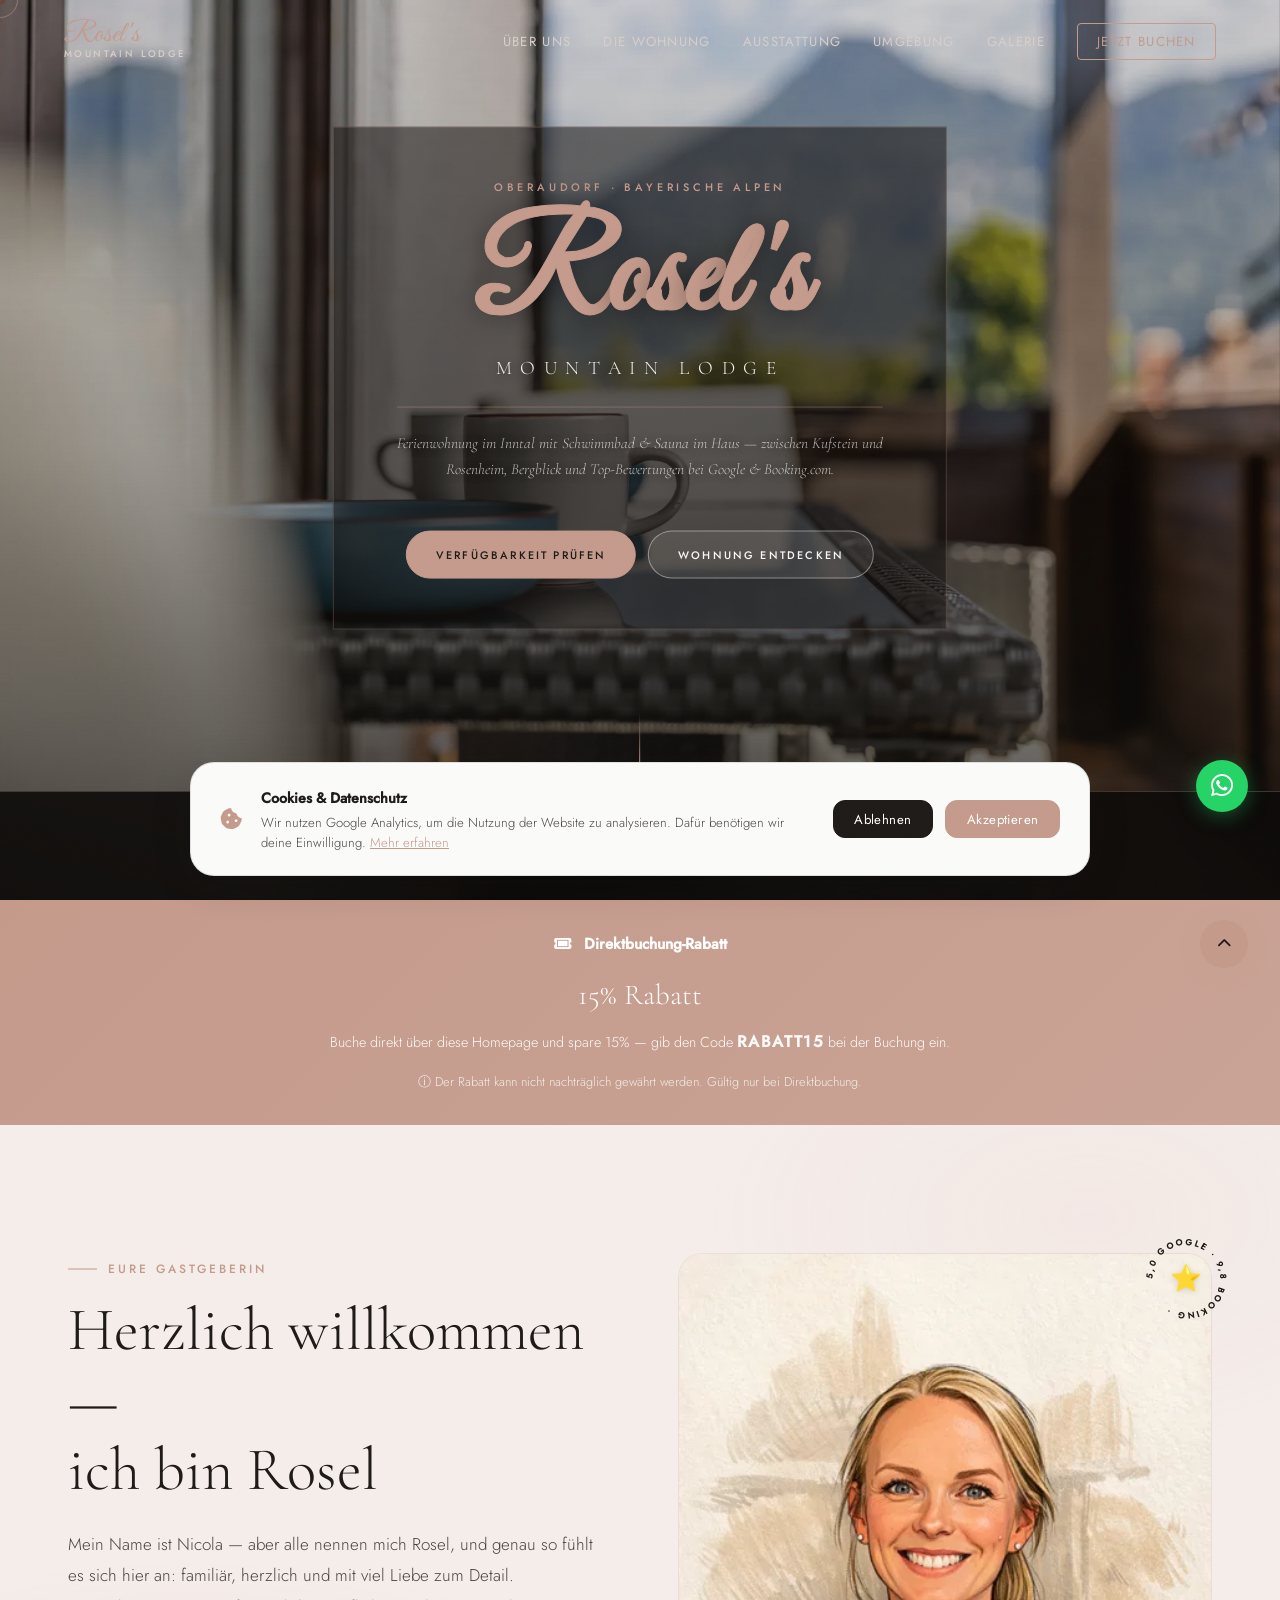
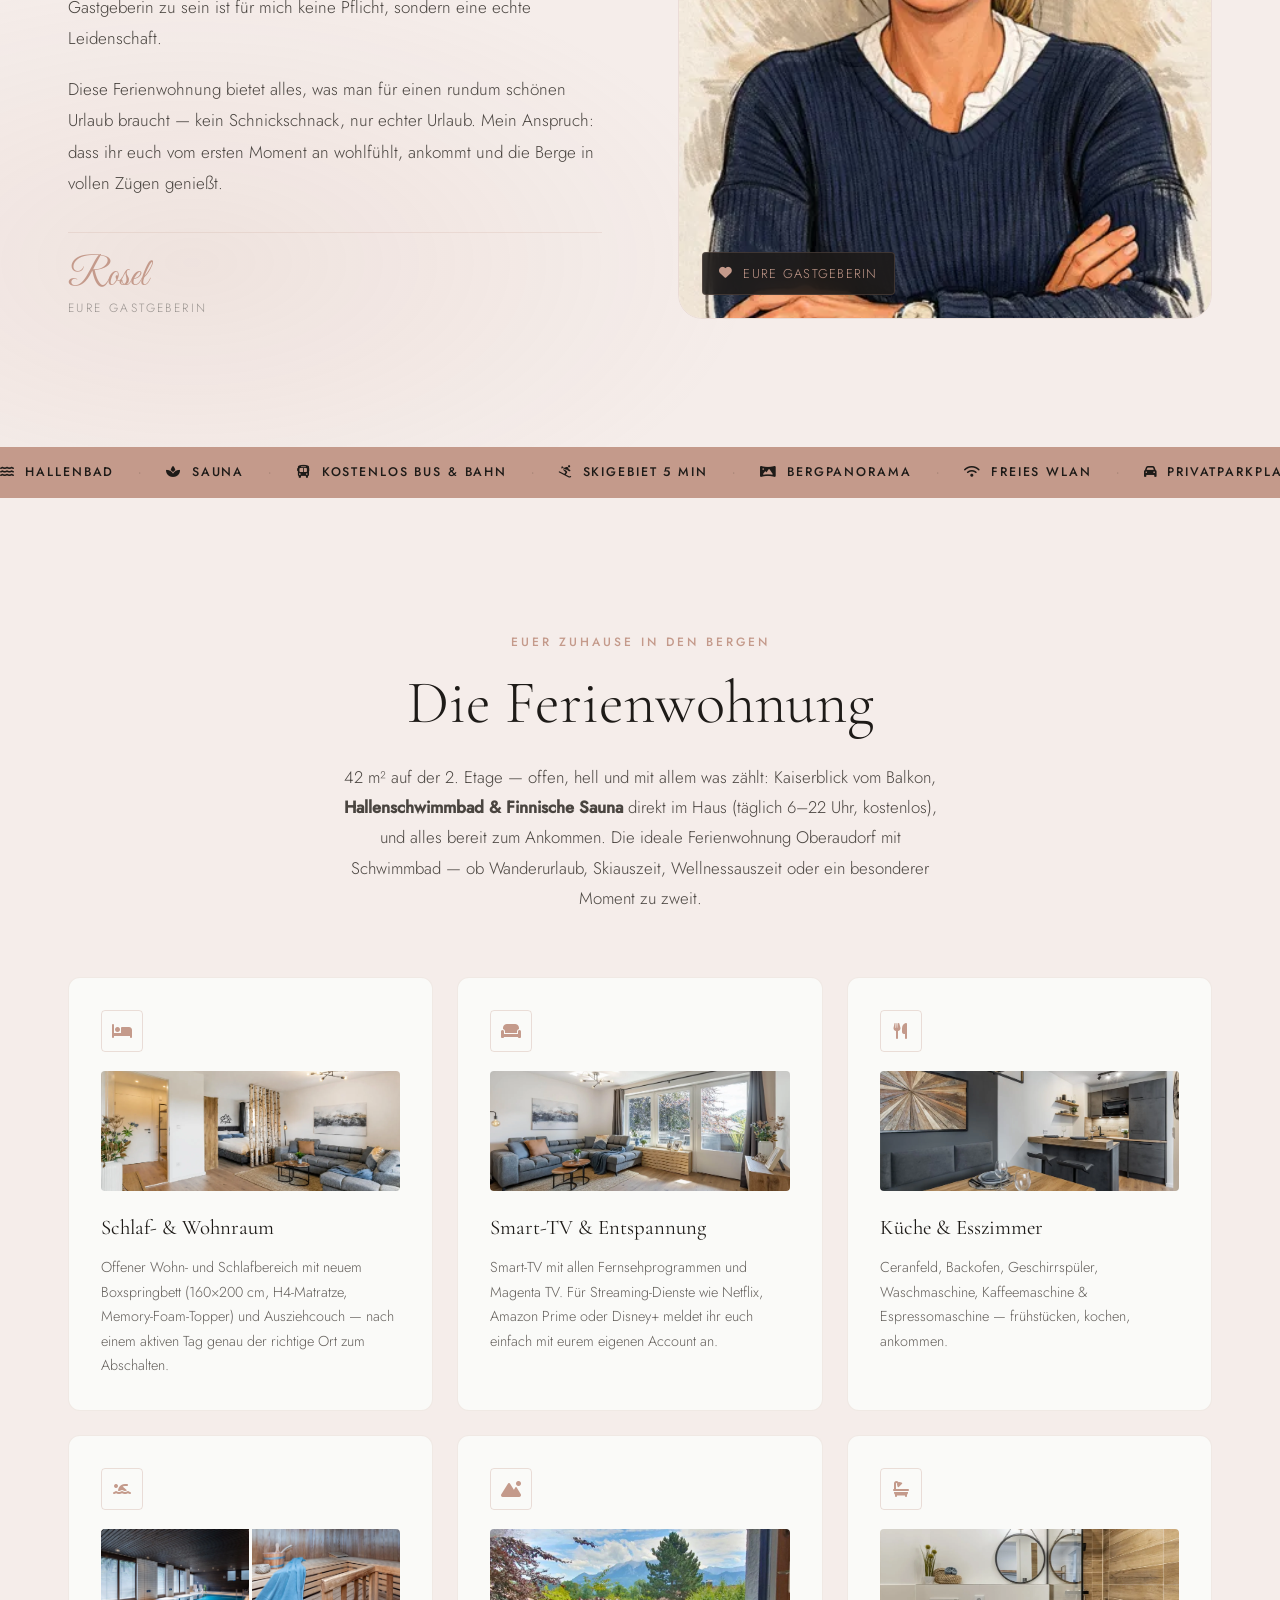
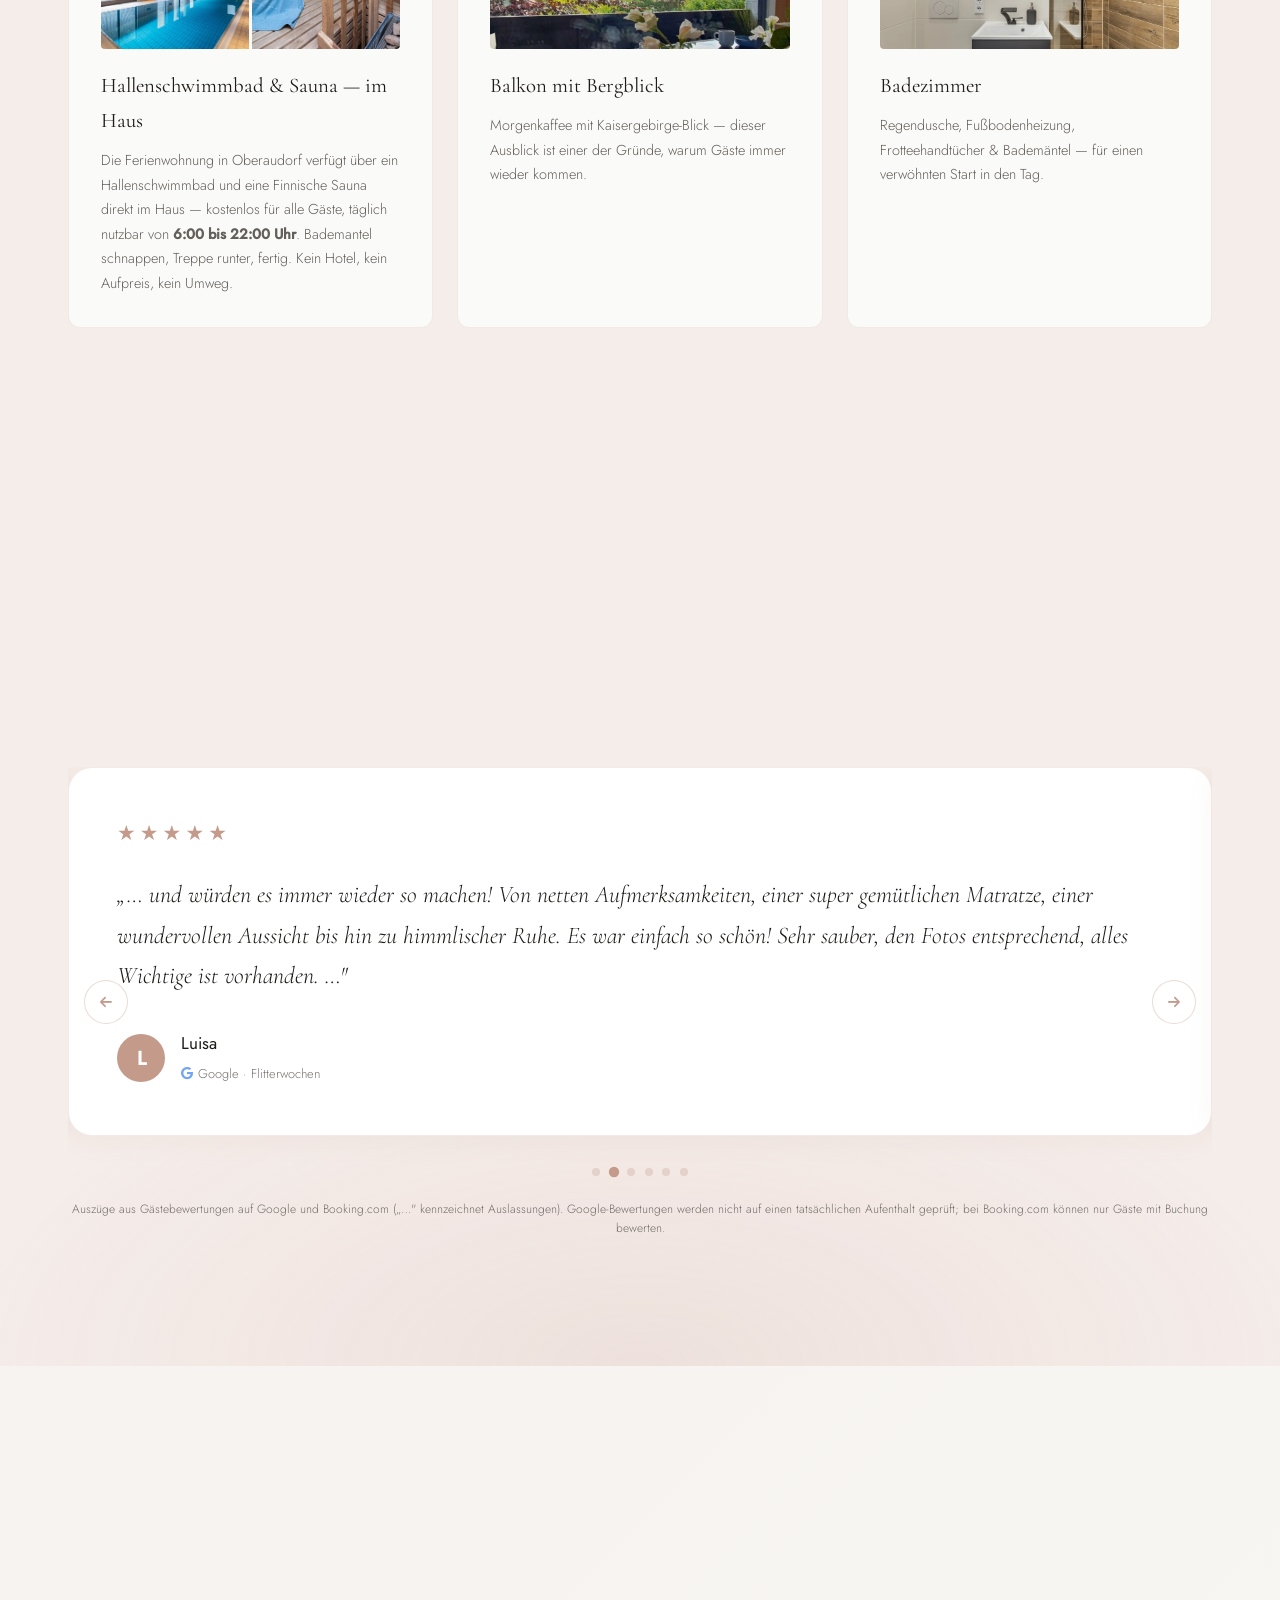
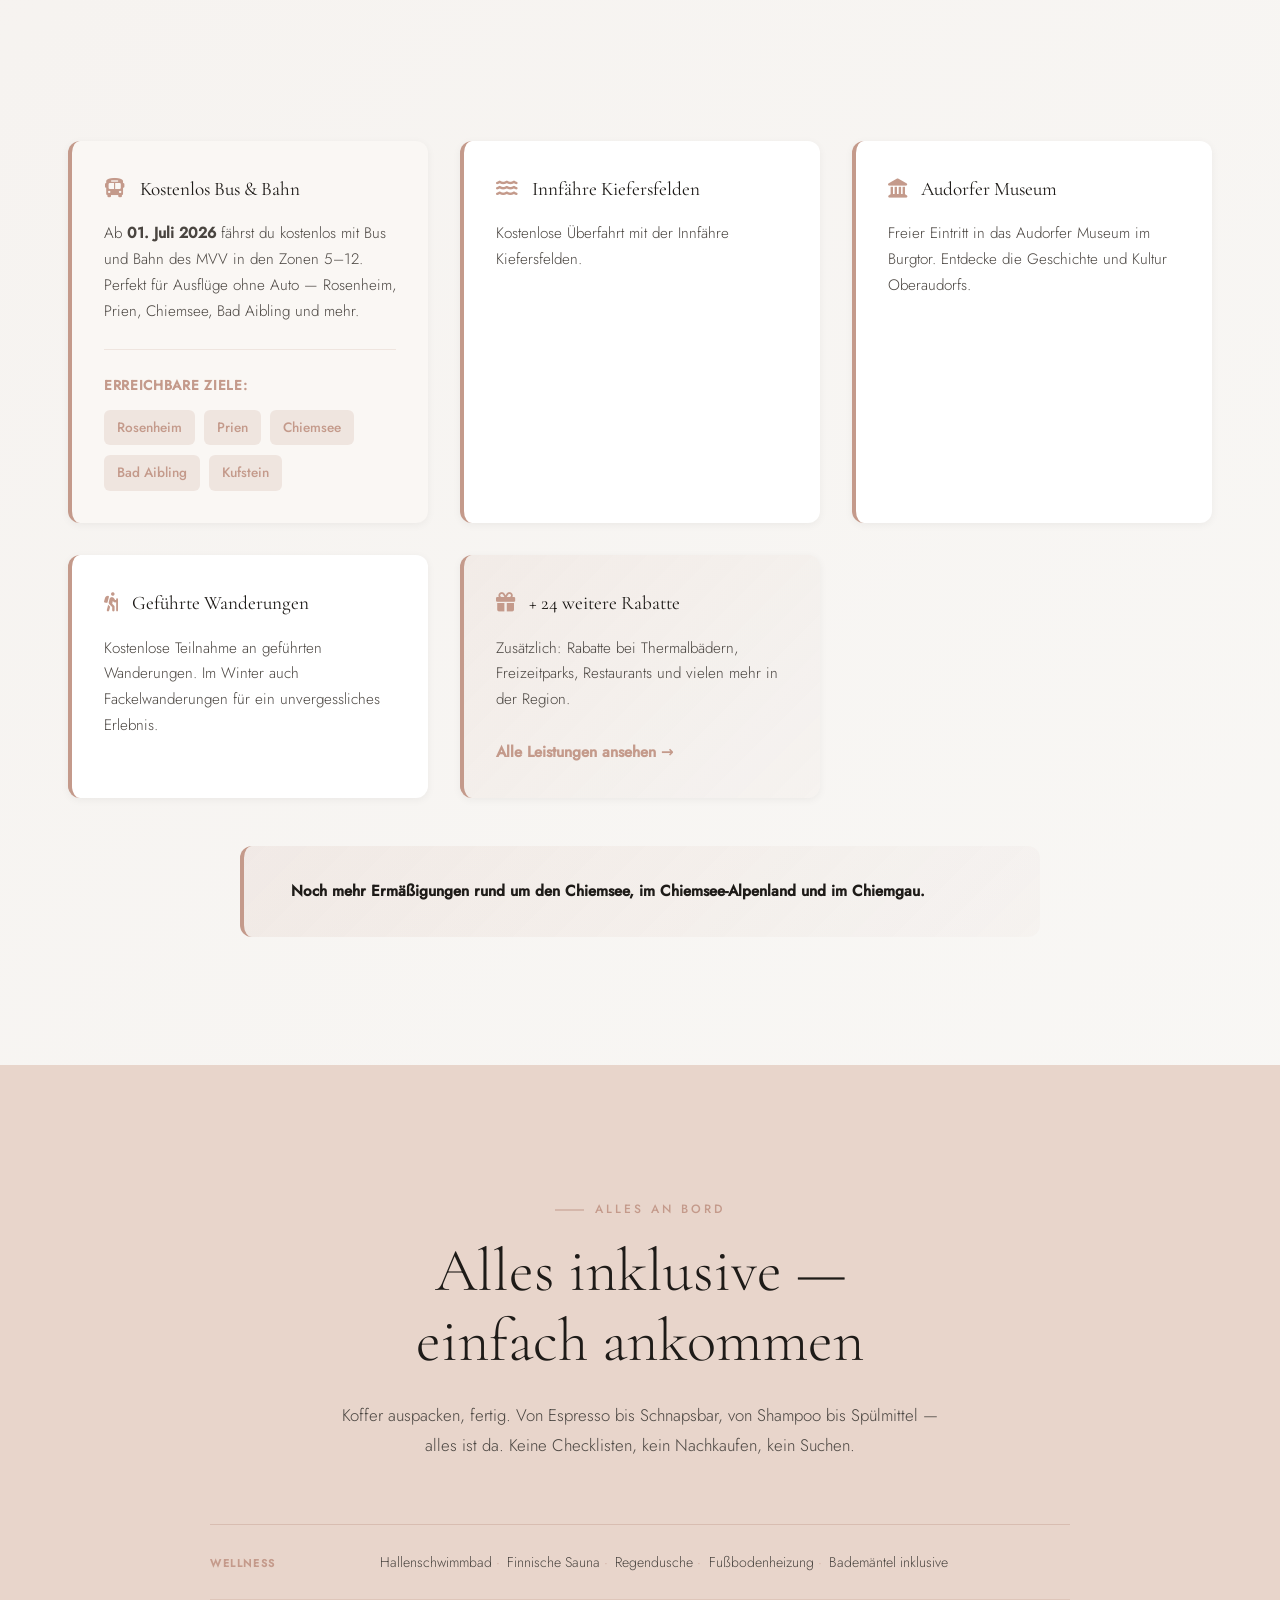
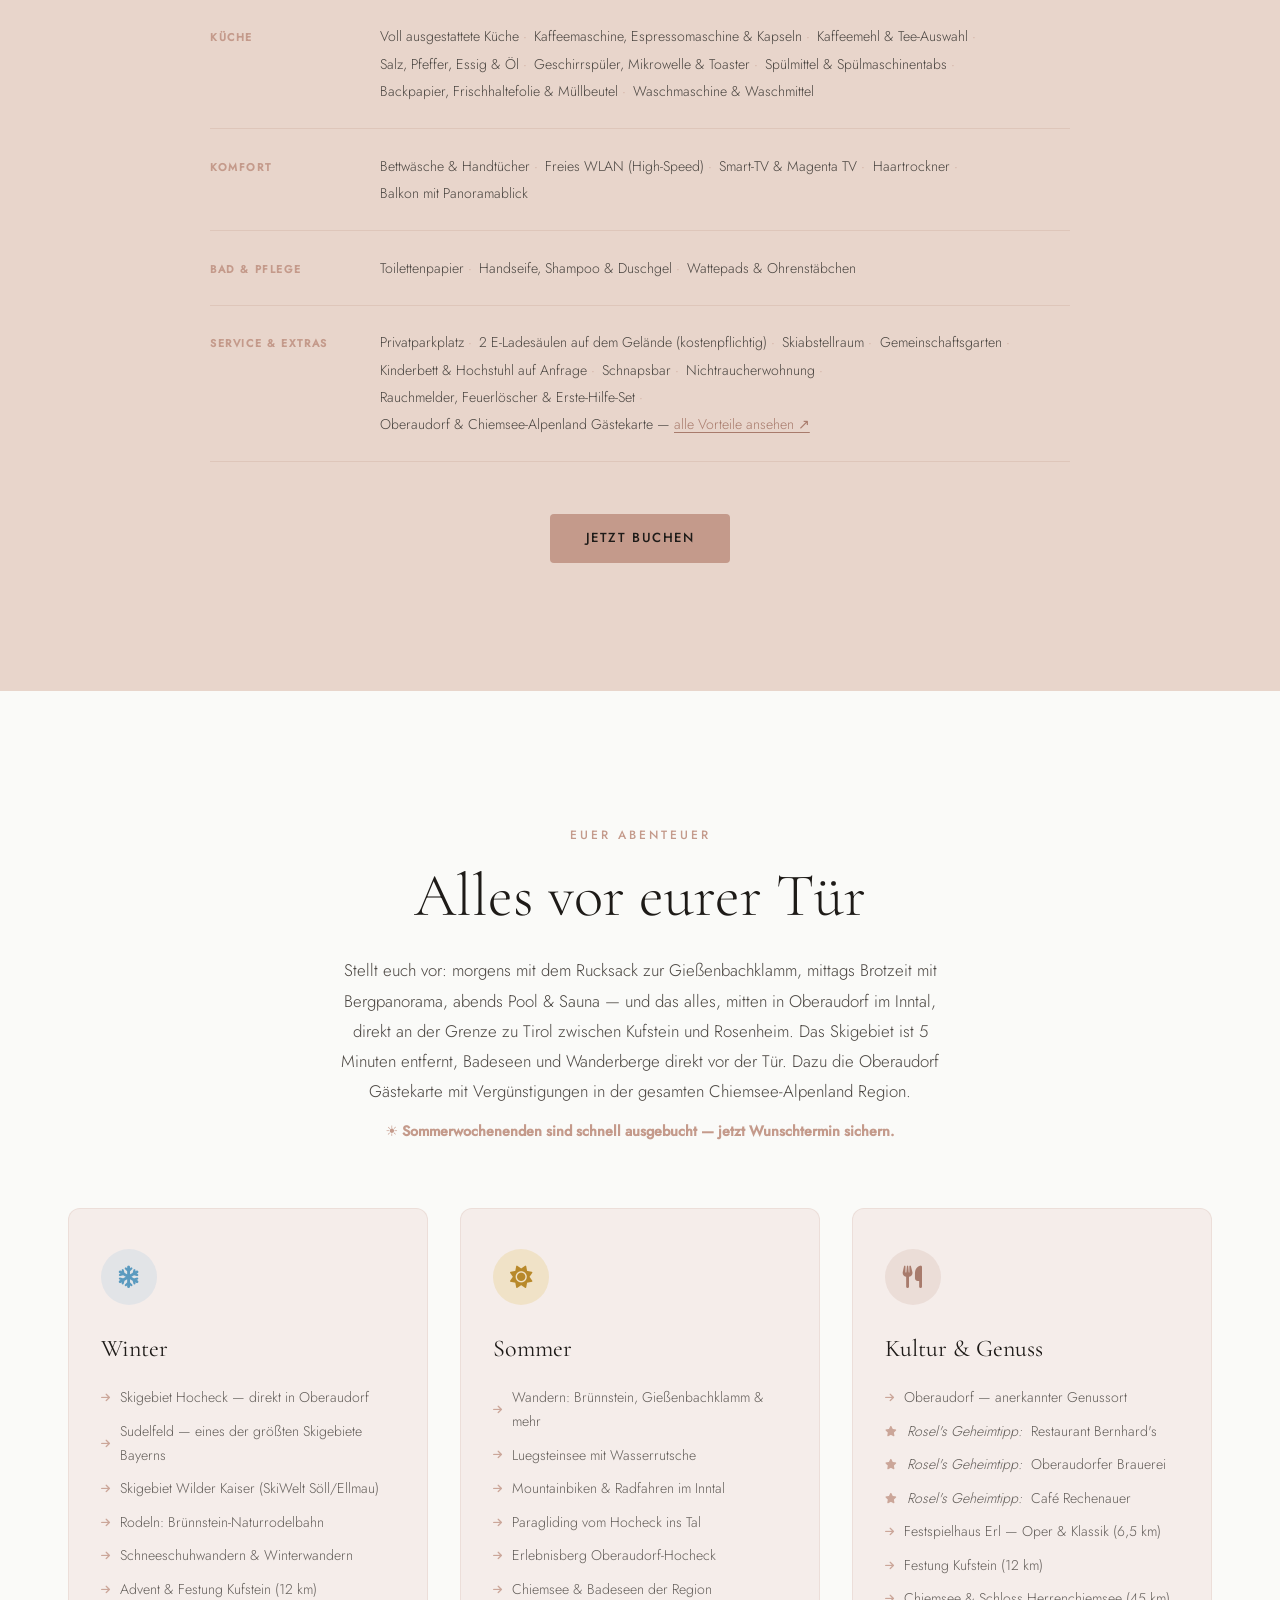
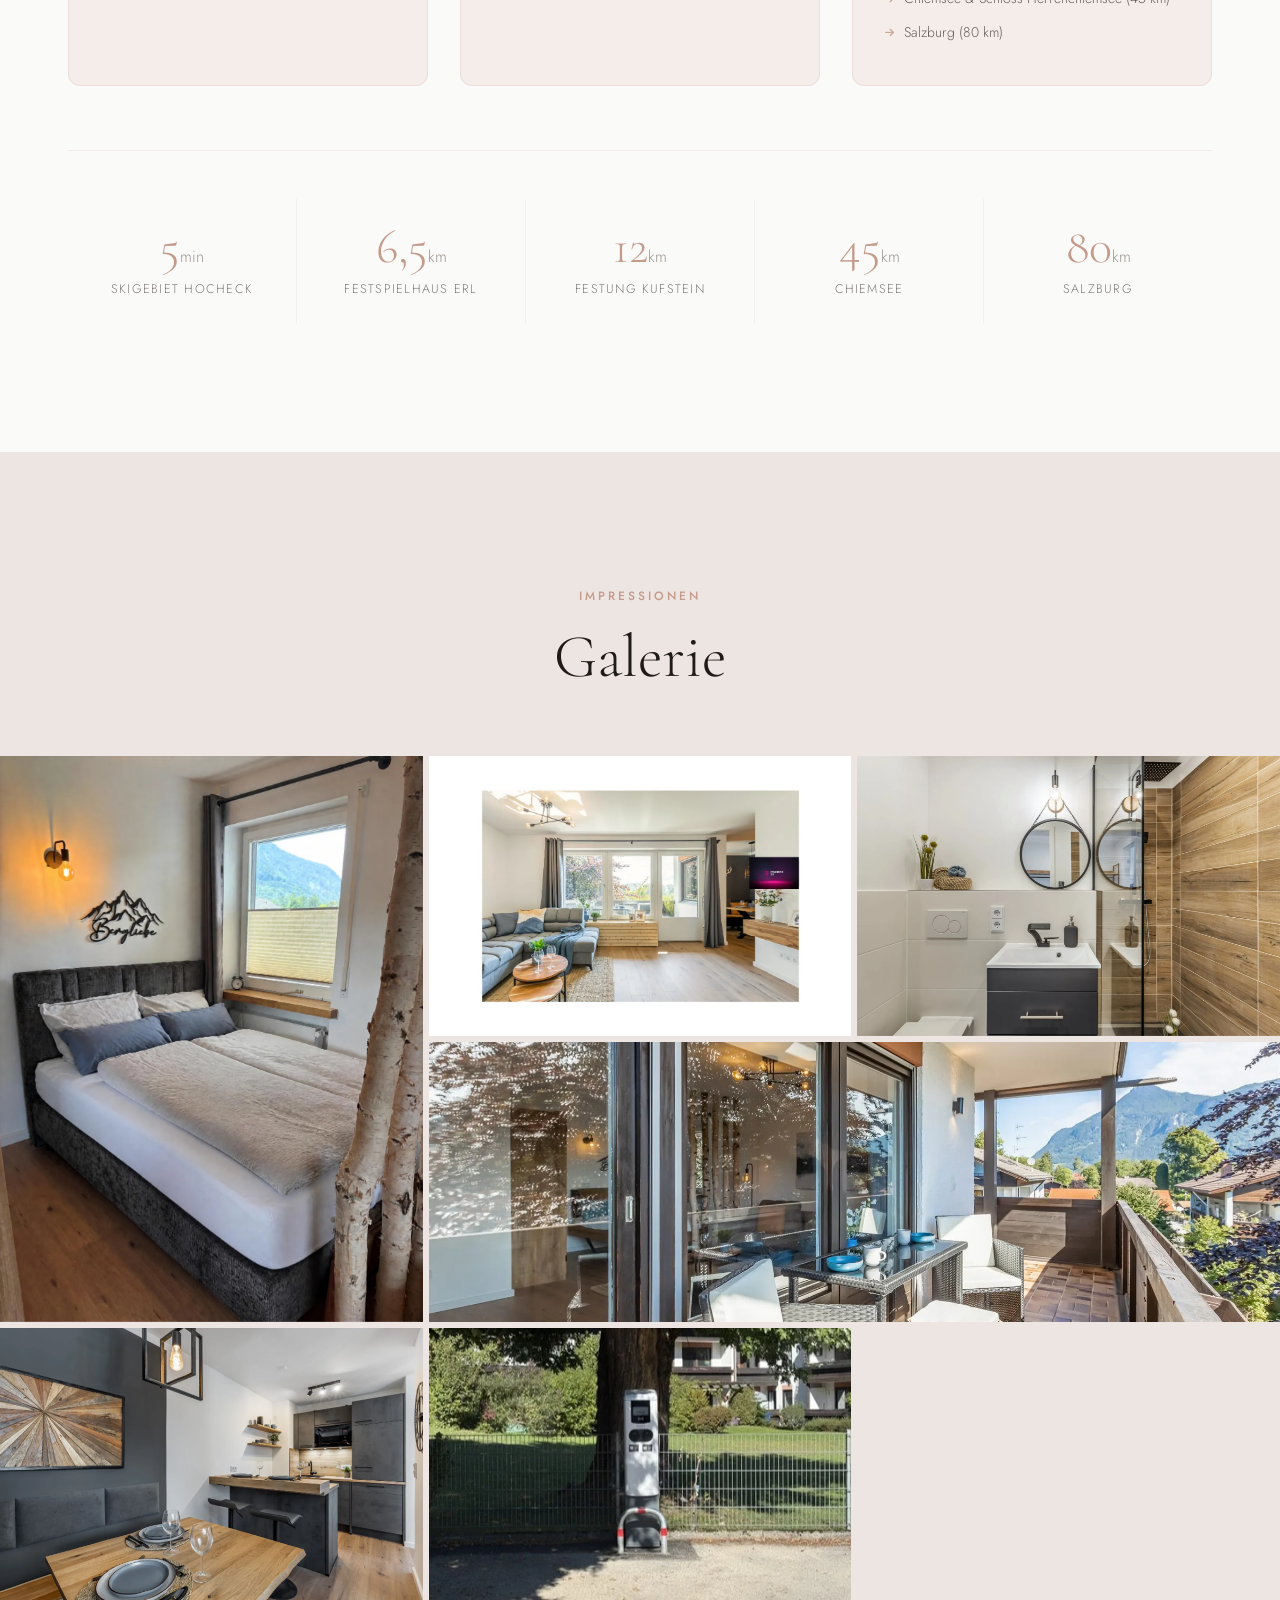
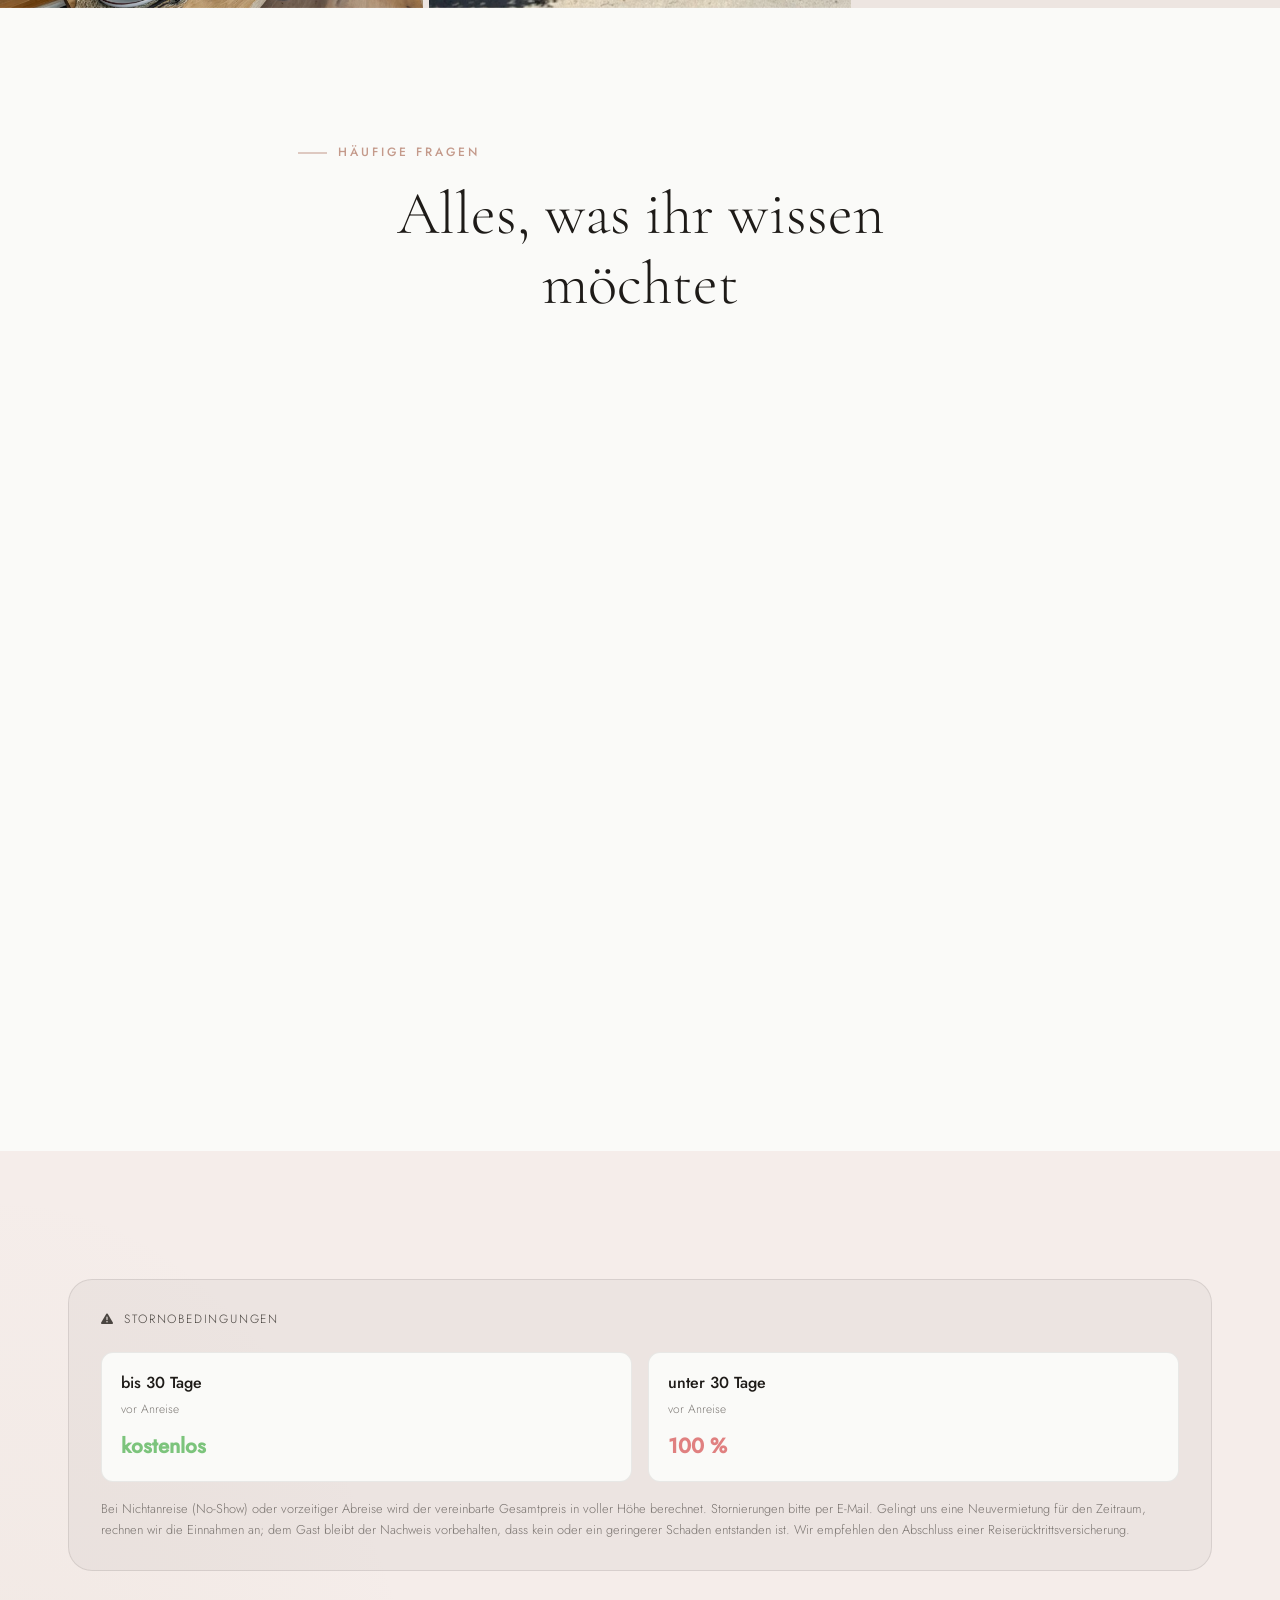
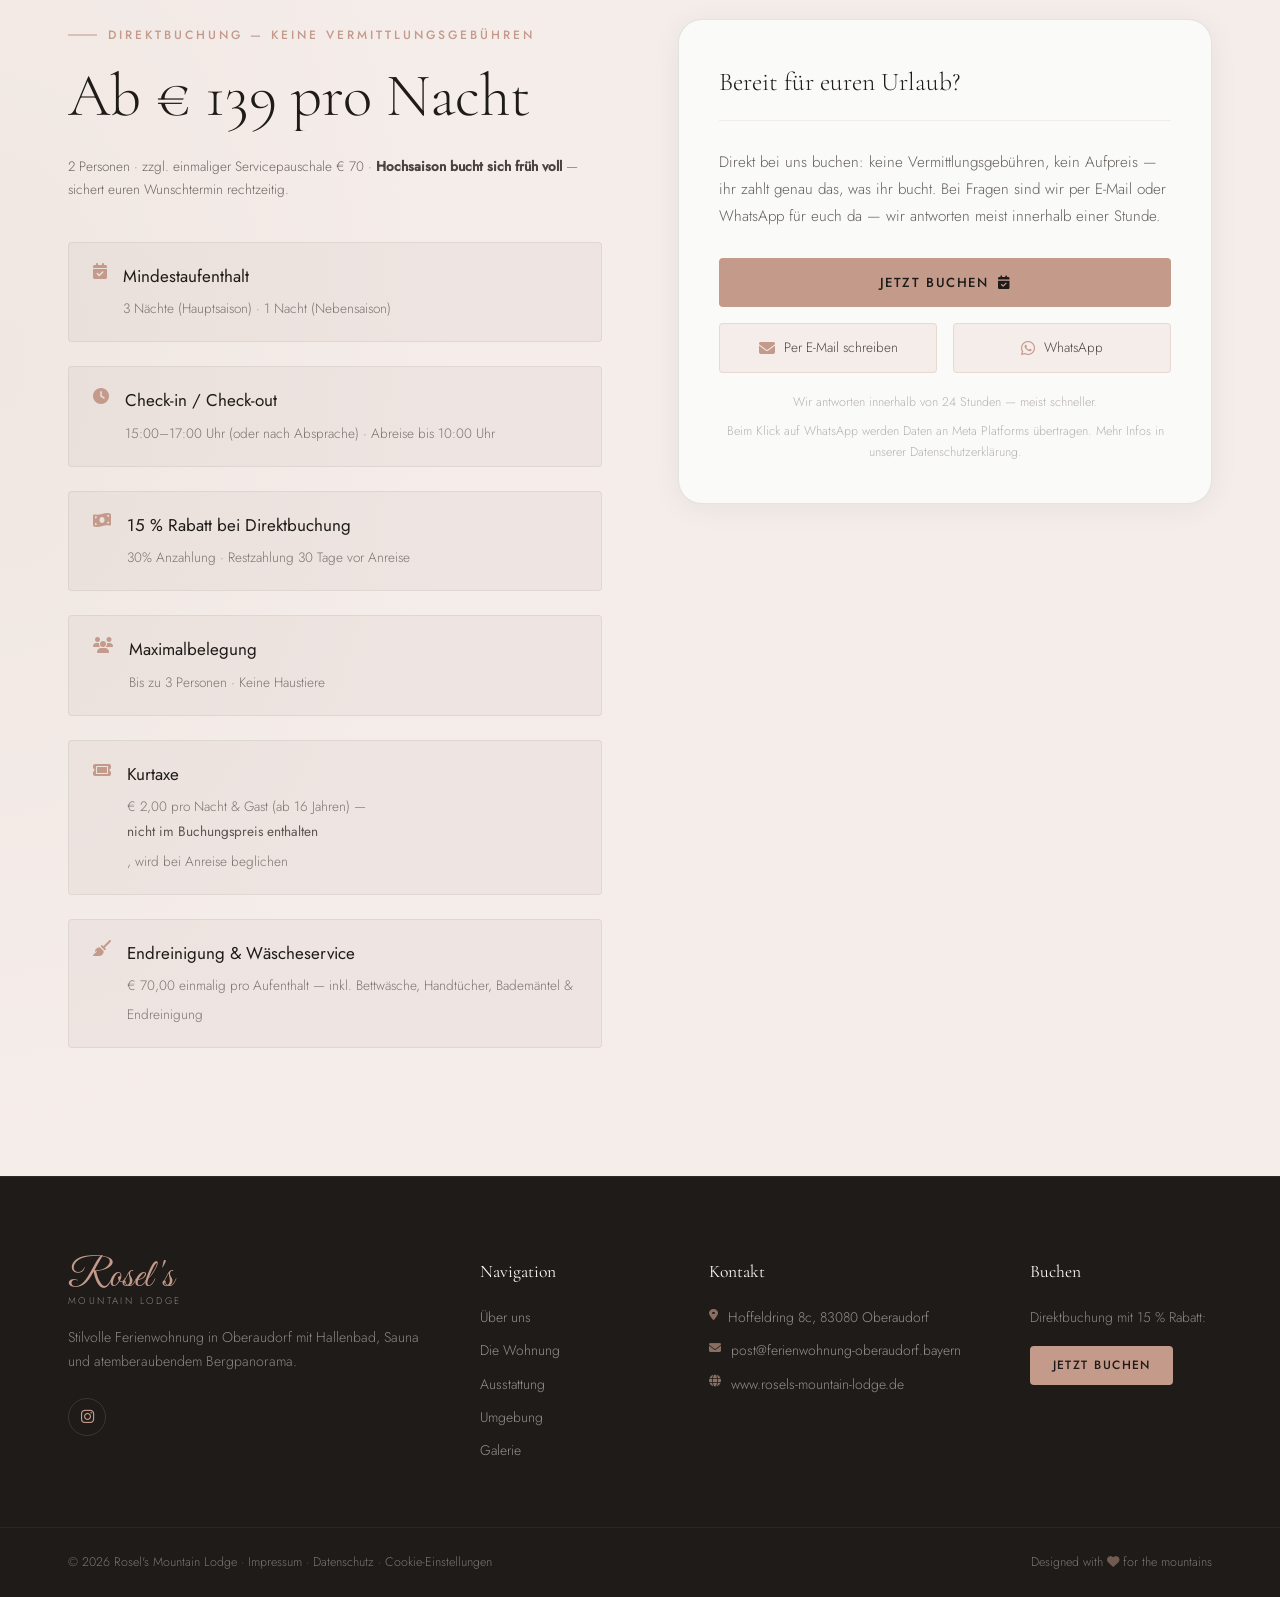
<file: index.html>
﻿<!DOCTYPE html>
<html lang="de">
<head>
  <meta charset="UTF-8" />
  <meta name="viewport" content="width=device-width, initial-scale=1.0" />
  <title>Ferienwohnung Oberaudorf mit Schwimmbad &amp; Sauna | Rosel's Mountain Lodge</title>
  <meta name="description" content="Ferienwohnung im Inntal (Region Chiemsee-Alpenland) – Oberaudorf, nahe Kufstein &amp; Rosenheim. Hallenschwimmbad &amp; Finnische Sauna direkt im Haus, kostenlos täglich 6–22 Uhr. Bergpanorama in den Bayerischen Alpen. Jetzt buchen!" />
  <link rel="canonical" href="https://rosels-mountain-lodge.de/" />
  <link rel="preload" as="image" href="assets/img/img_9790.webp" fetchpriority="high" />
  <link rel="icon" href="assets/favicon.svg" type="image/svg+xml" />

  <!-- Geo-Optimierung -->
  <meta name="geo.region" content="DE-BY" />
  <meta name="geo.placename" content="Oberaudorf, Bayern, Deutschland" />
  <meta name="geo.position" content="47.6411;12.1534" />
  <meta name="ICBM" content="47.6411, 12.1534" />

  <!-- Open Graph / Social Media -->
  <meta property="og:type" content="website" />
  <meta property="og:site_name" content="Rosel's Mountain Lodge" />
  <meta property="og:url" content="https://rosels-mountain-lodge.de/" />
  <meta property="og:title" content="Ferienwohnung Oberaudorf mit Schwimmbad &amp; Sauna | Rosel's Mountain Lodge" />
  <meta property="og:description" content="Ferienwohnung im Inntal – Oberaudorf, nahe Kufstein &amp; Rosenheim. Hallenschwimmbad &amp; Finnische Sauna direkt im Haus, kostenlos täglich 6–22 Uhr. Balkon mit Kaisergebirge-Panorama." />
  <meta property="og:image" content="https://rosels-mountain-lodge.de/assets/img/balkon-aussicht.webp" />
  <meta property="og:image:width" content="1200" />
  <meta property="og:image:height" content="630" />
  <meta property="og:locale" content="de_DE" />
  <meta name="twitter:card" content="summary_large_image" />
  <meta name="twitter:title" content="Ferienwohnung Oberaudorf mit Schwimmbad &amp; Sauna | Rosel's Mountain Lodge" />
  <meta name="twitter:description" content="Ferienwohnung im Inntal – Oberaudorf, nahe Kufstein &amp; Rosenheim. Hallenschwimmbad &amp; Finnische Sauna direkt im Haus, kostenlos täglich 6–22 Uhr. Balkon mit Kaisergebirge-Panorama." />
  <meta name="twitter:image" content="https://rosels-mountain-lodge.de/assets/img/balkon-aussicht.webp" />

  <!-- Fonts & Icons (lokal gehostet) -->
  <link rel="stylesheet" href="assets/css/fonts.css" />
  <link rel="stylesheet" href="assets/css/fontawesome.min.css" />
  <link rel="stylesheet" href="assets/css/style.css" />

  <!-- Premium Animation Libraries -->
  <script defer src="assets/js/vendor/lenis.min.js"></script>
  <script defer src="assets/js/vendor/gsap.min.js"></script>
  <script defer src="assets/js/vendor/ScrollTrigger.min.js"></script>

  <!-- Strukturierte Daten (JSON-LD) -->
  <script type="application/ld+json">
  {
    "@context": "https://schema.org",
    "@type": "LodgingBusiness",
    "name": "Rosel's Mountain Lodge",
    "description": "Ferienwohnung im Inntal (Region Chiemsee-Alpenland) in Oberaudorf mit Hallenschwimmbad und Finnischer Sauna direkt im Haus, kostenlos nutzbar täglich 6–22 Uhr. Balkon mit Kaisergebirge-Panorama. Ideal für Paare.",
    "url": "https://rosels-mountain-lodge.de/",
    "telephone": "+491754174725",
    "email": "post@ferienwohnung-oberaudorf.bayern",
    "image": "https://rosels-mountain-lodge.de/assets/img/balkon-aussicht.webp",
    "sameAs": [
      "https://www.booking.com/hotel/de/rosels-mountain-lodge-oberaudorf.html",
      "https://airbnb.de/h/rosels-mountain-lodge",
      "https://www.instagram.com/rosels.mountain.lodge/"
    ],
    "address": {
      "@type": "PostalAddress",
      "streetAddress": "Hoffeldring 8c",
      "addressLocality": "Oberaudorf",
      "postalCode": "83080",
      "addressCountry": "DE",
      "addressRegion": "Bayern"
    },
    "geo": {
      "@type": "GeoCoordinates",
      "latitude": 47.6411,
      "longitude": 12.1534
    },
    "amenityFeature": [
      { "@type": "LocationFeatureSpecification", "name": "Hallenschwimmbad", "value": true },
      { "@type": "LocationFeatureSpecification", "name": "Sauna", "value": true },
      { "@type": "LocationFeatureSpecification", "name": "Balkon mit Kaisergebirge-Blick", "value": true },
      { "@type": "LocationFeatureSpecification", "name": "Kostenloser Parkplatz", "value": true },
      { "@type": "LocationFeatureSpecification", "name": "Ladestation für Elektroautos (kostenpflichtig)", "value": true },
      { "@type": "LocationFeatureSpecification", "name": "WLAN", "value": true },
      { "@type": "LocationFeatureSpecification", "name": "Waschmaschine", "value": true }
    ],
    "numberOfRooms": 1,
    "petsAllowed": false,
    "priceRange": "€€",
    "areaServed": [
      "Oberaudorf", "Kaisergebirge", "Inn-Valley", "Kufstein", "Rosenheim", "Chiemgau"
    ],
    "aggregateRating": {
      "@type": "AggregateRating",
      "ratingValue": "9.8",
      "reviewCount": "15",
      "bestRating": "10",
      "worstRating": "1"
    }
  }
  </script>

  <script type="application/ld+json">
  {
    "@context": "https://schema.org",
    "@type": "FAQPage",
    "mainEntity": [
      {
        "@type": "Question",
        "name": "Was kostet die Wohnung pro Nacht?",
        "acceptedAnswer": {
          "@type": "Answer",
          "text": "Der Preis startet ab 139 € pro Nacht für 2 Personen. In der Hauptsaison variieren die Preise je nach Zeitraum — aktuell verfügbare Preise und freie Termine seht ihr direkt im Buchungskalender. Bei Direktbuchung über diese Website gibt es mit dem Code RABATT15 15% Rabatt. Zusätzlich fällt einmalig eine Servicepauschale von 70 € an (inkl. Endreinigung, Bettwäsche, Handtücher & Bademäntel). Die Kurtaxe (€ 2,00/Nacht/Gast ab 16 Jahren) ist nicht im Buchungspreis enthalten und wird bei Anreise beglichen."
        }
      },
      {
        "@type": "Question",
        "name": "Wie läuft die Buchung ab?",
        "acceptedAnswer": {
          "@type": "Answer",
          "text": "Einfach auf den Jetzt-buchen-Button klicken und den Wunschzeitraum direkt im Buchungskalender auswählen — die Buchung läuft komplett online. Bei Fragen ist Rosel per E-Mail (post@ferienwohnung-oberaudorf.bayern) oder WhatsApp (+49 175 4174725) erreichbar."
        }
      },
      {
        "@type": "Question",
        "name": "Wie viele Personen können in der Wohnung schlafen?",
        "acceptedAnswer": {
          "@type": "Answer",
          "text": "Die Wohnung ist für 2 Personen ausgelegt. Eine dritte Person ist gegen einen Aufpreis von 30 €/Nacht möglich. Für Familien mit kleinen Kindern stehen auf Anfrage Kinderbett und Hochstuhl bereit."
        }
      },
      {
        "@type": "Question",
        "name": "Ab wann ist die Anreise möglich, wann ist die Abreise?",
        "acceptedAnswer": {
          "@type": "Answer",
          "text": "Check-in ist ab 15:00 Uhr möglich, Check-out bis 10:00 Uhr. Bei Wunsch nach flexiblen Zeiten bitte direkt anfragen."
        }
      },
      {
        "@type": "Question",
        "name": "Können wir das Hallenschwimmbad und die Sauna nutzen?",
        "acceptedAnswer": {
          "@type": "Answer",
          "text": "Ja! Das Hallenschwimmbad und die Finnische Sauna in Oberaudorf stehen als Gemeinschaftseinrichtungen direkt im Haus zur Verfügung — kostenlos für alle Gäste, täglich von 6:00 bis 22:00 Uhr. Bademäntel und Handtücher sind inklusive. Kinder bitte nur in Begleitung Erwachsener."
        }
      },
      {
        "@type": "Question",
        "name": "Gibt es Parkmöglichkeiten?",
        "acceptedAnswer": {
          "@type": "Answer",
          "text": "Ja, ein kostenloser Privatparkplatz direkt am Haus steht zur Verfügung. Auf dem Gelände gibt es außerdem 2 E-Ladesäulen für Elektroautos: kostenpflichtig, Abrechnung pro kWh über die Energiewelten Oberaudorf."
        }
      }
    ]
  }
  </script>
</head>
<body>

  <!-- ═══════════════════════════ LOADER ═══════════════════════════ -->
  <div class="loader" id="loader">
    <div class="loader__curtain loader__curtain--top"></div>
    <div class="loader__curtain loader__curtain--bottom"></div>
    <div class="loader__inner">
      <span class="loader__script">Rosel's</span>
      <div class="loader__bar"></div>
    </div>
  </div>

  <!-- ═══════════════════════════ CURSOR ═══════════════════════════ -->
  <div class="cursor" id="cursor"></div>
  <div class="cursor-follower" id="cursorFollower"></div>

  <!-- ═══════════════════════════ NAV ═══════════════════════════ -->
  <nav class="nav" id="nav">
    <a href="index.html" class="nav__logo">
      <span class="nav__logo-script">Rosel's</span>
      <span class="nav__logo-text">MOUNTAIN LODGE</span>
    </a>
    <ul class="nav__links">
      <li><a href="#ueber-uns" class="nav__link">Über uns</a></li>
      <li><a href="ferienwohnung.html" class="nav__link">Die Wohnung</a></li>
      <li><a href="#ausstattung" class="nav__link">Ausstattung</a></li>
      <li><a href="#umgebung" class="nav__link">Umgebung</a></li>
      <li><a href="#galerie" class="nav__link">Galerie</a></li>
      <li><a href="ferienwohnung.html#buchung" class="nav__link nav__link--cta">Jetzt buchen</a></li>
    </ul>
    <button class="nav__burger" id="navBurger" aria-label="Menü">
      <span></span><span></span><span></span>
    </button>
  </nav>

  <!-- Mobile Menu -->
  <div class="mobile-menu" id="mobileMenu">
    <ul>
      <li><a href="#ueber-uns">Über uns</a></li>
      <li><a href="ferienwohnung.html">Die Wohnung</a></li>
      <li><a href="#ausstattung">Ausstattung</a></li>
      <li><a href="#umgebung">Umgebung</a></li>
      <li><a href="#galerie">Galerie</a></li>
      <li><a href="ferienwohnung.html#buchung">Jetzt buchen</a></li>
    </ul>
  </div>

  <!-- ═══════════════════════════ HERO ═══════════════════════════ -->
  <section class="hero" id="hero">
    <div class="hero__parallax-bg"></div>
    <div class="hero__parallax-mid"></div>
    <div id="particles" class="hero__particles"></div>

    <div class="hero__card">
      <span class="hero__card-eyebrow">Oberaudorf · Bayerische Alpen</span>
      <h1 style="margin:0;padding:0;display:contents;">
        <span class="hero__card-script">Rosel&thinsp;'s</span>
        <span class="hero__card-lodge">Mountain Lodge</span>
        <span style="position:absolute;width:1px;height:1px;overflow:hidden;clip:rect(0,0,0,0);">Ferienwohnung Oberaudorf mit Hallenschwimmbad &amp; Sauna</span>
      </h1>
      <div class="hero__card-divider"></div>
      <span class="hero__card-tagline hero__card-tagline--long">Ferienwohnung im Inntal mit Schwimmbad &amp; Sauna im Haus — zwischen Kufstein und Rosenheim, Bergblick und Top-Bewertungen bei Google &amp; Booking.com.</span>
      <span class="hero__card-tagline hero__card-tagline--short">Hallenschwimmbad &amp; Sauna im Haus · Bergblick · Top-Bewertungen</span>
      <div class="hero__card-actions">
        <a href="ferienwohnung.html#buchung" class="hero__card-btn hero__card-btn--primary">Verfügbarkeit prüfen</a>
        <a href="ferienwohnung.html" class="hero__card-btn hero__card-btn--ghost">Wohnung entdecken</a>
      </div>
    </div>

    <div class="hero__scroll-hint">
      <div class="hero__scroll-line"></div>
      <span>Scrollen</span>
    </div>

    <div class="hero__stats">
      <div class="hero__stat">
        <div class="hero__stat-value">
          <span class="hero__stat-num" data-count="3">0</span>
        </div>
        <span class="hero__stat-label">Gäste</span>
      </div>
      <div class="hero__stat-divider"></div>
      <div class="hero__stat">
        <div class="hero__stat-value">
          <span class="hero__stat-num" data-count="42">0</span><span class="hero__stat-suffix">m²</span>
        </div>
        <span class="hero__stat-label">Wohnfläche</span>
      </div>
      <div class="hero__stat-divider"></div>
      <div class="hero__stat">
        <div class="hero__stat-value">
          <span class="hero__stat-num" data-count="5">0</span><span class="hero__stat-suffix">min</span>
        </div>
        <span class="hero__stat-label">zum Skigebiet</span>
      </div>
      <div class="hero__stat-divider"></div>
      <div class="hero__stat">
        <div class="hero__stat-value">
          <span class="hero__stat-num">9,8</span><span class="hero__stat-suffix">/10</span>
        </div>
        <span class="hero__stat-label">Booking.com · 15 Bewertungen</span>
      </div>
    </div>
  </section>

  <!-- ═══════════════════════════ RABATT-BANNER ═══════════════════════════ -->
  <div style="background: linear-gradient(135deg, var(--rose) 0%, rgba(196,154,139,0.9) 100%); padding: 2rem; text-align: center; margin: 0;">
    <div class="container">
      <p style="color: #fff; font-family: var(--font-sans); font-size: 0.95rem; margin: 0 0 0.8rem 0;">
        <i class="fa-solid fa-ticket" style="margin-right: 0.5rem;"></i>
        <strong>Direktbuchung-Rabatt</strong>
      </p>
      <p style="color: #fff; font-family: var(--font-serif); font-size: 1.8rem; font-weight: 300; margin: 0 0 0.5rem 0;">
        15% Rabatt
      </p>
      <p style="color: rgba(255,255,255,0.95); font-family: var(--font-sans); font-size: 0.9rem; margin: 0 0 1rem 0;">
        Buche direkt über diese Homepage und spare 15% — gib den Code <strong style="font-size: 1rem; letter-spacing: 0.1em;">RABATT15</strong> bei der Buchung ein.
      </p>
      <p style="color: rgba(255,255,255,0.8); font-family: var(--font-sans); font-size: 0.8rem; margin: 0;">
        ⓘ Der Rabatt kann nicht nachträglich gewährt werden. Gültig nur bei Direktbuchung.
      </p>
    </div>
  </div>

  <!-- ═══════════════════════════ ÜBER UNS ═══════════════════════════ -->
  <section class="section about" id="ueber-uns">
    <div class="container">
      <div class="about__grid">
        <div class="about__text">
          <div class="section__eyebrow reveal-left">Eure Gastgeberin</div>
          <h2 class="section__title reveal-left">Herzlich willkommen —<br /><em>ich bin Rosel</em></h2>
          <p class="about__body reveal-left">
            Mein Name ist Nicola — aber alle nennen mich Rosel, und genau so fühlt es sich hier an: familiär, herzlich und mit viel Liebe zum Detail. Gastgeberin zu sein ist für mich keine Pflicht, sondern eine echte Leidenschaft.
          </p>
          <p class="about__body reveal-left">
            Diese Ferienwohnung bietet alles, was man für einen rundum schönen Urlaub braucht — kein Schnickschnack, nur echter Urlaub. Mein Anspruch: dass ihr euch vom ersten Moment an wohlfühlt, ankommt und die Berge in vollen Zügen genießt.
          </p>
          <div class="about__signature reveal-left">
            <span class="about__signature-script">Rosel</span>
            <span class="about__signature-title">Eure Gastgeberin</span>
          </div>
        </div>
        <div class="about__visual reveal-right">
          <div class="about__img-frame">
            <div class="about__img-inner">
              <div class="about__img-placeholder">
                <img loading="lazy" decoding="async" src="assets/img/nicola-comic.webp" alt="Rosel — Eure Gastgeberin" style="width:100%;height:100%;object-fit:cover;object-position:center top;display:block;" />
              </div>
            </div>
            <div class="about__img-tag">
              <i class="fa-solid fa-heart"></i>
              <span>Eure Gastgeberin</span>
            </div>
          </div>
          <div class="about__badge">
            <svg class="about__badge-svg" viewBox="0 0 100 100" aria-hidden="true">
              <defs>
                <path id="badgeCircle" d="M 50,50 m -34,0 a 34,34 0 1,1 68,0 a 34,34 0 1,1 -68,0"/>
              </defs>
              <text font-size="8.5" fill="#1E1B18" font-family="Jost,sans-serif" font-weight="600" letter-spacing="2.2" text-transform="uppercase">
                <textPath href="#badgeCircle">5,0 GOOGLE · 9,8 BOOKING ·</textPath>
              </text>
            </svg>
            <span class="about__badge-star">⭐</span>
          </div>
        </div>
      </div>
    </div>
  </section>

  <!-- ═══════════════════════════ HIGHLIGHT BAND ═══════════════════════════ -->
  <div class="highlight-band">
    <div class="highlight-band__track">
      <div class="highlight-band__item"><i class="fa-solid fa-water"></i> Hallenbad</div>
      <div class="highlight-band__sep">·</div>
      <div class="highlight-band__item"><i class="fa-solid fa-spa"></i> Sauna</div>
      <div class="highlight-band__sep">·</div>
      <div class="highlight-band__item"><i class="fa-solid fa-bus"></i> Kostenlos Bus &amp; Bahn</div>
      <div class="highlight-band__sep">·</div>
      <div class="highlight-band__item"><i class="fa-solid fa-person-skiing"></i> Skigebiet 5 min</div>
      <div class="highlight-band__sep">·</div>
      <div class="highlight-band__item"><i class="fa-solid fa-panorama"></i> Bergpanorama</div>
      <div class="highlight-band__sep">·</div>
      <div class="highlight-band__item"><i class="fa-solid fa-wifi"></i> Freies WLAN</div>
      <div class="highlight-band__sep">·</div>
      <div class="highlight-band__item"><i class="fa-solid fa-car"></i> Privatparkplatz</div>
      <div class="highlight-band__sep">·</div>
      <div class="highlight-band__item"><i class="fa-solid fa-charging-station"></i> E-Ladesäulen</div>
      <div class="highlight-band__sep">·</div>
      <div class="highlight-band__item"><i class="fa-solid fa-sun"></i> Balkon mit Bergblick</div>
      <div class="highlight-band__sep">·</div>
      <div class="highlight-band__item"><i class="fa-solid fa-water"></i> Hallenbad</div>
      <div class="highlight-band__sep">·</div>
      <div class="highlight-band__item"><i class="fa-solid fa-spa"></i> Sauna</div>
      <div class="highlight-band__sep">·</div>
      <div class="highlight-band__item"><i class="fa-solid fa-bus"></i> Kostenlos Bus &amp; Bahn</div>
      <div class="highlight-band__sep">·</div>
      <div class="highlight-band__item"><i class="fa-solid fa-person-skiing"></i> Skigebiet 5 min</div>
      <div class="highlight-band__sep">·</div>
      <div class="highlight-band__item"><i class="fa-solid fa-panorama"></i> Bergpanorama</div>
      <div class="highlight-band__sep">·</div>
      <div class="highlight-band__item"><i class="fa-solid fa-wifi"></i> Freies WLAN</div>
      <div class="highlight-band__sep">·</div>
      <div class="highlight-band__item"><i class="fa-solid fa-car"></i> Privatparkplatz</div>
      <div class="highlight-band__sep">·</div>
      <div class="highlight-band__item"><i class="fa-solid fa-charging-station"></i> E-Ladesäulen</div>
      <div class="highlight-band__sep">·</div>
      <div class="highlight-band__item"><i class="fa-solid fa-bus"></i> Kostenlos Bus &amp; Bahn</div>
      <div class="highlight-band__sep">·</div>
      <div class="highlight-band__item"><i class="fa-solid fa-sun"></i> Balkon mit Bergblick</div>
    </div>
  </div>

  <!-- ═══════════════════════════ DIE WOHNUNG ═══════════════════════════ -->
  <section class="section apartment" id="wohnung">
    <div class="container">
      <div class="section__header center">
        <div class="section__eyebrow reveal-up">Euer Zuhause in den Bergen</div>
        <h2 class="section__title reveal-up">Die <em>Ferienwohnung</em></h2>
        <p class="section__intro reveal-up">42 m² auf der 2. Etage — offen, hell und mit allem was zählt: Kaiserblick vom Balkon, <strong>Hallenschwimmbad &amp; Finnische Sauna</strong> direkt im Haus (täglich 6–22 Uhr, kostenlos), und alles bereit zum Ankommen. Die ideale Ferienwohnung Oberaudorf mit Schwimmbad — ob Wanderurlaub, Skiauszeit, Wellnessauszeit oder ein besonderer Moment zu zweit.</p>
      </div>

      <div class="apartment__grid">
        <div class="apartment__card reveal-up" style="--delay:0s">
          <div class="apartment__card-icon">
            <i class="fa-solid fa-bed"></i>
          </div>
          <div class="apartment__card-visual">
            <div class="apt-illustration bedroom"></div>
          </div>
          <h3>Schlaf- &amp; Wohnraum</h3>
          <p>Offener Wohn- und Schlafbereich mit neuem Boxspringbett (160×200 cm, H4-Matratze, Memory-Foam-Topper) und Ausziehcouch — nach einem aktiven Tag genau der richtige Ort zum Abschalten.</p>
        </div>

        <div class="apartment__card reveal-up" style="--delay:0.1s">
          <div class="apartment__card-icon">
            <i class="fa-solid fa-couch"></i>
          </div>
          <div class="apartment__card-visual">
            <div class="apt-illustration living"></div>
          </div>
          <h3>Smart-TV &amp; Entspannung</h3>
          <p>Smart-TV mit allen Fernsehprogrammen und Magenta TV. Für Streaming-Dienste wie Netflix, Amazon Prime oder Disney+ meldet ihr euch einfach mit eurem eigenen Account an.</p>
        </div>

        <div class="apartment__card reveal-up" style="--delay:0.2s">
          <div class="apartment__card-icon">
            <i class="fa-solid fa-utensils"></i>
          </div>
          <div class="apartment__card-visual">
            <div class="apt-illustration kitchen"></div>
          </div>
          <h3>Küche & Esszimmer</h3>
          <p>Ceranfeld, Backofen, Geschirrspüler, Waschmaschine, Kaffeemaschine &amp; Espressomaschine — frühstücken, kochen, ankommen.</p>
        </div>

        <div class="apartment__card reveal-up" style="--delay:0.3s">
          <div class="apartment__card-icon">
            <i class="fa-solid fa-person-swimming"></i>
          </div>
          <div class="apartment__card-visual">
            <div class="apt-illustration apt-illustration--split">
              <img src="assets/img/pool2.webp" alt="Hallenschwimmbad" loading="lazy">
              <img src="assets/img/sauna.webp" alt="Finnische Sauna" loading="lazy">
            </div>
          </div>
          <h3>Hallenschwimmbad &amp; Sauna — im Haus</h3>
          <p>Die Ferienwohnung in Oberaudorf verfügt über ein Hallenschwimmbad und eine Finnische Sauna direkt im Haus — kostenlos für alle Gäste, täglich nutzbar von <strong>6:00 bis 22:00 Uhr</strong>. Bademantel schnappen, Treppe runter, fertig. Kein Hotel, kein Aufpreis, kein Umweg.</p>
        </div>

        <div class="apartment__card reveal-up" style="--delay:0.4s">
          <div class="apartment__card-icon">
            <i class="fa-solid fa-mountain-sun"></i>
          </div>
          <div class="apartment__card-visual">
            <div class="apt-illustration balcony"></div>
          </div>
          <h3>Balkon mit Bergblick</h3>
          <p>Morgenkaffee mit Kaisergebirge-Blick — dieser Ausblick ist einer der Gründe, warum Gäste immer wieder kommen.</p>
        </div>

        <div class="apartment__card reveal-up" style="--delay:0.5s">
          <div class="apartment__card-icon">
            <i class="fa-solid fa-bath"></i>
          </div>
          <div class="apartment__card-visual">
            <div class="apt-illustration bath"></div>
          </div>
          <h3>Badezimmer</h3>
          <p>Regendusche, Fußbodenheizung, Frotteehandtücher &amp; Bademäntel — für einen verwöhnten Start in den Tag.</p>
        </div>
      </div>
    </div>
  </section>

  <section class="section testimonials">
    <div class="container">
      <div class="section__header center">
        <div class="section__eyebrow reveal-up">Gästestimmen</div>
        <h2 class="section__title reveal-up">Was unsere Gäste<br /><em>sagen</em></h2>
      </div>
      <div class="testimonials__slider" id="testimonialSlider">
        <div class="testimonials__track" id="testimonialTrack">
          <div class="testimonial__card">
            <div class="testimonial__stars">★★★★★</div>
            <p class="testimonial__text">„… Wir haben uns sofort wie Zuhause gefühlt. Alles war sehr harmonisch und geschmackvoll eingerichtet. Es hat uns an nichts gefehlt. Wir empfehlen Sie gerne weiter und würden Sie jederzeit wieder kontaktieren."</p>
            <div class="testimonial__author">
              <div class="testimonial__avatar">F</div>
              <div>
                <strong>Frederike</strong>
                <span><i class="fa-brands fa-google" style="color:#4285F4;margin-right:0.3rem"></i>Google · Local Guide</span>
              </div>
            </div>
          </div>
          <div class="testimonial__card">
            <div class="testimonial__stars">★★★★★</div>
            <p class="testimonial__text">„… und würden es immer wieder so machen! Von netten Aufmerksamkeiten, einer super gemütlichen Matratze, einer wundervollen Aussicht bis hin zu himmlischer Ruhe. Es war einfach so schön! Sehr sauber, den Fotos entsprechend, alles Wichtige ist vorhanden. …"</p>
            <div class="testimonial__author">
              <div class="testimonial__avatar">L</div>
              <div>
                <strong>Luisa</strong>
                <span><i class="fa-brands fa-google" style="color:#4285F4;margin-right:0.3rem"></i>Google · Flitterwochen</span>
              </div>
            </div>
          </div>
          <div class="testimonial__card">
            <div class="testimonial__stars">★★★★★</div>
            <p class="testimonial__text">„Eine sehr schöne und gemütliche Unterkunft mit allem was man braucht. Von dem großen Balkon aus, hat man direkten Blick auf die Berge. … Die Gastgeber waren sehr nett und zuvorkommend. Gerne kommen wir wieder!"</p>
            <div class="testimonial__author">
              <div class="testimonial__avatar">M</div>
              <div>
                <strong>Michelle</strong>
                <span><i class="fa-brands fa-google" style="color:#4285F4;margin-right:0.3rem"></i>Google · 5 Sterne</span>
              </div>
            </div>
          </div>
          <div class="testimonial__card">
            <div class="testimonial__stars">★★★★★</div>
            <p class="testimonial__text">„Hier wurde durch die Vermieter mit ganz viel Liebe zum Detail eine Ferienwohnung geschaffen, die Urlaub von der ersten Sekunde an ermöglicht. … Als Zugabe gibt es im Haus eine Sauna sowie ein Schwimmbad, wovon wir letzteres ausgiebig genutzt haben. … Wir kommen ganz bestimmt wieder."</p>
            <div class="testimonial__author">
              <div class="testimonial__avatar">I</div>
              <div>
                <strong>I&amp;S</strong>
                <span><i class="fa-brands fa-google" style="color:#4285F4;margin-right:0.3rem"></i>Google · 5 Sterne</span>
              </div>
            </div>
          </div>
          <div class="testimonial__card">
            <div class="testimonial__stars">★★★★★</div>
            <p class="testimonial__text">„Eine tolle Unterkunft, sehr liebevoll eingerichtet, es hat an Ausstattung nichts gefehlt, eine sehr nette Gastgeberin, die mit einer süßen Überraschung uns empfangen hat. Eine sehr gute Lage für Ausflüge in die Umgebung."</p>
            <div class="testimonial__author">
              <div class="testimonial__avatar" style="background:#003580">W</div>
              <div>
                <strong>Weronika</strong>
                <span><i class="fa-solid fa-b" style="color:#fff;background:#003580;padding:0.1rem 0.35rem;border-radius:3px;font-size:0.7rem;margin-right:0.3rem"></i>Booking.com · 10/10 · Paar · 4 Nächte</span>
              </div>
            </div>
          </div>
          <div class="testimonial__card">
            <div class="testimonial__stars">★★★★★</div>
            <p class="testimonial__text">„Sehr schöne Wohnung, toller Ausblick, Ausstattung super, nette Vermieterin. Nah zum Skigebiet Hocheck und Sudelfeld, wenige Minuten mit dem Auto nach Oberaudorf. Gerne wieder!"</p>
            <div class="testimonial__author">
              <div class="testimonial__avatar" style="background:#003580">F</div>
              <div>
                <strong>Florian</strong>
                <span><i class="fa-solid fa-b" style="color:#fff;background:#003580;padding:0.1rem 0.35rem;border-radius:3px;font-size:0.7rem;margin-right:0.3rem"></i>Booking.com · 9,0/10 · Familie · 4 Nächte</span>
              </div>
            </div>
          </div>
        </div>
        <div class="testimonials__dots" id="testimonialDots">
          <button class="dot active"></button>
          <button class="dot"></button>
          <button class="dot"></button>
          <button class="dot"></button>
          <button class="dot"></button>
          <button class="dot"></button>
        </div>
        <div class="testimonials__nav">
          <button class="t-btn" id="tPrev"><i class="fa-solid fa-arrow-left"></i></button>
          <button class="t-btn" id="tNext"><i class="fa-solid fa-arrow-right"></i></button>
        </div>
        <p class="testimonials__note" style="margin-top:1.5rem;text-align:center;font-family:var(--font-sans);font-size:0.75rem;line-height:1.6;color:var(--ink-mid);opacity:0.75;">Auszüge aus Gästebewertungen auf Google und Booking.com („…" kennzeichnet Auslassungen). Google-Bewertungen werden nicht auf einen tatsächlichen Aufenthalt geprüft; bei Booking.com können nur Gäste mit Buchung bewerten.</p>
      </div>
    </div>
  </section>

  <!-- ═══════════════════════════ OBERAUDORFER GÄSTEKARTE ═══════════════════════════ -->
  <style>
    .gaestekarte__cards {
      display: grid;
      grid-template-columns: repeat(3, 1fr);
      gap: 2rem;
      max-width: 1200px;
      margin: 3rem auto 0;
    }

    .gaestekarte__card {
      background: white;
      border-radius: 12px;
      padding: 2rem;
      border-left: 4px solid var(--rose);
      box-shadow: 0 2px 8px rgba(0,0,0,0.05);
      transition: transform 0.3s ease;
    }

    .gaestekarte__card:hover {
      transform: translateY(-4px);
    }

    .gaestekarte__card-title {
      font-family: var(--font-serif);
      font-size: 1.2rem;
      font-weight: 400;
      color: var(--ink);
      margin-bottom: 1rem;
    }

    .gaestekarte__card-desc {
      font-family: var(--font-sans);
      font-size: 0.95rem;
      color: var(--ink-mid);
      line-height: 1.7;
      margin: 0;
    }

    .gaestekarte__featured {
      grid-column: 1 / 2;
      background: var(--cream);
    }

    @media (max-width: 1024px) {
      .gaestekarte__cards {
        grid-template-columns: repeat(2, 1fr);
      }
      .gaestekarte__featured {
        grid-column: 1 / -1;
      }
    }

    @media (max-width: 640px) {
      .gaestekarte__cards {
        grid-template-columns: 1fr;
        gap: 1.5rem;
      }
      .gaestekarte__featured {
        grid-column: 1;
      }
    }
  </style>

  <section class="section gaestekarte" id="gaestekarte" style="background: linear-gradient(135deg, rgba(196,154,139,0.08) 0%, rgba(196,154,139,0.03) 100%);">
    <div class="container">
      <div class="section__header center">
        <div class="section__eyebrow reveal-up">Deine Vorteile</div>
        <h2 class="section__title reveal-up">Oberaudorfer Gästekarte —<br /><em>Kostenlos inkludiert</em></h2>
      </div>

      <div class="gaestekarte__cards reveal-up">
        <!-- Featured: MVV -->
        <div class="gaestekarte__card gaestekarte__featured">
          <h3 class="gaestekarte__card-title">
            <i class="fa-solid fa-bus" style="color: var(--rose); margin-right: 0.6rem;"></i>
            Kostenlos Bus &amp; Bahn
          </h3>
          <p class="gaestekarte__card-desc">
            Ab <strong>01. Juli 2026</strong> fährst du kostenlos mit Bus und Bahn des MVV in den Zonen 5–12. Perfekt für Ausflüge ohne Auto — Rosenheim, Prien, Chiemsee, Bad Aibling und mehr.
          </p>
          <div style="margin-top: 1.5rem; padding-top: 1.5rem; border-top: 1px solid rgba(196,154,139,0.2);">
            <p style="font-family: var(--font-sans); font-size: 0.85rem; color: var(--rose); font-weight: 600; margin: 0 0 0.8rem 0; text-transform: uppercase; letter-spacing: 0.05em;">Erreichbare Ziele:</p>
            <div style="display: flex; flex-wrap: wrap; gap: 0.6rem;">
              <span style="background: rgba(196,154,139,0.2); color: var(--rose); padding: 0.4rem 0.8rem; border-radius: 6px; font-size: 0.85rem; font-weight: 500;">Rosenheim</span>
              <span style="background: rgba(196,154,139,0.2); color: var(--rose); padding: 0.4rem 0.8rem; border-radius: 6px; font-size: 0.85rem; font-weight: 500;">Prien</span>
              <span style="background: rgba(196,154,139,0.2); color: var(--rose); padding: 0.4rem 0.8rem; border-radius: 6px; font-size: 0.85rem; font-weight: 500;">Chiemsee</span>
              <span style="background: rgba(196,154,139,0.2); color: var(--rose); padding: 0.4rem 0.8rem; border-radius: 6px; font-size: 0.85rem; font-weight: 500;">Bad Aibling</span>
              <span style="background: rgba(196,154,139,0.2); color: var(--rose); padding: 0.4rem 0.8rem; border-radius: 6px; font-size: 0.85rem; font-weight: 500;">Kufstein</span>
            </div>
          </div>
        </div>

        <!-- Innfähre -->
        <div class="gaestekarte__card">
          <h3 class="gaestekarte__card-title">
            <i class="fa-solid fa-water" style="color: var(--rose); margin-right: 0.6rem;"></i>
            Innfähre Kiefersfelden
          </h3>
          <p class="gaestekarte__card-desc">
            Kostenlose Überfahrt mit der Innfähre Kiefersfelden.
          </p>
        </div>

        <!-- Museum -->
        <div class="gaestekarte__card">
          <h3 class="gaestekarte__card-title">
            <i class="fa-solid fa-landmark" style="color: var(--rose); margin-right: 0.6rem;"></i>
            Audorfer Museum
          </h3>
          <p class="gaestekarte__card-desc">
            Freier Eintritt in das Audorfer Museum im Burgtor. Entdecke die Geschichte und Kultur Oberaudorfs.
          </p>
        </div>

        <!-- Wanderungen -->
        <div class="gaestekarte__card">
          <h3 class="gaestekarte__card-title">
            <i class="fa-solid fa-person-hiking" style="color: var(--rose); margin-right: 0.6rem;"></i>
            Geführte Wanderungen
          </h3>
          <p class="gaestekarte__card-desc">
            Kostenlose Teilnahme an geführten Wanderungen. Im Winter auch Fackelwanderungen für ein unvergessliches Erlebnis.
          </p>
        </div>

        <!-- Alle Leistungen -->
        <div class="gaestekarte__card" style="background: linear-gradient(135deg, rgba(196,154,139,0.1) 0%, rgba(196,154,139,0.03) 100%); border-left-color: var(--rose);">
          <h3 class="gaestekarte__card-title">
            <i class="fa-solid fa-gift" style="color: var(--rose); margin-right: 0.6rem;"></i>
            + 24 weitere Rabatte
          </h3>
          <p class="gaestekarte__card-desc">
            Zusätzlich: Rabatte bei Thermalbädern, Freizeitparks, Restaurants und vielen mehr in der Region.
          </p>
          <div style="margin-top: 1.5rem;">
            <a href="gaestekarte-details.html" style="color: var(--rose); text-decoration: none; font-weight: 600; font-size: 0.95rem;">Alle Leistungen ansehen →</a>
          </div>
        </div>
      </div>

      <!-- Info Box: Noch mehr Ermäßigungen -->
      <div style="background: linear-gradient(135deg, rgba(196,154,139,0.12) 0%, rgba(196,154,139,0.04) 100%); border-left: 4px solid var(--rose); padding: 2rem; border-radius: 12px; margin-top: 3rem; max-width: 800px; margin-left: auto; margin-right: auto;">
        <p style="font-family: var(--font-sans); font-size: 0.95rem; color: var(--ink); line-height: 1.8; margin: 0;">
          <i class="fa-solid fa-sparkles" style="color: var(--rose); margin-right: 0.6rem; font-size: 1.1rem;"></i>
          <strong>Noch mehr Ermäßigungen rund um den Chiemsee, im Chiemsee-Alpenland und im Chiemgau.</strong>
        </p>
      </div>
    </div>
  </section>

  <!-- ═══════════════════════════ AUSSTATTUNG ═══════════════════════════ -->
  <section class="section amenities" id="ausstattung">
    <div class="container">

      <div class="amenities__header">
        <div class="section__eyebrow reveal-up">Alles an Bord</div>
        <h2 class="section__title reveal-up">Alles inklusive —<br /><em>einfach ankommen</em></h2>
        <p class="section__intro reveal-up">Koffer auspacken, fertig. Von Espresso bis Schnapsbar, von Shampoo bis Spülmittel — alles ist da. Keine Checklisten, kein Nachkaufen, kein Suchen.</p>
      </div>

      <div class="amenities__table reveal-up">

        <div class="amenities__row">
          <div class="amenities__cat">Wellness</div>
          <div class="amenities__items">
            <span class="amenities__item">Hallenschwimmbad</span>
            <span class="amenities__item">Finnische Sauna</span>
            <span class="amenities__item">Regendusche</span>
            <span class="amenities__item">Fußbodenheizung</span>
            <span class="amenities__item">Bademäntel inklusive</span>
          </div>
        </div>

        <div class="amenities__row">
          <div class="amenities__cat">Küche</div>
          <div class="amenities__items">
            <span class="amenities__item">Voll ausgestattete Küche</span>
            <span class="amenities__item">Kaffeemaschine, Espressomaschine &amp; Kapseln</span>
            <span class="amenities__item">Kaffeemehl &amp; Tee-Auswahl</span>
            <span class="amenities__item">Salz, Pfeffer, Essig &amp; Öl</span>
            <span class="amenities__item">Geschirrspüler, Mikrowelle &amp; Toaster</span>
            <span class="amenities__item">Spülmittel &amp; Spülmaschinentabs</span>
            <span class="amenities__item">Backpapier, Frischhaltefolie &amp; Müllbeutel</span>
            <span class="amenities__item">Waschmaschine &amp; Waschmittel</span>
          </div>
        </div>

        <div class="amenities__row">
          <div class="amenities__cat">Komfort</div>
          <div class="amenities__items">
            <span class="amenities__item">Bettwäsche &amp; Handtücher</span>
            <span class="amenities__item">Freies WLAN (High-Speed)</span>
            <span class="amenities__item">Smart-TV &amp; Magenta TV</span>
            <span class="amenities__item">Haartrockner</span>
            <span class="amenities__item">Balkon mit Panoramablick</span>
          </div>
        </div>

        <div class="amenities__row">
          <div class="amenities__cat">Bad &amp; Pflege</div>
          <div class="amenities__items">
            <span class="amenities__item">Toilettenpapier</span>
            <span class="amenities__item">Handseife, Shampoo &amp; Duschgel</span>
            <span class="amenities__item">Wattepads &amp; Ohrenstäbchen</span>
          </div>
        </div>

        <div class="amenities__row">
          <div class="amenities__cat">Service &amp; Extras</div>
          <div class="amenities__items">
            <span class="amenities__item">Privatparkplatz</span>
            <span class="amenities__item">2 E-Ladesäulen auf dem Gelände (kostenpflichtig)</span>
            <span class="amenities__item">Skiabstellraum</span>
            <span class="amenities__item">Gemeinschaftsgarten</span>
            <span class="amenities__item">Kinderbett &amp; Hochstuhl auf Anfrage</span>
            <span class="amenities__item">Schnapsbar</span>
            <span class="amenities__item">Nichtraucherwohnung</span>
            <span class="amenities__item">Rauchmelder, Feuerlöscher &amp; Erste-Hilfe-Set</span>
            <span class="amenities__item">Oberaudorf &amp; Chiemsee-Alpenland Gästekarte — <a href="https://www.tourismus-oberaudorf.de/gaestekarte/" target="_blank" rel="noopener" class="amenities__link">alle Vorteile ansehen ↗</a></span>
          </div>
        </div>

      </div>

      <div class="amenities__footer reveal-up">
        <a href="ferienwohnung.html#buchung" class="btn btn--primary">Jetzt buchen</a>
      </div>

    </div>
  </section>

  <!-- ═══════════════════════════ UMGEBUNG ═══════════════════════════ -->
  <section class="section surroundings" id="umgebung">
    <div class="container">
      <div class="section__header center">
        <div class="section__eyebrow reveal-up">Euer Abenteuer</div>
        <h2 class="section__title reveal-up">Alles vor <em>eurer Tür</em></h2>
        <p class="section__intro reveal-up">Stellt euch vor: morgens mit dem Rucksack zur Gießenbachklamm, mittags Brotzeit mit Bergpanorama, abends Pool &amp; Sauna — und das alles, mitten in Oberaudorf im Inntal, direkt an der Grenze zu Tirol zwischen Kufstein und Rosenheim. Das Skigebiet ist 5 Minuten entfernt, Badeseen und Wanderberge direkt vor der Tür. Dazu die Oberaudorf Gästekarte mit Vergünstigungen in der gesamten Chiemsee-Alpenland Region.</p>
        <p class="section__intro reveal-up" style="margin-top:0.75rem;font-size:0.9rem;color:var(--gold);font-weight:600;">☀️ Sommerwochenenden sind schnell ausgebucht — jetzt Wunschtermin sichern.</p>
      </div>

      <div class="surroundings__seasons">
        <div class="season__card reveal-up" style="--delay:0s">
          <div class="season__icon winter">
            <i class="fa-solid fa-snowflake"></i>
          </div>
          <h3>Winter</h3>
          <ul>
            <li><i class="fa-solid fa-arrow-right"></i> Skigebiet Hocheck — direkt in Oberaudorf</li>
            <li><i class="fa-solid fa-arrow-right"></i> Sudelfeld — eines der größten Skigebiete Bayerns</li>
            <li><i class="fa-solid fa-arrow-right"></i> Skigebiet Wilder Kaiser (SkiWelt Söll/Ellmau)</li>
            <li><i class="fa-solid fa-arrow-right"></i> Rodeln: Brünnstein-Naturrodelbahn</li>
            <li><i class="fa-solid fa-arrow-right"></i> Schneeschuhwandern & Winterwandern</li>
            <li><i class="fa-solid fa-arrow-right"></i> Advent & Festung Kufstein (12 km)</li>
          </ul>
        </div>

        <div class="season__card reveal-up" style="--delay:0.15s">
          <div class="season__icon summer">
            <i class="fa-solid fa-sun"></i>
          </div>
          <h3>Sommer</h3>
          <ul>
            <li><i class="fa-solid fa-arrow-right"></i> Wandern: Brünnstein, Gießenbachklamm & mehr</li>
            <li><i class="fa-solid fa-arrow-right"></i> Luegsteinsee mit Wasserrutsche</li>
            <li><i class="fa-solid fa-arrow-right"></i> Mountainbiken & Radfahren im Inntal</li>
            <li><i class="fa-solid fa-arrow-right"></i> Paragliding vom Hocheck ins Tal</li>
            <li><i class="fa-solid fa-arrow-right"></i> Erlebnisberg Oberaudorf-Hocheck</li>
            <li><i class="fa-solid fa-arrow-right"></i> Chiemsee & Badeseen der Region</li>
          </ul>
        </div>

        <div class="season__card reveal-up" style="--delay:0.3s">
          <div class="season__icon culture">
            <i class="fa-solid fa-utensils"></i>
          </div>
          <h3>Kultur & Genuss</h3>
          <ul>
            <li><i class="fa-solid fa-arrow-right"></i> Oberaudorf — anerkannter Genussort</li>
            <li><i class="fa-solid fa-star"></i> <em>Rosel's Geheimtipp:</em> Restaurant Bernhard's</li>
            <li><i class="fa-solid fa-star"></i> <em>Rosel's Geheimtipp:</em> Oberaudorfer Brauerei</li>
            <li><i class="fa-solid fa-star"></i> <em>Rosel's Geheimtipp:</em> Café Rechenauer</li>
            <li><i class="fa-solid fa-arrow-right"></i> Festspielhaus Erl — Oper & Klassik (6,5 km)</li>
            <li><i class="fa-solid fa-arrow-right"></i> Festung Kufstein (12 km)</li>
            <li><i class="fa-solid fa-arrow-right"></i> Chiemsee & Schloss Herrenchiemsee (45 km)</li>
            <li><i class="fa-solid fa-arrow-right"></i> Salzburg (80 km)</li>
          </ul>
        </div>
      </div>

      <!-- Map-like distance visual -->
      <div class="distance-grid reveal-up">
        <div class="distance-item">
          <div class="distance-num">5<span>min</span></div>
          <div class="distance-label">Skigebiet Hocheck</div>
        </div>
        <div class="distance-item">
          <div class="distance-num">6,5<span>km</span></div>
          <div class="distance-label">Festspielhaus Erl</div>
        </div>
        <div class="distance-item">
          <div class="distance-num">12<span>km</span></div>
          <div class="distance-label">Festung Kufstein</div>
        </div>
        <div class="distance-item">
          <div class="distance-num">45<span>km</span></div>
          <div class="distance-label">Chiemsee</div>
        </div>
        <div class="distance-item">
          <div class="distance-num">80<span>km</span></div>
          <div class="distance-label">Salzburg</div>
        </div>
      </div>
    </div>
  </section>

  <!-- ═══════════════════════════ GALERIE ═══════════════════════════ -->
  <section class="section gallery" id="galerie">
    <div class="container">
      <div class="section__header center">
        <div class="section__eyebrow reveal-up">Impressionen</div>
        <h2 class="section__title reveal-up">Galerie</h2>
      </div>
    </div>
    <div class="gallery__grid">
      <div class="gallery__item gallery__item--tall reveal-up" style="--delay:0s">
        <div class="gallery__placeholder">
          <img src="assets/img/schlafzimmer-boxspringbett.webp" alt="Neues Boxspringbett mit Bergliebe-Schriftzug und Bergblick aus dem Fenster" class="gallery__img" loading="lazy" style="object-position:center 45%">
          <div class="gallery__overlay"><span>Schlaf- & Ruhezone</span></div>
        </div>
      </div>
      <div class="gallery__item reveal-up" style="--delay:0.1s">
        <div class="gallery__placeholder">
          <img src="assets/img/smart-tv-magenta.webp" alt="Smart-TV mit Magenta TV im Wohnbereich" class="gallery__img" loading="lazy">
          <div class="gallery__overlay"><span>Wohnen & Entspannen</span></div>
        </div>
      </div>
      <div class="gallery__item reveal-up" style="--delay:0.2s">
        <div class="gallery__placeholder">
          <img src="assets/img/img_9788.webp" alt="Modernes Badezimmer mit Regendusche und Fußbodenheizung" class="gallery__img" loading="lazy" style="object-position:center top">
          <div class="gallery__overlay"><span>Badezimmer</span></div>
        </div>
      </div>
      <div class="gallery__item gallery__item--wide reveal-up" style="--delay:0.3s">
        <div class="gallery__placeholder">
          <img src="assets/img/img_9800.webp" alt="Balkon mit Kaisergebirge-Panorama in Oberaudorf" class="gallery__img" loading="lazy">
          <div class="gallery__overlay"><span>Balkon mit Bergpanorama</span></div>
        </div>
      </div>
      <div class="gallery__item reveal-up" style="--delay:0.4s">
        <div class="gallery__placeholder">
          <img src="assets/img/img_9791.webp" alt="Vollausgestattete Küche der Ferienwohnung" class="gallery__img" loading="lazy">
          <div class="gallery__overlay"><span>Die Küche</span></div>
        </div>
      </div>
      <div class="gallery__item reveal-up" style="--delay:0.5s">
        <div class="gallery__placeholder">
          <img src="assets/img/e-ladesaeule.webp" alt="E-Ladesäule auf dem Gelände der Ferienwohnung in Oberaudorf" class="gallery__img" loading="lazy" style="object-position:center 56%">
          <div class="gallery__overlay"><span>E-Ladesäulen auf dem Gelände</span></div>
        </div>
      </div>
      <div class="gallery__item gallery__item--wide-tablet reveal-up" style="--delay:0.6s">
        <div class="gallery__placeholder">
          <img src="assets/img/gebaeude-hinten.webp" alt="Ferienhaus in Oberaudorf am Kaisergebirge" class="gallery__img" loading="lazy" style="object-position:center 40%">
          <div class="gallery__overlay"><span>Das Haus in Oberaudorf</span></div>
        </div>
      </div>
    </div>
  </section>

  <!-- ═══════════════════════════ TESTIMONIALS ═══════════════════════════ -->
  <!-- ═══════════════════════════ FAQ ═══════════════════════════ -->
  <section class="section faq" id="faq">
    <div class="container" style="max-width:780px;">
      <p class="section__eyebrow reveal-up">Häufige Fragen</p>
      <h2 class="section__title reveal-up">Alles, was ihr <em>wissen möchtet</em></h2>
      <div class="faq__list reveal-up">

        <div class="faq__item">
          <button class="faq__q" aria-expanded="false">
            <span>Was kostet die Wohnung pro Nacht?</span>
            <i class="fa-solid fa-plus faq__icon"></i>
          </button>
          <div class="faq__a">
            <p>Der Preis startet ab <strong>139€ pro Nacht</strong> für 2 Personen. In der Hauptsaison variieren die Preise je nach Zeitraum — aktuell verfügbare Preise und freie Termine seht ihr direkt im Buchungskalender. Zusätzlich fällt einmalig eine Servicepauschale von 70€ an (inkl. Endreinigung, Bettwäsche, Handtücher & Bademäntel). Die Kurtaxe (€ 2,00 / Nacht / Gast ab 16 Jahren) ist nicht im Buchungspreis enthalten und wird bei Anreise beglichen.</p>
          </div>
        </div>

        <div class="faq__item">
          <button class="faq__q" aria-expanded="false">
            <span>Wie läuft die Buchung ab?</span>
            <i class="fa-solid fa-plus faq__icon"></i>
          </button>
          <div class="faq__a">
            <p>Einfach auf den „Jetzt buchen"-Button klicken und euren Wunschzeitraum direkt im Buchungskalender auswählen — die Buchung läuft komplett online. Bei Fragen könnt ihr uns jederzeit per <a href="mailto:post@ferienwohnung-oberaudorf.bayern">E-Mail</a> oder <a href="https://wa.me/491754174725" target="_blank" rel="noopener">WhatsApp</a> erreichen — wir antworten meist innerhalb einer Stunde.</p>
          </div>
        </div>

        <div class="faq__item">
          <button class="faq__q" aria-expanded="false">
            <span>Wie viele Personen können in der Wohnung schlafen?</span>
            <i class="fa-solid fa-plus faq__icon"></i>
          </button>
          <div class="faq__a">
            <p>Die Wohnung ist für 2 Personen ausgelegt. Eine dritte Person ist gegen einen Aufpreis von 30 €/Nacht möglich (auf Anfrage, auf einer Schlafcouch). Für Familien mit kleinen Kindern stellen wir auf Anfrage ein Kinderbett und einen Hochstuhl bereit.</p>
          </div>
        </div>

        <div class="faq__item">
          <button class="faq__q" aria-expanded="false">
            <span>Ab wann ist die Anreise möglich, wann ist die Abreise?</span>
            <i class="fa-solid fa-plus faq__icon"></i>
          </button>
          <div class="faq__a">
            <p>Check-in ist ab 15:00 Uhr möglich, Check-out bis 10:00 Uhr. Bei Wunsch nach flexiblen Zeiten sprecht uns gerne an — wir helfen, wenn es möglich ist.</p>
          </div>
        </div>

        <div class="faq__item">
          <button class="faq__q" aria-expanded="false">
            <span>Können wir das Hallenbad und die Sauna nutzen?</span>
            <i class="fa-solid fa-plus faq__icon"></i>
          </button>
          <div class="faq__a">
            <p>Ja! Hallenbad und Sauna stehen euch als Gemeinschaftseinrichtungen des Hauses täglich von 6 bis 22 Uhr zur Verfügung — kostenlos, direkt im Haus, Bademantel inklusive. Eine Badeaufsicht gibt es nicht, bitte nutzt beides mit der gebotenen Vorsicht. Kinder bitte nur in Begleitung Erwachsener. Die Hausordnung und die Benutzungszeiten hängen vor Ort aus.</p>
          </div>
        </div>

        <div class="faq__item">
          <button class="faq__q" aria-expanded="false">
            <span>Gibt es Parkplätze?</span>
            <i class="fa-solid fa-plus faq__icon"></i>
          </button>
          <div class="faq__a">
            <p>Ja, ein kostenloser Parkplatz direkt am Haus steht für euch bereit (Reservierung nicht notwendig). Auf dem Gelände gibt es außerdem <strong>2 E-Ladesäulen</strong> für Elektroautos: kostenpflichtig, Abrechnung pro kWh über die Energiewelten Oberaudorf.</p>
          </div>
        </div>

        <div class="faq__item">
          <button class="faq__q" aria-expanded="false">
            <span>Gibt es WLAN?</span>
            <i class="fa-solid fa-plus faq__icon"></i>
          </button>
          <div class="faq__a">
            <p>Ja, kostenloses WLAN ist inklusive. Die Zugangsdaten erhaltet ihr bei der Anreise.</p>
          </div>
        </div>

        <div class="faq__item">
          <button class="faq__q" aria-expanded="false">
            <span>Was ist in der Gästekarte enthalten?</span>
            <i class="fa-solid fa-plus faq__icon"></i>
          </button>
          <div class="faq__a">
            <p>Mit der Oberaudorf Gästekarte profitiert ihr von zahlreichen Vergünstigungen in der Region — von kostenlosem Orts- und Wanderbus bis zu Rabatten bei lokalen Attraktionen. Alle aktuellen Vorteile findet ihr auf <a href="https://www.tourismus-oberaudorf.de/gaestekarte/" target="_blank" rel="noopener">tourismus-oberaudorf.de</a>.</p>
          </div>
        </div>

        <div class="faq__item">
          <button class="faq__q" aria-expanded="false">
            <span>Dürfen wir Haustiere mitbringen?</span>
            <i class="fa-solid fa-plus faq__icon"></i>
          </button>
          <div class="faq__a">
            <p>Leider sind in der Wohnung keine Haustiere erlaubt.</p>
          </div>
        </div>

        <div class="faq__item">
          <button class="faq__q" aria-expanded="false">
            <span>Darf man auf dem Balkon rauchen?</span>
            <i class="fa-solid fa-plus faq__icon"></i>
          </button>
          <div class="faq__a">
            <p>Die Wohnung ist eine Nichtraucherwohnung. Rauchen ist ausschließlich auf dem Balkon gestattet.</p>
          </div>
        </div>

      </div>
    </div>
  </section>

  <!-- ═══════════════════════════ BUCHUNG ═══════════════════════════ -->
  <section class="section booking" id="buchen">
    <div class="booking__bg"></div>
    <div class="container">
      <!-- Stornobedingungen -->
      <div class="booking__storno reveal-up">
        <div class="booking__storno-title"><i class="fa-solid fa-triangle-exclamation"></i> Stornobedingungen</div>
        <div class="booking__storno-grid">
          <div class="booking__storno-item">
            <span class="storno__days">bis 30 Tage</span>
            <span class="storno__label">vor Anreise</span>
            <span class="storno__fee storno__fee--free">kostenlos</span>
          </div>
          <div class="booking__storno-item">
            <span class="storno__days">unter 30 Tage</span>
            <span class="storno__label">vor Anreise</span>
            <span class="storno__fee">100 %</span>
          </div>
        </div>
        <p class="booking__storno-note">Bei Nichtanreise (No-Show) oder vorzeitiger Abreise wird der vereinbarte Gesamtpreis in voller Höhe berechnet. Stornierungen bitte per E-Mail. Gelingt uns eine Neuvermietung für den Zeitraum, rechnen wir die Einnahmen an; dem Gast bleibt der Nachweis vorbehalten, dass kein oder ein geringerer Schaden entstanden ist. Wir empfehlen den Abschluss einer Reiserücktrittsversicherung.</p>
      </div>

      <div class="booking__inner">
        <div class="booking__left">
          <div class="section__eyebrow reveal-left">Direktbuchung — keine Vermittlungsgebühren</div>
          <h2 class="section__title reveal-left">Ab <em>€ 139</em> pro Nacht</h2>
          <p class="reveal-left" style="font-family:var(--font-sans); font-size:0.85rem; color:var(--ink-mid); margin-bottom:1.5rem; opacity:0.8;">2 Personen · zzgl. einmaliger Servicepauschale € 70 · <strong style="color:var(--ink);">Hochsaison bucht sich früh voll</strong> — sichert euren Wunschtermin rechtzeitig.</p>
          <div class="booking__info-list">
            <div class="booking__info-item reveal-left">
              <i class="fa-solid fa-calendar-check"></i>
              <div>
                <strong>Mindestaufenthalt</strong>
                <span>3 Nächte (Hauptsaison) · 1 Nacht (Nebensaison)</span>
              </div>
            </div>
            <div class="booking__info-item reveal-left">
              <i class="fa-solid fa-clock"></i>
              <div>
                <strong>Check-in / Check-out</strong>
                <span>15:00–17:00 Uhr (oder nach Absprache) · Abreise bis 10:00 Uhr</span>
              </div>
            </div>
            <div class="booking__info-item reveal-left">
              <i class="fa-solid fa-money-bill-wave"></i>
              <div>
                <strong>15 % Rabatt bei Direktbuchung</strong>
                <span>30% Anzahlung · Restzahlung 30 Tage vor Anreise</span>
              </div>
            </div>
            <div class="booking__info-item reveal-left">
              <i class="fa-solid fa-users"></i>
              <div>
                <strong>Maximalbelegung</strong>
                <span>Bis zu 3 Personen · Keine Haustiere</span>
              </div>
            </div>
            <div class="booking__info-item reveal-left">
              <i class="fa-solid fa-ticket"></i>
              <div>
                <strong>Kurtaxe</strong>
                <span>€ 2,00 pro Nacht & Gast (ab 16 Jahren) — <strong style="color:var(--ink);">nicht im Buchungspreis enthalten</strong>, wird bei Anreise beglichen</span>
              </div>
            </div>
            <div class="booking__info-item reveal-left">
              <i class="fa-solid fa-broom"></i>
              <div>
                <strong>Endreinigung & Wäscheservice</strong>
                <span>€ 70,00 einmalig pro Aufenthalt — inkl. Bettwäsche, Handtücher, Bademäntel & Endreinigung</span>
              </div>
            </div>
          </div>
        </div>
        <div class="booking__cta-wrap reveal-right">
          <h3 class="booking__form-title">Bereit für euren Urlaub?</h3>
          <p class="booking__cta-text">Direkt bei uns buchen: keine Vermittlungsgebühren, kein Aufpreis — ihr zahlt genau das, was ihr bucht. Bei Fragen sind wir per E-Mail oder WhatsApp für euch da — wir antworten meist innerhalb einer Stunde.</p>
          <a href="ferienwohnung.html#buchung" class="btn btn--primary btn--full" style="margin-bottom:1rem;">
            <span>Jetzt buchen</span>
            <i class="fa-solid fa-calendar-check"></i>
          </a>
          <div class="booking__cta-alts">
            <a href="mailto:post@ferienwohnung-oberaudorf.bayern" class="booking__cta-alt">
              <i class="fa-solid fa-envelope"></i>
              <span>Per E-Mail schreiben</span>
            </a>
            <a href="https://wa.me/491754174725" target="_blank" rel="noopener" class="booking__cta-alt">
              <i class="fa-brands fa-whatsapp"></i>
              <span>WhatsApp</span>
            </a>
          </div>
          <p class="form__note">Wir antworten innerhalb von 24 Stunden — meist schneller.</p>
          <p class="form__note" style="margin-top:0.5rem;">Beim Klick auf WhatsApp werden Daten an Meta Platforms übertragen. Mehr Infos in unserer <a href="datenschutz.html">Datenschutzerklärung</a>.</p>
        </div>
      </div>
    </div>
  </section>

  <!-- ═══════════════════════════ FOOTER ═══════════════════════════ -->
  <footer class="footer">
    <div class="footer__top">
      <div class="container">
        <div class="footer__grid">
          <div class="footer__brand">
            <div class="footer__logo">
              <span class="footer__logo-script">Rosel's</span>
              <span class="footer__logo-text">MOUNTAIN LODGE</span>
            </div>
            <p>Stilvolle Ferienwohnung in Oberaudorf mit Hallenbad, Sauna und atemberaubendem Bergpanorama.</p>
            <div class="footer__social">
              <a href="https://www.instagram.com/rosels.mountain.lodge/" target="_blank" aria-label="Instagram">
                <i class="fa-brands fa-instagram"></i>
              </a>
              <!-- Buchungslink folgt via Smoobu -->

            </div>
          </div>
          <div class="footer__col">
            <h4>Navigation</h4>
            <ul>
              <li><a href="#ueber-uns">Über uns</a></li>
              <li><a href="ferienwohnung.html">Die Wohnung</a></li>
              <li><a href="#ausstattung">Ausstattung</a></li>
              <li><a href="#umgebung">Umgebung</a></li>
              <li><a href="#galerie">Galerie</a></li>
            </ul>
          </div>
          <div class="footer__col">
            <h4>Kontakt</h4>
            <ul>
              <li><i class="fa-solid fa-location-dot"></i> Hoffeldring 8c, 83080 Oberaudorf</li>
              <li><i class="fa-solid fa-envelope"></i> post@ferienwohnung-oberaudorf.bayern</li>
              <li><i class="fa-solid fa-globe"></i> www.rosels-mountain-lodge.de</li>
            </ul>
          </div>
          <div class="footer__col">
            <h4>Buchen</h4>
            <p>Direktbuchung mit 15 % Rabatt:</p>
            <a href="ferienwohnung.html#buchung" class="btn btn--primary btn--sm">Jetzt buchen</a>
          </div>
        </div>
      </div>
    </div>
    <div class="footer__bottom">
      <div class="container">
        <p>© 2026 Rosel's Mountain Lodge · <a href="impressum.html">Impressum</a> · <a href="datenschutz.html">Datenschutz</a> · <a href="#" id="cookieSettingsLink">Cookie-Einstellungen</a></p>
        <p>Designed with <i class="fa-solid fa-heart" style="color:#C49A8B"></i> for the mountains</p>
      </div>
    </div>
  </footer>

  <!-- Back to top -->
  <button class="back-to-top" id="backToTop" aria-label="Zurück nach oben">
    <i class="fa-solid fa-chevron-up"></i>
  </button>

  <!-- WhatsApp -->
  <a href="https://wa.me/491754174725" class="whatsapp-btn" target="_blank" rel="noopener" aria-label="WhatsApp">
    <i class="fa-brands fa-whatsapp"></i>
  </a>

  <!-- Cookie Banner -->
  <div class="cookie-banner" id="cookieBanner" role="dialog" aria-label="Cookie-Einwilligung">
    <div class="cookie-banner__inner">
      <div class="cookie-banner__icon"><i class="fa-solid fa-cookie-bite"></i></div>
      <div class="cookie-banner__text">
        <strong>Cookies &amp; Datenschutz</strong>
        <p>Wir nutzen Google Analytics, um die Nutzung der Website zu analysieren. Dafür benötigen wir deine Einwilligung. <a href="datenschutz.html">Mehr erfahren</a></p>
      </div>
      <div class="cookie-banner__actions">
        <button class="cookie-banner__btn cookie-banner__btn--deny" id="cookieDeny">Ablehnen</button>
        <button class="cookie-banner__btn cookie-banner__btn--accept" id="cookieAccept">Akzeptieren</button>
      </div>
    </div>
  </div>

  <script defer src="assets/js/main.js"></script>
</body>
</html>
</file>
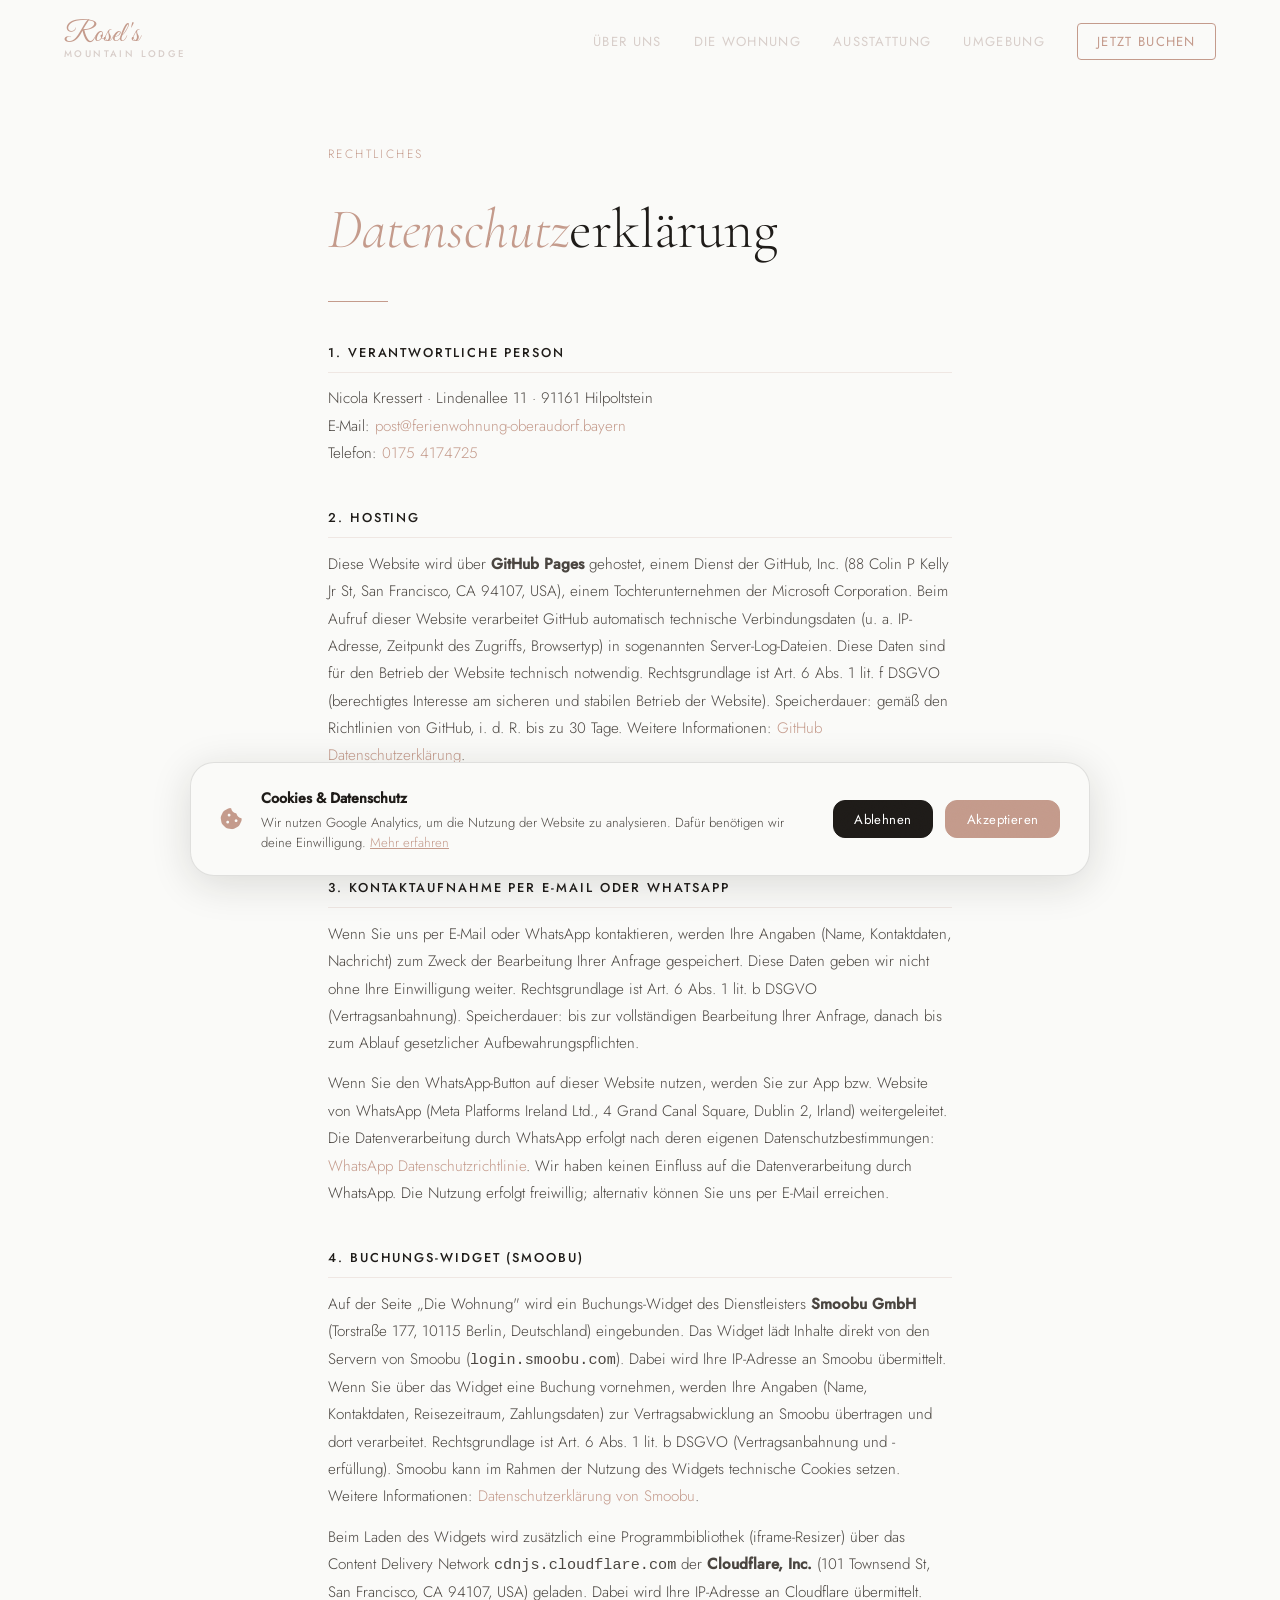
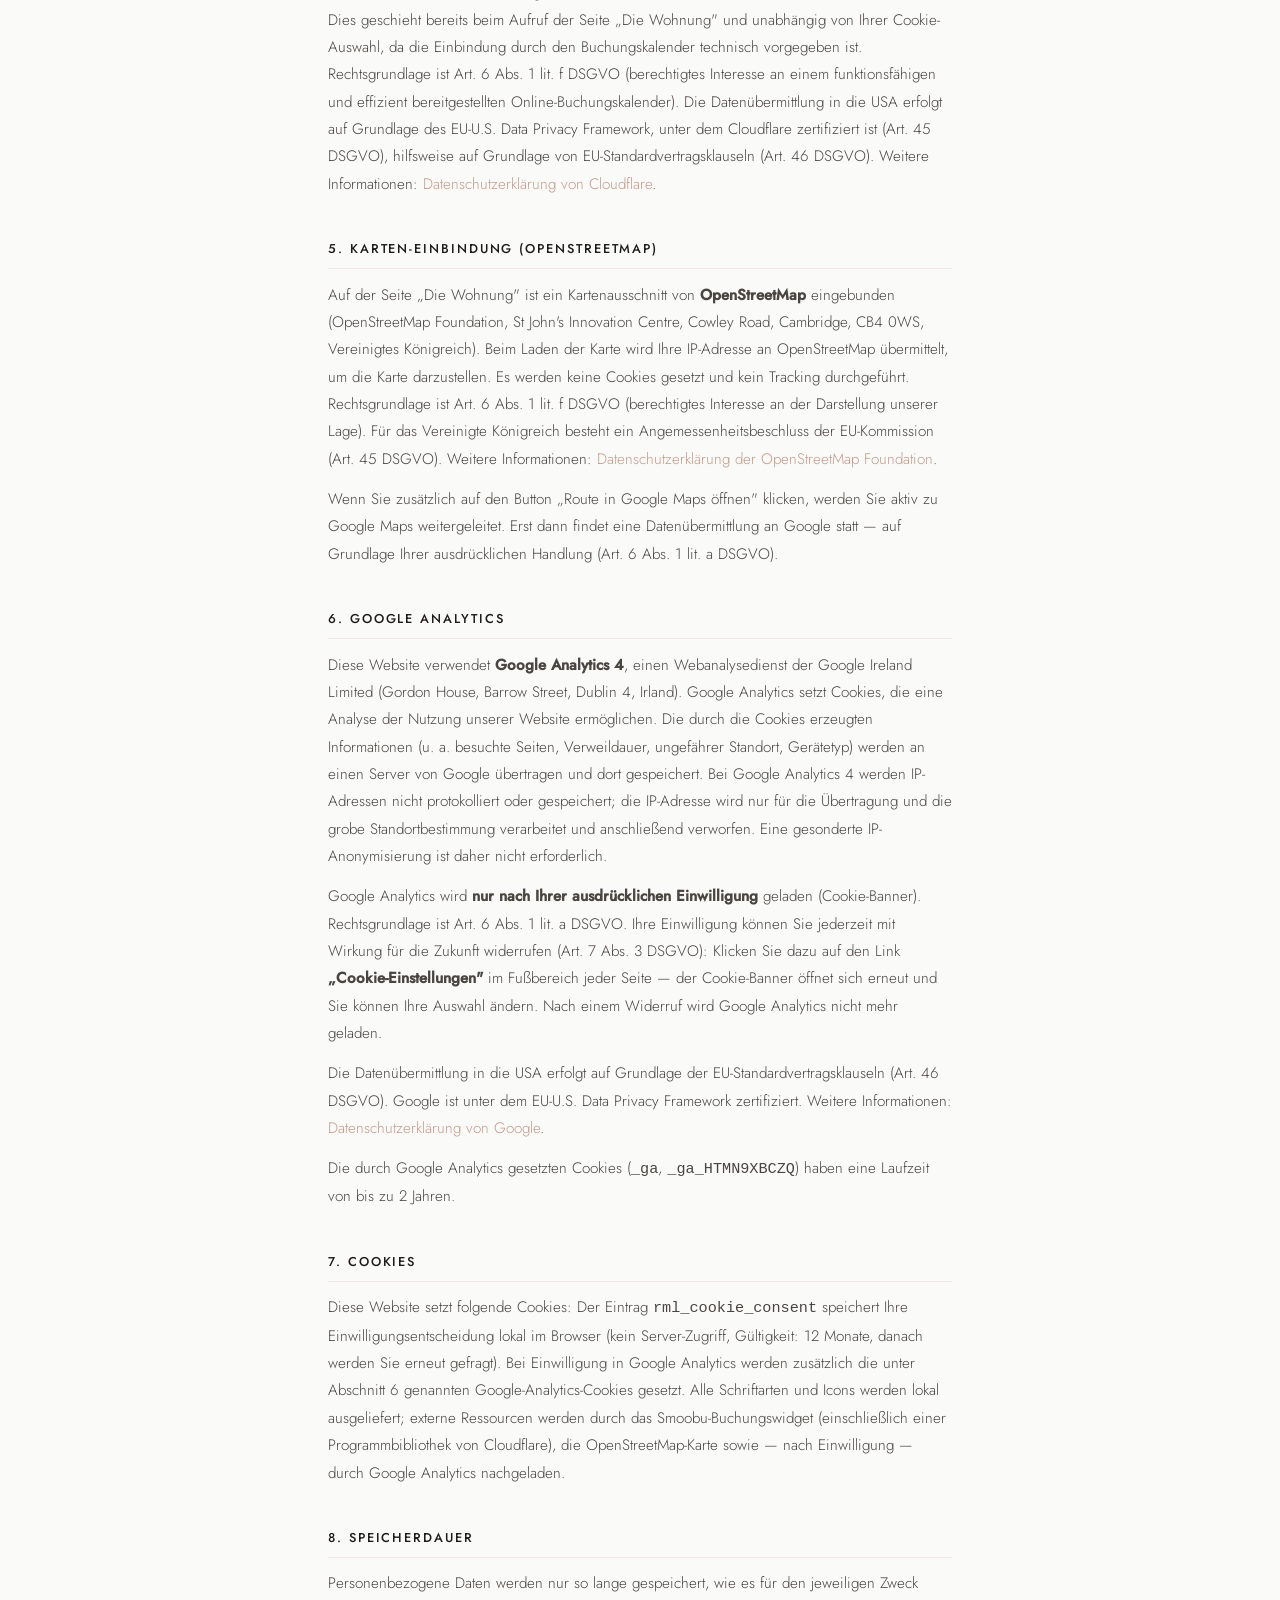
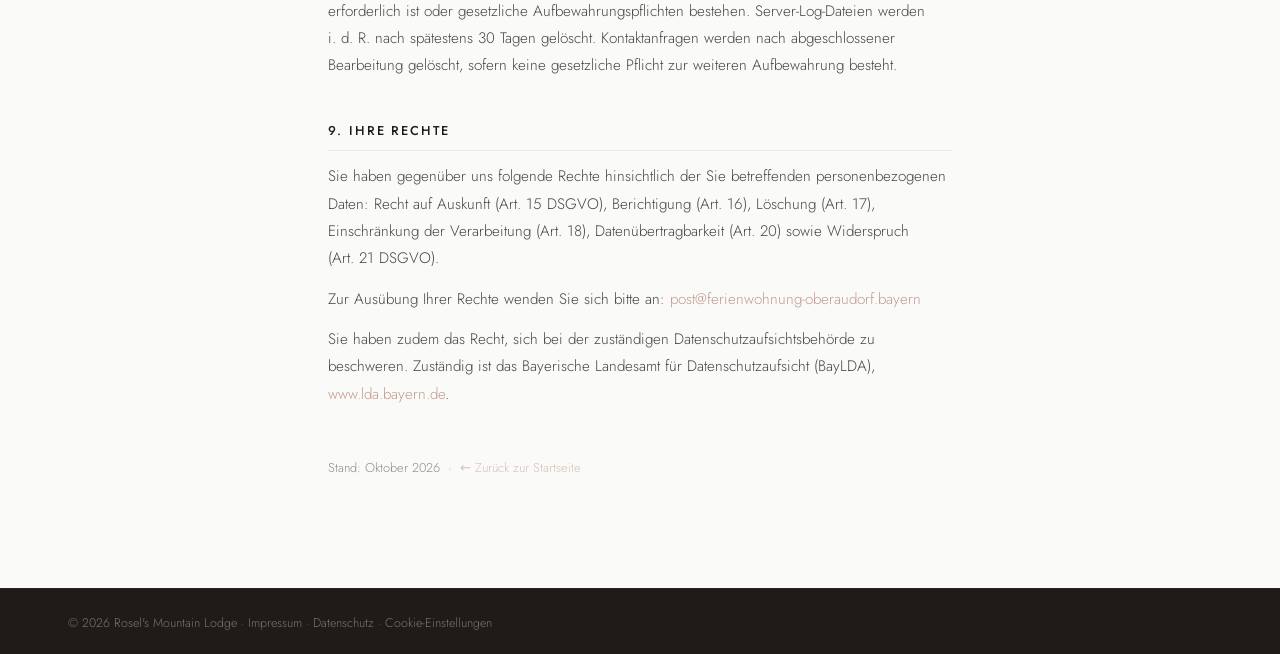
<file: datenschutz.html>
﻿<!DOCTYPE html>
<html lang="de">
<head>
  <meta charset="UTF-8" />
  <meta name="viewport" content="width=device-width, initial-scale=1.0" />
  <title>Datenschutz — Rosel's Mountain Lodge</title>
  <meta name="robots" content="noindex, nofollow" />
  <link rel="icon" href="assets/favicon.svg" type="image/svg+xml" />
  <link rel="stylesheet" href="assets/css/fonts.css" />
  <link rel="stylesheet" href="assets/css/fontawesome.min.css" />
  <link rel="stylesheet" href="assets/css/style.css" />
  <style>
    .legal-page { padding: calc(var(--nav-h) + 4rem) 0 6rem; background: var(--bg); min-height: 80vh; }
    .legal-page h1 { font-family: var(--font-serif); font-size: clamp(2rem,5vw,3.5rem); font-weight: 300; color: var(--ink); margin-bottom: 0.5rem; }
    .legal-page h1 em { color: var(--rose); font-style: italic; }
    .legal-page .eyebrow { font-family: var(--font-sans); font-size: 0.75rem; letter-spacing: 0.2em; text-transform: uppercase; color: var(--rose); margin-bottom: 1rem; }
    .legal-page h2 { font-family: var(--font-sans); font-size: 0.8rem; letter-spacing: 0.15em; text-transform: uppercase; color: var(--ink); font-weight: 500; margin: 2.5rem 0 0.8rem; padding-bottom: 0.5rem; border-bottom: 1px solid rgba(196,154,139,0.2); }
    .legal-page p { font-family: var(--font-sans); font-size: 0.95rem; color: var(--ink-mid); line-height: 1.8; margin-bottom: 0.8rem; }
    .legal-page a { color: var(--rose); }
    .legal-divider { width: 60px; height: 1px; background: var(--rose); margin: 1.5rem 0 2.5rem; }
  </style>
</head>
<body>

  <nav class="nav" id="nav">
    <a href="index.html" class="nav__logo">
      <span class="nav__logo-script">Rosel's</span>
      <span class="nav__logo-text">MOUNTAIN LODGE</span>
    </a>
    <ul class="nav__links">
      <li><a href="index.html#ueber-uns" class="nav__link">Über uns</a></li>
      <li><a href="ferienwohnung.html" class="nav__link">Die Wohnung</a></li>
      <li><a href="index.html#ausstattung" class="nav__link">Ausstattung</a></li>
      <li><a href="index.html#umgebung" class="nav__link">Umgebung</a></li>
      <li><a href="index.html#buchen" class="nav__link nav__link--cta">Jetzt buchen</a></li>
    </ul>
    <button class="nav__burger" id="navBurger" aria-label="Menü">
      <span></span><span></span><span></span>
    </button>
  </nav>

  <div class="mobile-menu" id="mobileMenu">
    <ul>
      <li><a href="index.html">Startseite</a></li>
      <li><a href="ferienwohnung.html">Die Wohnung</a></li>
      <li><a href="index.html#ausstattung">Ausstattung</a></li>
      <li><a href="index.html#umgebung">Umgebung</a></li>
      <li><a href="index.html#buchen">Jetzt buchen</a></li>
    </ul>
  </div>

  <main class="legal-page">
    <div class="container" style="max-width: 720px;">
      <p class="eyebrow">Rechtliches</p>
      <h1><em>Datenschutz</em>erklärung</h1>
      <div class="legal-divider"></div>

      <h2>1. Verantwortliche Person</h2>
      <p>
        Nicola Kressert · Lindenallee 11 · 91161 Hilpoltstein<br />
        E-Mail: <a href="mailto:post@ferienwohnung-oberaudorf.bayern">post@ferienwohnung-oberaudorf.bayern</a><br />
        Telefon: <a href="tel:+491754174725">0175 4174725</a>
      </p>

      <h2>2. Hosting</h2>
      <p>
        Diese Website wird über <strong>GitHub Pages</strong> gehostet, einem Dienst der GitHub, Inc.
        (88 Colin P Kelly Jr St, San Francisco, CA 94107, USA), einem Tochterunternehmen der
        Microsoft Corporation. Beim Aufruf dieser Website verarbeitet GitHub automatisch technische
        Verbindungsdaten (u.&nbsp;a. IP-Adresse, Zeitpunkt des Zugriffs, Browsertyp) in sogenannten
        Server-Log-Dateien. Diese Daten sind für den Betrieb der Website technisch notwendig.
        Rechtsgrundlage ist Art.&nbsp;6 Abs.&nbsp;1 lit.&nbsp;f DSGVO (berechtigtes Interesse am
        sicheren und stabilen Betrieb der Website). Speicherdauer: gemäß den Richtlinien von GitHub,
        i.&nbsp;d.&nbsp;R. bis zu 30 Tage. Weitere Informationen:
        <a href="https://docs.github.com/de/site-policy/privacy-policies/github-general-privacy-statement" target="_blank" rel="noopener">GitHub Datenschutzerklärung</a>.
      </p>
      <p>
        Mit GitHub besteht ein Auftragsverarbeitungsvertrag gemäß Art.&nbsp;28 DSGVO. Der Transfer in
        die USA erfolgt auf Grundlage der EU-Standardvertragsklauseln (Art.&nbsp;46 Abs.&nbsp;2 lit.&nbsp;c DSGVO).
      </p>

      <h2>3. Kontaktaufnahme per E-Mail oder WhatsApp</h2>
      <p>
        Wenn Sie uns per E-Mail oder WhatsApp kontaktieren, werden Ihre Angaben (Name, Kontaktdaten,
        Nachricht) zum Zweck der Bearbeitung Ihrer Anfrage gespeichert. Diese Daten geben wir nicht
        ohne Ihre Einwilligung weiter. Rechtsgrundlage ist Art.&nbsp;6 Abs.&nbsp;1 lit.&nbsp;b DSGVO
        (Vertragsanbahnung). Speicherdauer: bis zur vollständigen Bearbeitung Ihrer Anfrage, danach
        bis zum Ablauf gesetzlicher Aufbewahrungspflichten.
      </p>
      <p>
        Wenn Sie den WhatsApp-Button auf dieser Website nutzen, werden Sie zur App bzw. Website von
        WhatsApp (Meta Platforms Ireland Ltd., 4 Grand Canal Square, Dublin 2, Irland) weitergeleitet.
        Die Datenverarbeitung durch WhatsApp erfolgt nach deren eigenen Datenschutzbestimmungen:
        <a href="https://www.whatsapp.com/legal/privacy-policy" target="_blank" rel="noopener">WhatsApp Datenschutzrichtlinie</a>.
        Wir haben keinen Einfluss auf die Datenverarbeitung durch WhatsApp. Die Nutzung erfolgt
        freiwillig; alternativ können Sie uns per E-Mail erreichen.
      </p>

      <h2>4. Buchungs-Widget (Smoobu)</h2>
      <p>
        Auf der Seite „Die Wohnung" wird ein Buchungs-Widget des Dienstleisters
        <strong>Smoobu GmbH</strong> (Torstraße 177, 10115 Berlin, Deutschland) eingebunden.
        Das Widget lädt Inhalte direkt von den Servern von Smoobu (<code>login.smoobu.com</code>).
        Dabei wird Ihre IP-Adresse an Smoobu übermittelt. Wenn Sie über das Widget eine Buchung
        vornehmen, werden Ihre Angaben (Name, Kontaktdaten, Reisezeitraum, Zahlungsdaten)
        zur Vertragsabwicklung an Smoobu übertragen und dort verarbeitet.
        Rechtsgrundlage ist Art.&nbsp;6 Abs.&nbsp;1 lit.&nbsp;b DSGVO (Vertragsanbahnung und
        -erfüllung). Smoobu kann im Rahmen der Nutzung des Widgets technische Cookies setzen.
        Weitere Informationen:
        <a href="https://www.smoobu.com/de/datenschutz/" target="_blank" rel="noopener">Datenschutzerklärung von Smoobu</a>.
      </p>
      <p>
        Beim Laden des Widgets wird zusätzlich eine Programmbibliothek (iframe-Resizer) über das
        Content Delivery Network <code>cdnjs.cloudflare.com</code> der
        <strong>Cloudflare, Inc.</strong> (101 Townsend St, San Francisco, CA 94107, USA)
        geladen. Dabei wird Ihre IP-Adresse an Cloudflare übermittelt. Dies geschieht bereits
        beim Aufruf der Seite „Die Wohnung" und unabhängig von Ihrer Cookie-Auswahl, da die
        Einbindung durch den Buchungskalender technisch vorgegeben ist. Rechtsgrundlage ist
        Art.&nbsp;6 Abs.&nbsp;1 lit.&nbsp;f DSGVO (berechtigtes Interesse an einem funktionsfähigen
        und effizient bereitgestellten Online-Buchungskalender). Die Datenübermittlung in die USA
        erfolgt auf Grundlage des EU-U.S. Data Privacy Framework, unter dem Cloudflare
        zertifiziert ist (Art.&nbsp;45 DSGVO), hilfsweise auf Grundlage von
        EU-Standardvertragsklauseln (Art.&nbsp;46 DSGVO). Weitere Informationen:
        <a href="https://www.cloudflare.com/privacypolicy/" target="_blank" rel="noopener">Datenschutzerklärung von Cloudflare</a>.
      </p>

      <h2>5. Karten-Einbindung (OpenStreetMap)</h2>
      <p>
        Auf der Seite „Die Wohnung" ist ein Kartenausschnitt von <strong>OpenStreetMap</strong>
        eingebunden (OpenStreetMap Foundation, St John's Innovation Centre, Cowley Road,
        Cambridge, CB4 0WS, Vereinigtes Königreich). Beim Laden der Karte wird Ihre
        IP-Adresse an OpenStreetMap übermittelt, um die Karte darzustellen. Es werden
        keine Cookies gesetzt und kein Tracking durchgeführt. Rechtsgrundlage ist
        Art.&nbsp;6 Abs.&nbsp;1 lit.&nbsp;f DSGVO (berechtigtes Interesse an der Darstellung
        unserer Lage). Für das Vereinigte Königreich besteht ein Angemessenheitsbeschluss
        der EU-Kommission (Art.&nbsp;45 DSGVO). Weitere Informationen:
        <a href="https://wiki.osmfoundation.org/wiki/Privacy_Policy" target="_blank" rel="noopener">Datenschutzerklärung der OpenStreetMap Foundation</a>.
      </p>
      <p>
        Wenn Sie zusätzlich auf den Button „Route in Google Maps öffnen" klicken, werden
        Sie aktiv zu Google Maps weitergeleitet. Erst dann findet eine Datenübermittlung
        an Google statt — auf Grundlage Ihrer ausdrücklichen Handlung
        (Art.&nbsp;6 Abs.&nbsp;1 lit.&nbsp;a DSGVO).
      </p>

      <h2>6. Google Analytics</h2>
      <p>
        Diese Website verwendet <strong>Google Analytics 4</strong>, einen Webanalysedienst der
        Google Ireland Limited (Gordon House, Barrow Street, Dublin 4, Irland). Google Analytics
        setzt Cookies, die eine Analyse der Nutzung unserer Website ermöglichen. Die durch die
        Cookies erzeugten Informationen (u.&nbsp;a. besuchte Seiten, Verweildauer, ungefährer
        Standort, Gerätetyp) werden an einen Server von Google übertragen und dort gespeichert.
        Bei Google Analytics 4 werden IP-Adressen nicht protokolliert oder gespeichert; die
        IP-Adresse wird nur für die Übertragung und die grobe Standortbestimmung verarbeitet
        und anschließend verworfen. Eine gesonderte IP-Anonymisierung ist daher nicht
        erforderlich.
      </p>
      <p>
        Google Analytics wird <strong>nur nach Ihrer ausdrücklichen Einwilligung</strong> geladen
        (Cookie-Banner). Rechtsgrundlage ist Art.&nbsp;6 Abs.&nbsp;1 lit.&nbsp;a DSGVO.
        Ihre Einwilligung können Sie jederzeit mit Wirkung für die Zukunft widerrufen
        (Art.&nbsp;7 Abs.&nbsp;3 DSGVO): Klicken Sie dazu auf den Link
        <strong>„Cookie-Einstellungen"</strong> im Fußbereich jeder Seite — der Cookie-Banner
        öffnet sich erneut und Sie können Ihre Auswahl ändern. Nach einem Widerruf wird
        Google Analytics nicht mehr geladen.
      </p>
      <p>
        Die Datenübermittlung in die USA erfolgt auf Grundlage der
        EU-Standardvertragsklauseln (Art.&nbsp;46 DSGVO). Google ist unter dem
        EU-U.S. Data Privacy Framework zertifiziert. Weitere Informationen:
        <a href="https://policies.google.com/privacy" target="_blank" rel="noopener">Datenschutzerklärung von Google</a>.
      </p>
      <p>
        Die durch Google Analytics gesetzten Cookies (<code>_ga</code>, <code>_ga_HTMN9XBCZQ</code>)
        haben eine Laufzeit von bis zu 2 Jahren.
      </p>

      <h2>7. Cookies</h2>
      <p>
        Diese Website setzt folgende Cookies: Der Eintrag <code>rml_cookie_consent</code> speichert
        Ihre Einwilligungsentscheidung lokal im Browser (kein Server-Zugriff, Gültigkeit:
        12&nbsp;Monate, danach werden Sie erneut gefragt). Bei Einwilligung in Google Analytics werden zusätzlich die
        unter Abschnitt 6 genannten Google-Analytics-Cookies gesetzt. Alle Schriftarten und Icons
        werden lokal ausgeliefert; externe Ressourcen werden durch das Smoobu-Buchungswidget
        (einschließlich einer Programmbibliothek von Cloudflare), die OpenStreetMap-Karte sowie
        — nach Einwilligung — durch Google Analytics nachgeladen.
      </p>

      <h2>8. Speicherdauer</h2>
      <p>
        Personenbezogene Daten werden nur so lange gespeichert, wie es für den jeweiligen Zweck
        erforderlich ist oder gesetzliche Aufbewahrungspflichten bestehen. Server-Log-Dateien
        werden i.&nbsp;d.&nbsp;R. nach spätestens 30 Tagen gelöscht. Kontaktanfragen werden nach
        abgeschlossener Bearbeitung gelöscht, sofern keine gesetzliche Pflicht zur weiteren
        Aufbewahrung besteht.
      </p>

      <h2>9. Ihre Rechte</h2>
      <p>
        Sie haben gegenüber uns folgende Rechte hinsichtlich der Sie betreffenden personenbezogenen Daten:
        Recht auf Auskunft (Art.&nbsp;15 DSGVO), Berichtigung (Art.&nbsp;16), Löschung (Art.&nbsp;17),
        Einschränkung der Verarbeitung (Art.&nbsp;18), Datenübertragbarkeit (Art.&nbsp;20) sowie
        Widerspruch (Art.&nbsp;21 DSGVO).
      </p>
      <p>
        Zur Ausübung Ihrer Rechte wenden Sie sich bitte an:
        <a href="mailto:post@ferienwohnung-oberaudorf.bayern">post@ferienwohnung-oberaudorf.bayern</a>
      </p>
      <p>
        Sie haben zudem das Recht, sich bei der zuständigen Datenschutzaufsichtsbehörde zu beschweren.
        Zuständig ist das Bayerische Landesamt für Datenschutzaufsicht (BayLDA),
        <a href="https://www.lda.bayern.de" target="_blank" rel="noopener">www.lda.bayern.de</a>.
      </p>

      <p style="margin-top:3rem; font-size:0.8rem; color:var(--ink-mid); opacity:0.6;">
        Stand: Oktober 2026 &nbsp;·&nbsp;
        <a href="index.html" style="color:var(--rose)">← Zurück zur Startseite</a>
      </p>
    </div>
  </main>

  <footer class="footer">
    <div class="footer__bottom">
      <div class="container">
        <p>© 2026 Rosel's Mountain Lodge · <a href="impressum.html">Impressum</a> · <a href="datenschutz.html">Datenschutz</a> · <a href="#" id="cookieSettingsLink">Cookie-Einstellungen</a></p>
      </div>
    </div>
  </footer>

  <!-- Cookie Banner -->
  <div class="cookie-banner" id="cookieBanner" role="dialog" aria-label="Cookie-Einwilligung">
    <div class="cookie-banner__inner">
      <div class="cookie-banner__icon"><i class="fa-solid fa-cookie-bite"></i></div>
      <div class="cookie-banner__text">
        <strong>Cookies &amp; Datenschutz</strong>
        <p>Wir nutzen Google Analytics, um die Nutzung der Website zu analysieren. Dafür benötigen wir deine Einwilligung. <a href="datenschutz.html">Mehr erfahren</a></p>
      </div>
      <div class="cookie-banner__actions">
        <button class="cookie-banner__btn cookie-banner__btn--deny" id="cookieDeny">Ablehnen</button>
        <button class="cookie-banner__btn cookie-banner__btn--accept" id="cookieAccept">Akzeptieren</button>
      </div>
    </div>
  </div>

  <script defer src="assets/js/main.js"></script>
</body>
</html>
</file>
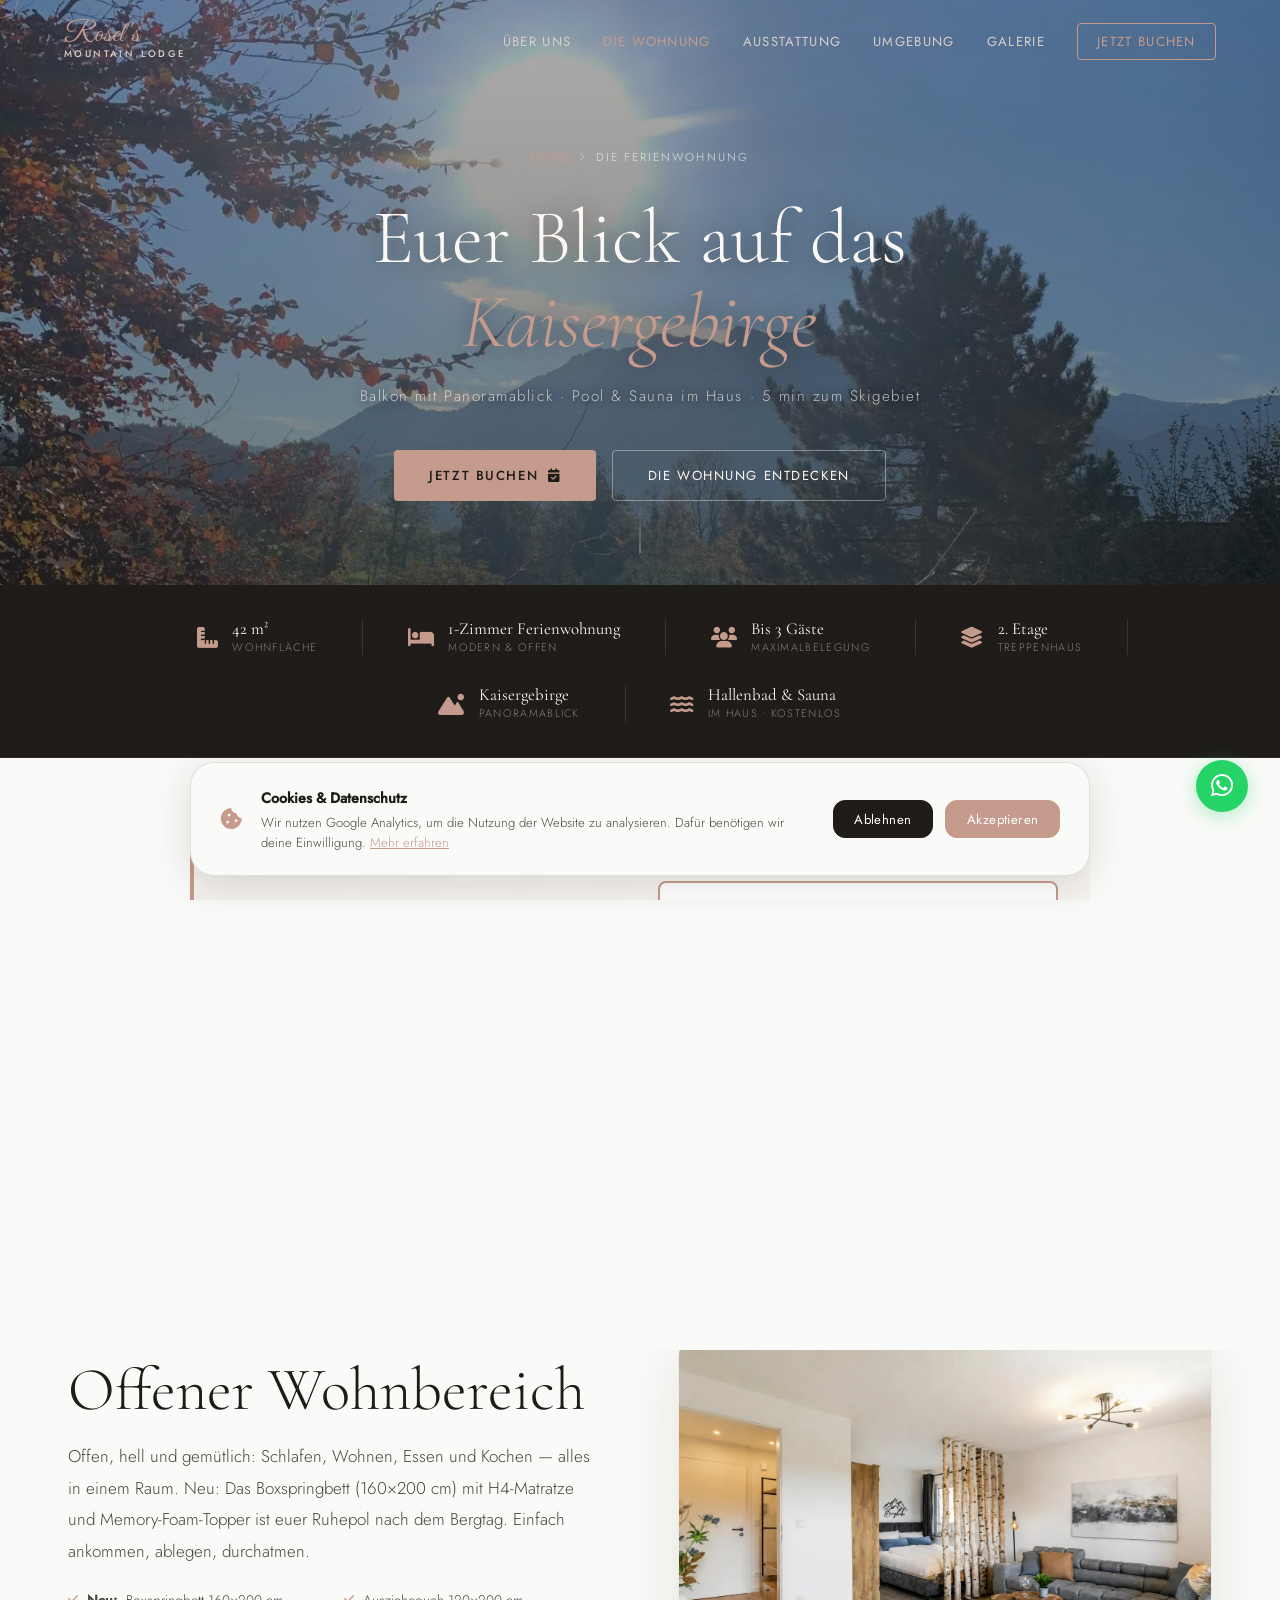
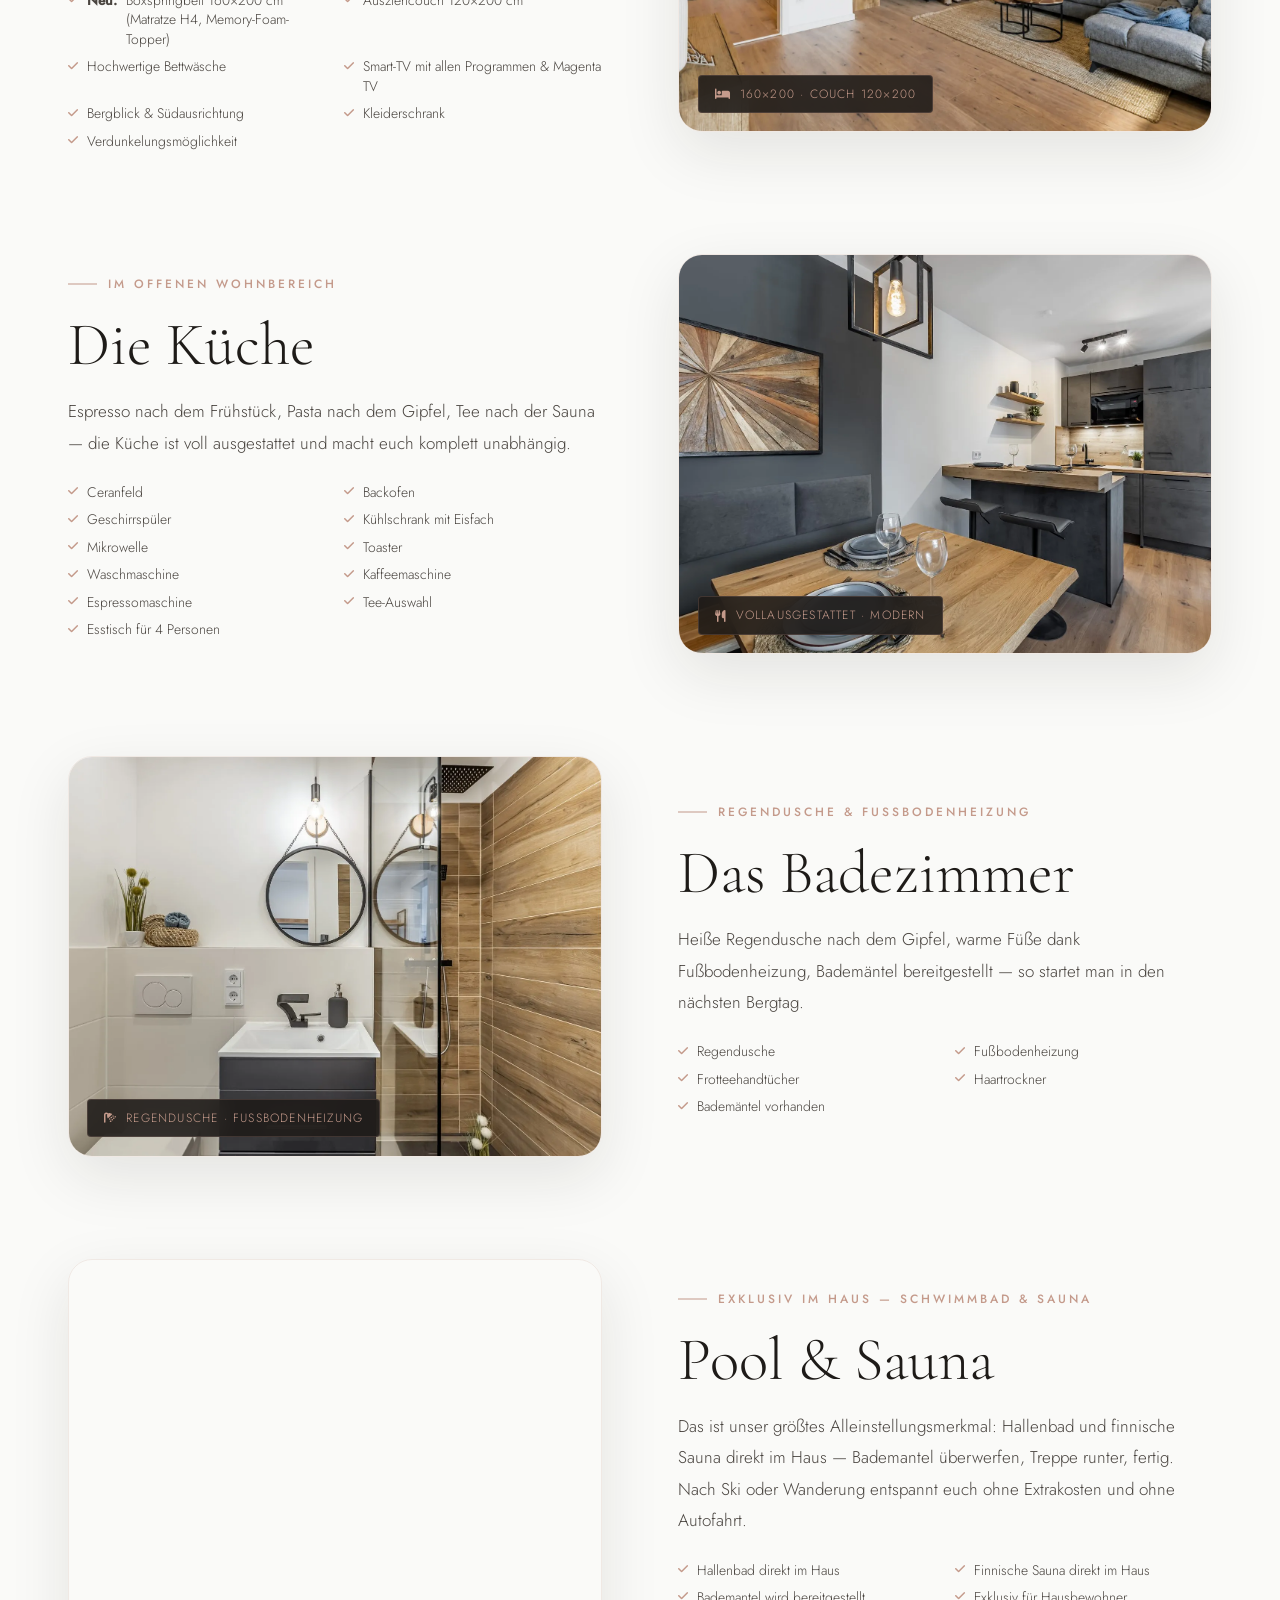
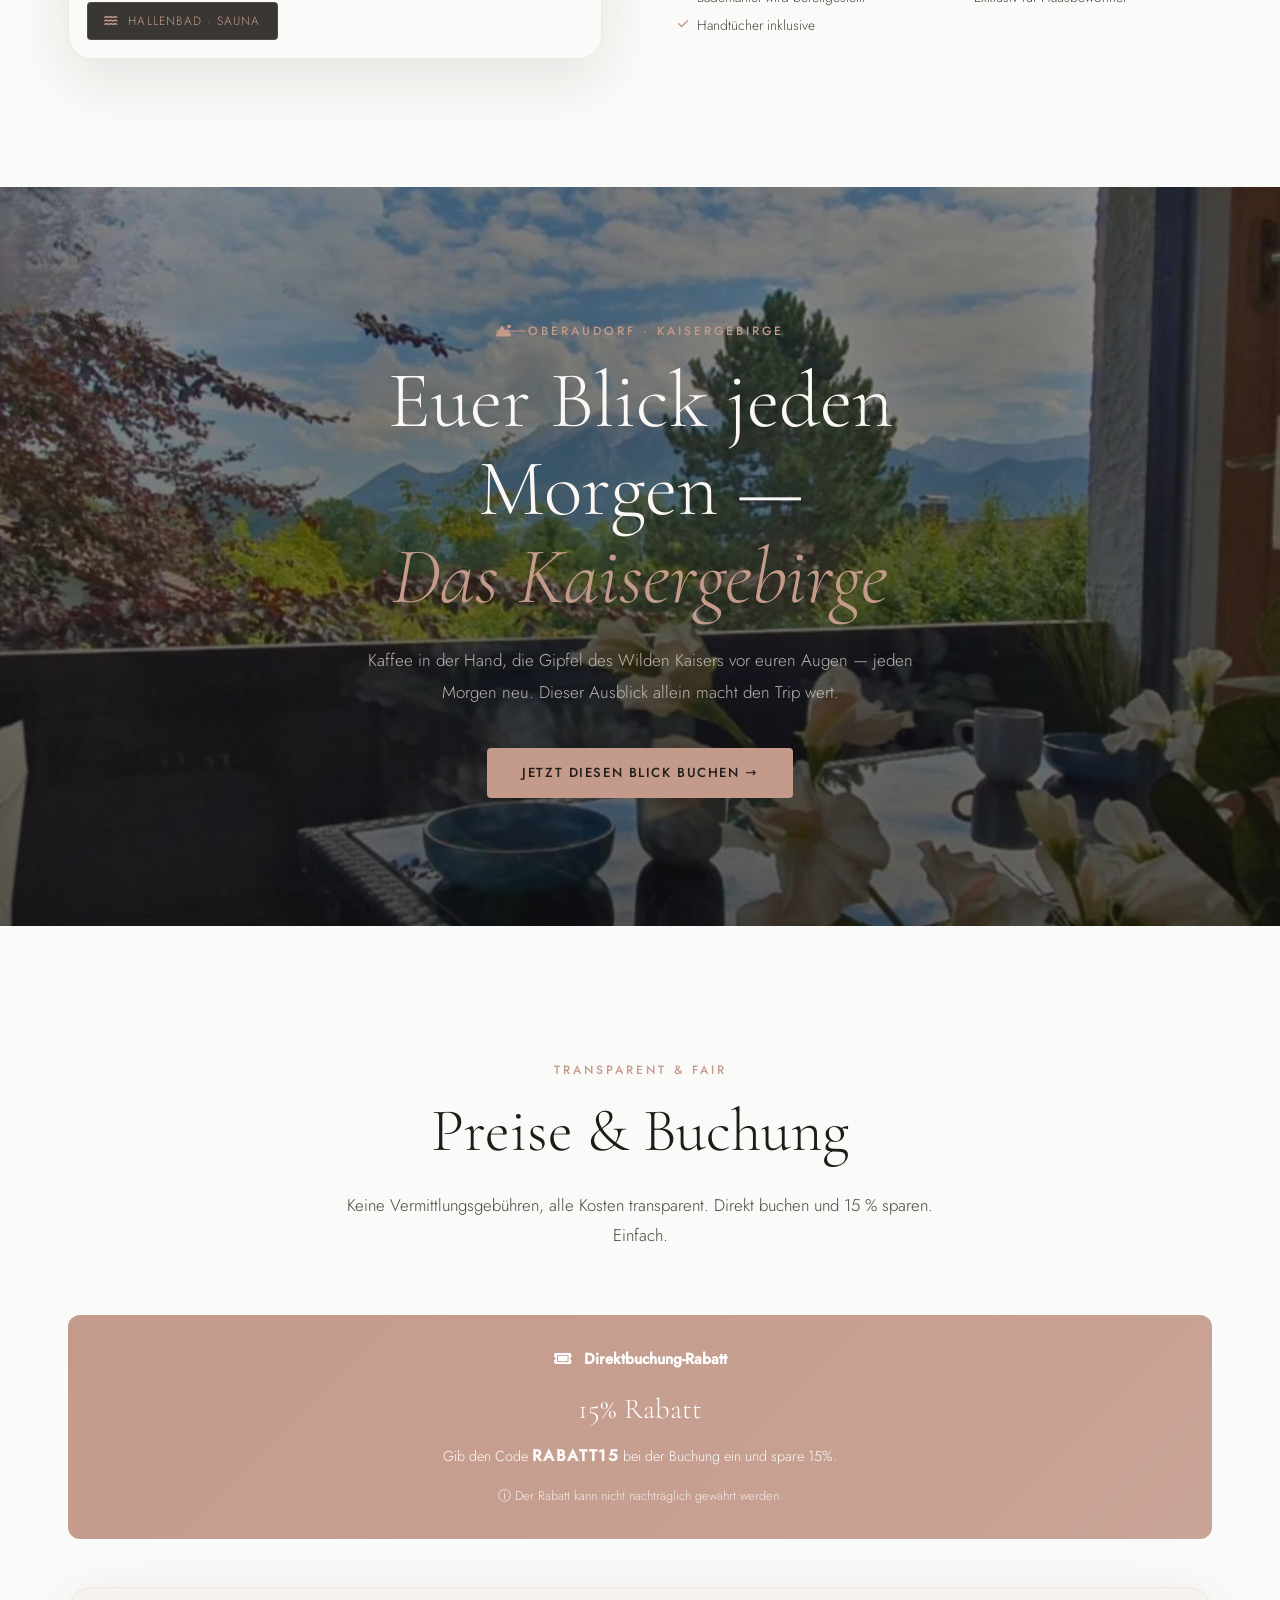
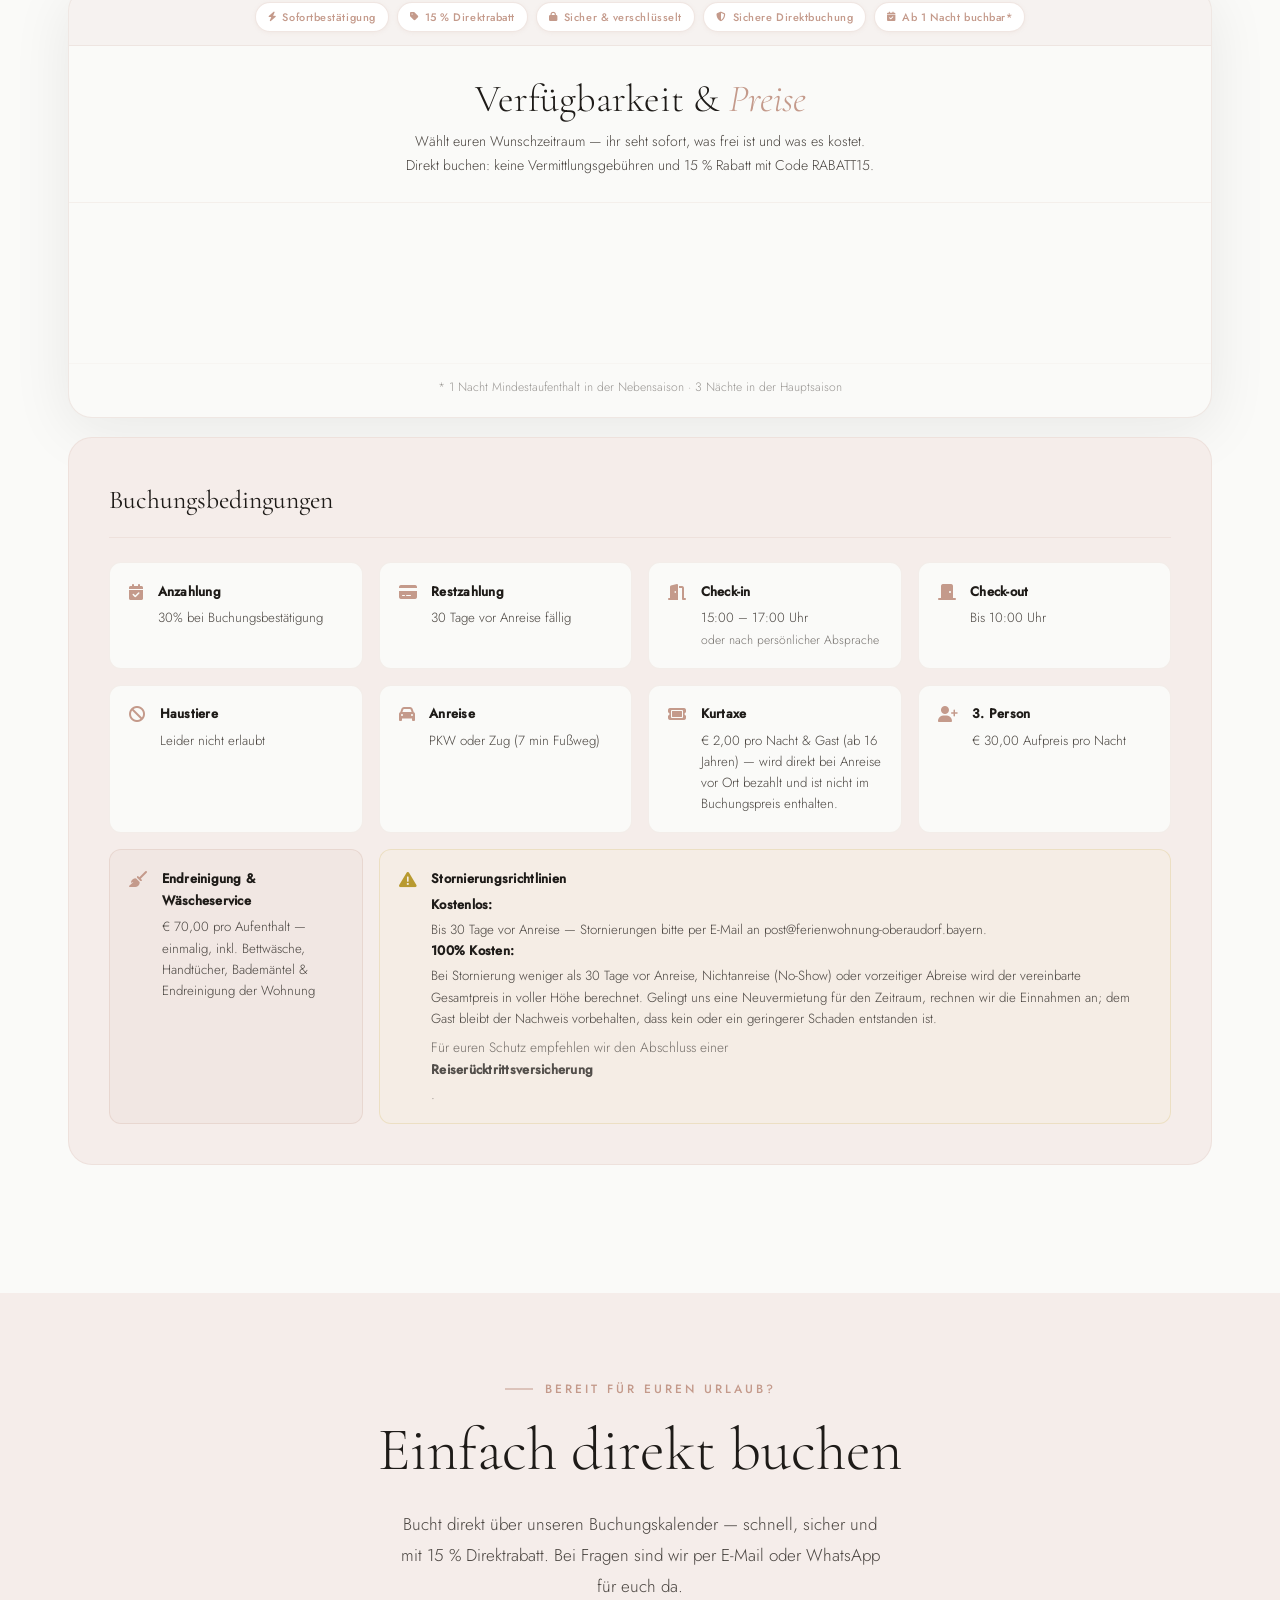
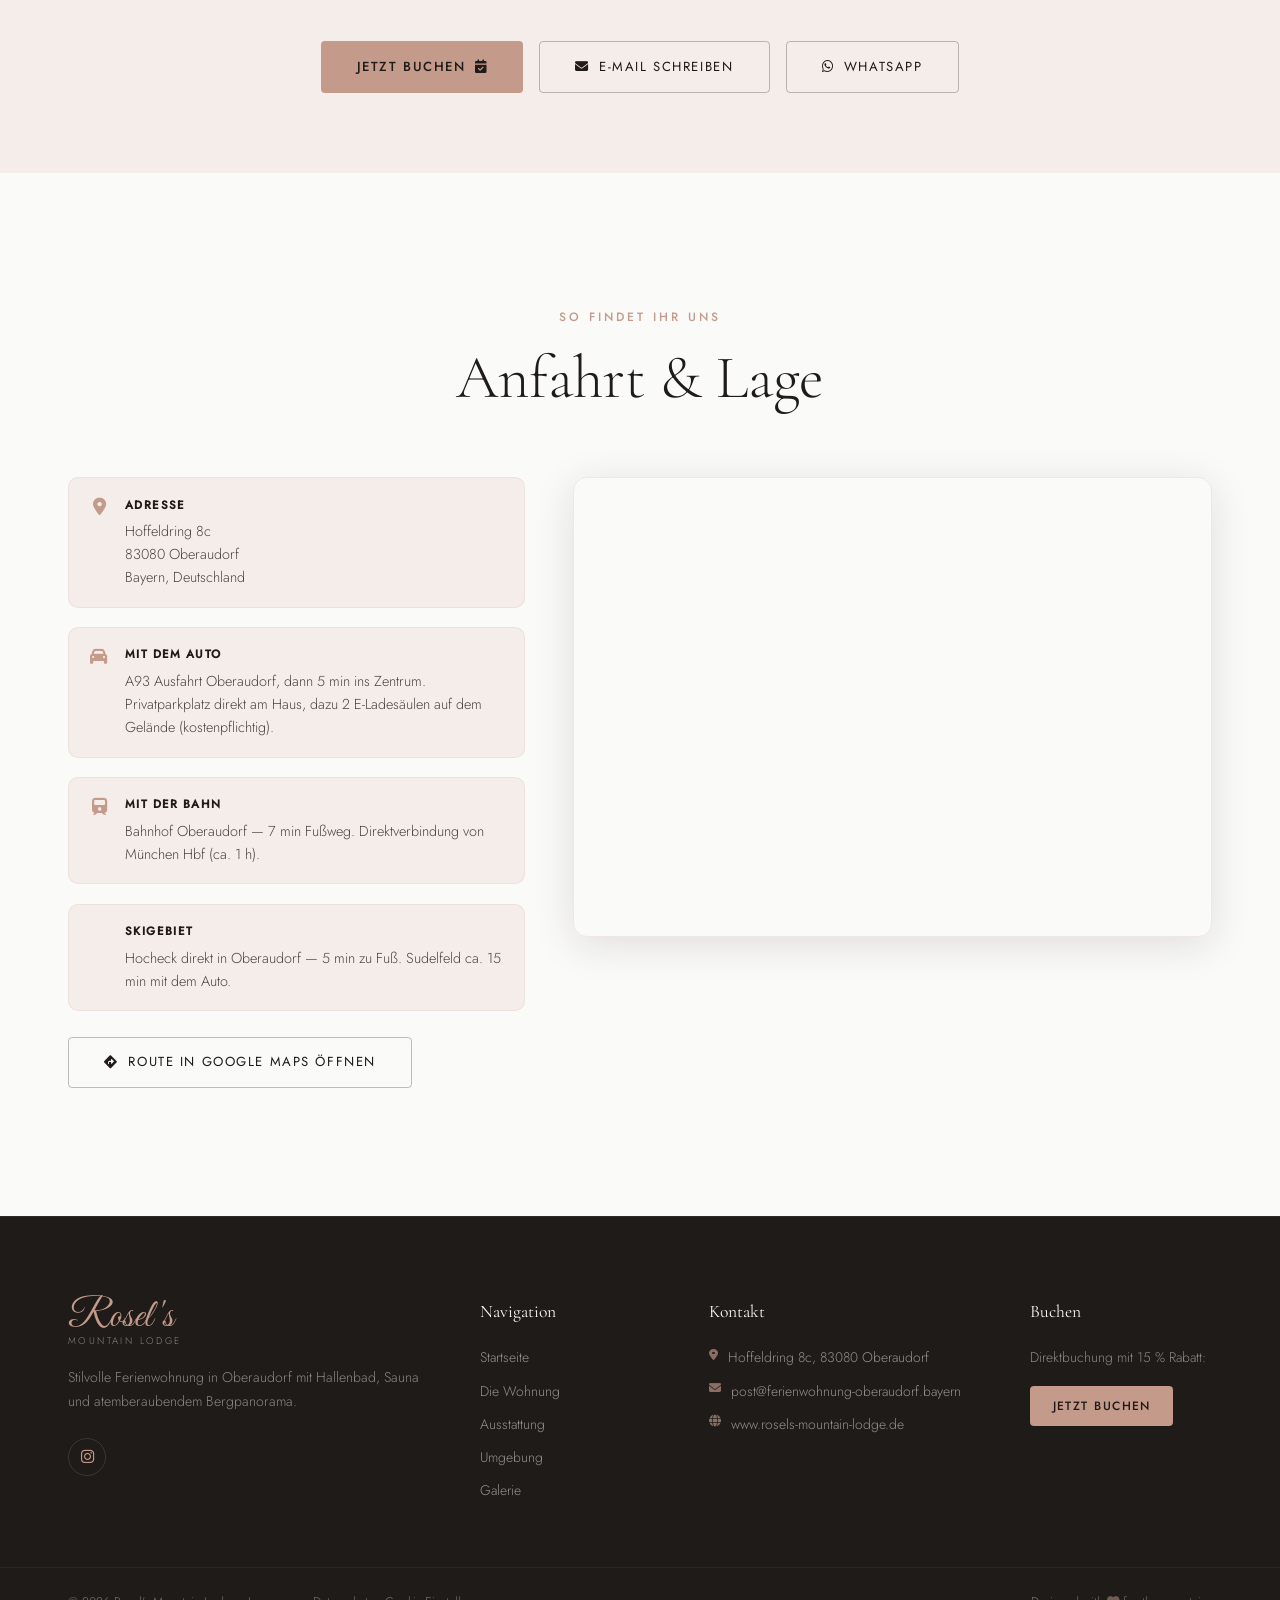
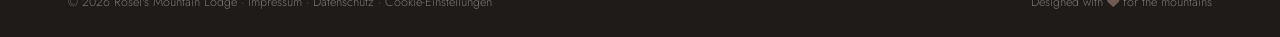
<file: ferienwohnung.html>
﻿<!DOCTYPE html>
<html lang="de">
<head>
  <meta charset="UTF-8" />
  <meta name="viewport" content="width=device-width, initial-scale=1.0" />
  <title>Ferienwohnung Oberaudorf mit Schwimmbad buchen | Rosel's Mountain Lodge</title>
  <meta name="description" content="Ferienwohnung im Inntal (Oberaudorf) mit Hallenschwimmbad &amp; Finnischer Sauna direkt buchen. 42 m², Balkon mit Kaisergebirge-Blick, Pool &amp; Sauna täglich 6–22 Uhr kostenlos. Verfügbarkeit prüfen!" />
  <link rel="canonical" href="https://rosels-mountain-lodge.de/ferienwohnung.html" />
  <link rel="icon" href="assets/favicon.svg" type="image/svg+xml" />

  <!-- Geo-Optimierung -->
  <meta name="geo.region" content="DE-BY" />
  <meta name="geo.placename" content="Oberaudorf, Bayern, Deutschland" />
  <meta name="geo.position" content="47.6411;12.1534" />
  <meta name="ICBM" content="47.6411, 12.1534" />

  <!-- Open Graph / Social Media -->
  <meta property="og:type" content="website" />
  <meta property="og:site_name" content="Rosel's Mountain Lodge" />
  <meta property="og:url" content="https://rosels-mountain-lodge.de/ferienwohnung.html" />
  <meta property="og:title" content="Ferienwohnung Oberaudorf mit Schwimmbad buchen | Rosel's Mountain Lodge" />
  <meta property="og:description" content="Ferienwohnung im Inntal (Oberaudorf) mit Hallenschwimmbad &amp; Finnischer Sauna – täglich 6–22 Uhr kostenlos. 42 m², Balkon mit Kaisergebirge-Blick. Jetzt direkt buchen." />
  <meta property="og:image" content="https://rosels-mountain-lodge.de/assets/img/balkon-aussicht.webp" />
  <meta property="og:image:width" content="1200" />
  <meta property="og:image:height" content="630" />
  <meta property="og:locale" content="de_DE" />
  <meta name="twitter:card" content="summary_large_image" />
  <meta name="twitter:title" content="Ferienwohnung Oberaudorf mit Schwimmbad buchen | Rosel's Mountain Lodge" />
  <meta name="twitter:description" content="Ferienwohnung im Inntal (Oberaudorf) mit Hallenschwimmbad &amp; Finnischer Sauna – täglich 6–22 Uhr kostenlos. 42 m², Balkon mit Kaisergebirge-Blick. Jetzt direkt buchen." />
  <meta name="twitter:image" content="https://rosels-mountain-lodge.de/assets/img/balkon-aussicht.webp" />

  <!-- Fonts & Icons (lokal gehostet) -->
  <link rel="stylesheet" href="assets/css/fonts.css" />
  <link rel="stylesheet" href="assets/css/fontawesome.min.css" />
  <link rel="stylesheet" href="assets/css/style.css" />
  <link rel="stylesheet" href="assets/css/ferienwohnung.css" />

  <!-- Strukturierte Daten (JSON-LD) -->
  <script type="application/ld+json">
  {
    "@context": "https://schema.org",
    "@type": "Accommodation",
    "name": "Rosel's Mountain Lodge – Ferienwohnung Oberaudorf",
    "description": "42 m² Ferienwohnung im Inntal (Oberaudorf) mit Hallenschwimmbad und Finnischer Sauna direkt im Haus, täglich nutzbar 6–22 Uhr kostenlos. Balkon mit Kaisergebirge-Blick. Ideal für aktive Paare.",
    "url": "https://rosels-mountain-lodge.de/ferienwohnung.html",
    "telephone": "+491754174725",
    "email": "post@ferienwohnung-oberaudorf.bayern",
    "image": "https://rosels-mountain-lodge.de/assets/img/balkon-aussicht.webp",
    "address": {
      "@type": "PostalAddress",
      "streetAddress": "Hoffeldring 8c",
      "addressLocality": "Oberaudorf",
      "postalCode": "83080",
      "addressCountry": "DE",
      "addressRegion": "Bayern"
    },
    "geo": {
      "@type": "GeoCoordinates",
      "latitude": 47.6411,
      "longitude": 12.1534
    },
    "floorSize": {
      "@type": "QuantitativeValue",
      "value": 42,
      "unitCode": "MTK"
    },
    "numberOfRooms": 1,
    "petsAllowed": false,
    "amenityFeature": [
      { "@type": "LocationFeatureSpecification", "name": "Hallenschwimmbad", "value": true },
      { "@type": "LocationFeatureSpecification", "name": "Sauna", "value": true },
      { "@type": "LocationFeatureSpecification", "name": "Balkon mit Kaisergebirge-Blick", "value": true },
      { "@type": "LocationFeatureSpecification", "name": "Kostenloser Parkplatz", "value": true },
      { "@type": "LocationFeatureSpecification", "name": "Ladestation für Elektroautos (kostenpflichtig)", "value": true },
      { "@type": "LocationFeatureSpecification", "name": "WLAN", "value": true },
      { "@type": "LocationFeatureSpecification", "name": "Waschmaschine", "value": true },
      { "@type": "LocationFeatureSpecification", "name": "Geschirrspüler", "value": true },
      { "@type": "LocationFeatureSpecification", "name": "Kaffeemaschine", "value": true }
    ],
    "containedInPlace": {
      "@type": "LodgingBusiness",
      "name": "Rosel's Mountain Lodge",
      "url": "https://rosels-mountain-lodge.de/"
    }
  }
  </script>

  <script type="application/ld+json">
  {
    "@context": "https://schema.org",
    "@type": "BreadcrumbList",
    "itemListElement": [
      {
        "@type": "ListItem",
        "position": 1,
        "name": "Startseite",
        "item": "https://rosels-mountain-lodge.de/"
      },
      {
        "@type": "ListItem",
        "position": 2,
        "name": "Die Ferienwohnung",
        "item": "https://rosels-mountain-lodge.de/ferienwohnung.html"
      }
    ]
  }
  </script>
</head>
<body>

  <!-- LOADER -->
  <div class="loader" id="loader">
    <div class="loader__curtain loader__curtain--top"></div>
    <div class="loader__curtain loader__curtain--bottom"></div>
    <div class="loader__inner">
      <span class="loader__script">Die Wohnung</span>
      <div class="loader__bar"></div>
    </div>
  </div>

  <!-- CURSOR -->
  <div class="cursor" id="cursor"></div>
  <div class="cursor-follower" id="cursorFollower"></div>

  <!-- NAV -->
  <nav class="nav" id="nav">
    <a href="index.html" class="nav__logo">
      <span class="nav__logo-script">Rosel's</span>
      <span class="nav__logo-text">MOUNTAIN LODGE</span>
    </a>
    <ul class="nav__links">
      <li><a href="index.html#ueber-uns" class="nav__link">Über uns</a></li>
      <li><a href="ferienwohnung.html" class="nav__link" style="color:var(--gold)">Die Wohnung</a></li>
      <li><a href="index.html#ausstattung" class="nav__link">Ausstattung</a></li>
      <li><a href="index.html#umgebung" class="nav__link">Umgebung</a></li>
      <li><a href="index.html#galerie" class="nav__link">Galerie</a></li>
      <li><a href="#buchung" class="nav__link nav__link--cta">Jetzt buchen</a></li>
    </ul>
    <button class="nav__burger" id="navBurger" aria-label="Menü">
      <span></span><span></span><span></span>
    </button>
  </nav>

  <!-- Mobile Menu -->
  <div class="mobile-menu" id="mobileMenu">
    <ul>
      <li><a href="index.html">Startseite</a></li>
      <li><a href="ferienwohnung.html">Die Wohnung</a></li>
      <li><a href="index.html#ausstattung">Ausstattung</a></li>
      <li><a href="index.html#umgebung">Umgebung</a></li>
      <li><a href="#buchung">Jetzt buchen</a></li>
    </ul>
  </div>

  <!-- ── PAGE HERO ── -->
  <section class="page-hero" id="pageHero">
    <div class="page-hero__bg">
      <div class="page-hero__gradient"></div>
    </div>
    <div class="page-hero__content">
      <nav class="breadcrumb">
        <a href="index.html">Home</a>
        <i class="fa-solid fa-chevron-right"></i>
        <span>Die Ferienwohnung</span>
      </nav>
      <h1 class="page-hero__title">
        Euer Blick auf das<br /><em>Kaisergebirge</em>
      </h1>
      <p class="page-hero__sub">
        Balkon mit Panoramablick · Pool &amp; Sauna im Haus · 5 min zum Skigebiet
      </p>
      <div class="page-hero__actions">
        <a href="#buchung" class="btn btn--primary">
          <span>Jetzt buchen</span>
          <i class="fa-solid fa-calendar-check"></i>
        </a>
        <a href="#details" class="btn btn--ghost">
          <span>Die Wohnung entdecken</span>
        </a>
      </div>
    </div>
    <div class="page-hero__scroll">
      <div class="hero__scroll-line"></div>
    </div>
  </section>

  <!-- ── OVERVIEW STRIP ── -->
  <div class="overview-strip" id="details">
    <div class="container">
      <div class="overview-strip__inner">
        <div class="overview-item">
          <i class="fa-solid fa-ruler-combined"></i>
          <div>
            <strong>42 m²</strong>
            <span>Wohnfläche</span>
          </div>
        </div>
        <div class="overview-sep"></div>
        <div class="overview-item">
          <i class="fa-solid fa-bed"></i>
          <div>
            <strong>1-Zimmer Ferienwohnung</strong>
            <span>modern &amp; offen</span>
          </div>
        </div>
        <div class="overview-sep"></div>
        <div class="overview-item">
          <i class="fa-solid fa-users"></i>
          <div>
            <strong>Bis 3 Gäste</strong>
            <span>Maximalbelegung</span>
          </div>
        </div>
        <div class="overview-sep"></div>
        <div class="overview-item">
          <i class="fa-solid fa-layer-group"></i>
          <div>
            <strong>2. Etage</strong>
            <span>Treppenhaus</span>
          </div>
        </div>
        <div class="overview-sep"></div>
        <div class="overview-item">
          <i class="fa-solid fa-mountain-sun"></i>
          <div>
            <strong>Kaisergebirge</strong>
            <span>Panoramablick</span>
          </div>
        </div>
        <div class="overview-sep"></div>
        <div class="overview-item">
          <i class="fa-solid fa-water"></i>
          <div>
            <strong>Hallenbad &amp; Sauna</strong>
            <span>im Haus • kostenlos</span>
          </div>
        </div>
      </div>
    </div>
  </div>

  <!-- ── PREIS-INFO ── -->
  <style>
    .price-info {
      background: linear-gradient(135deg, rgba(196,154,139,0.1) 0%, rgba(196,154,139,0.05) 100%);
      border-left: 4px solid var(--rose);
      padding: 2rem;
      margin: 3rem auto;
      border-radius: 12px;
      max-width: 900px;
    }

    .price-info__header {
      font-family: var(--font-sans);
      font-size: 0.9rem;
      color: var(--ink-mid);
      text-transform: uppercase;
      letter-spacing: 0.08em;
      margin-bottom: 1.2rem;
      font-weight: 600;
    }

    .price-info__main {
      display: grid;
      grid-template-columns: 1fr 1fr;
      gap: 2rem;
      align-items: center;
    }

    .price-info__primary {
      text-align: center;
    }

    .price-info__primary-label {
      font-family: var(--font-sans);
      font-size: 0.85rem;
      color: var(--ink-mid);
      margin-bottom: 0.4rem;
    }

    .price-info__primary-price {
      font-family: var(--font-serif);
      font-size: 2.8rem;
      font-weight: 300;
      color: var(--ink);
      line-height: 1;
    }

    .price-info__primary-sub {
      font-family: var(--font-sans);
      font-size: 0.8rem;
      color: var(--ink-mid);
      margin-top: 0.4rem;
    }

    .price-info__secondary {
      background: white;
      padding: 1.5rem;
      border-radius: 8px;
      border: 2px solid var(--rose);
      text-align: center;
    }

    .price-info__secondary-label {
      font-family: var(--font-sans);
      font-size: 0.8rem;
      color: var(--ink-mid);
      margin-bottom: 0.6rem;
    }

    .price-info__secondary-code {
      font-family: var(--font-sans);
      font-size: 0.9rem;
      color: var(--ink);
      margin-bottom: 0.8rem;
    }

    .price-info__code-badge {
      background: var(--rose);
      color: white;
      padding: 0.6rem 1.2rem;
      border-radius: 6px;
      font-weight: 600;
      letter-spacing: 0.1em;
      display: inline-block;
      margin-bottom: 0.8rem;
      font-size: 1rem;
    }

    .price-info__secondary-price {
      font-family: var(--font-serif);
      font-size: 2rem;
      font-weight: 300;
      color: var(--rose);
    }

    .price-info__savings {
      font-family: var(--font-sans);
      font-size: 0.75rem;
      color: var(--rose);
      margin-top: 0.4rem;
      font-weight: 600;
    }

    /* Mobile */
    @media (max-width: 768px) {
      .price-info {
        padding: 1.5rem;
        margin: 2rem auto;
      }

      .price-info__main {
        grid-template-columns: 1fr;
        gap: 1.5rem;
      }

      .price-info__primary-price {
        font-size: 2rem;
      }

      .price-info__secondary-price {
        font-size: 1.6rem;
      }

      .price-info__header {
        font-size: 0.8rem;
      }
    }
  </style>

  <div class="price-info">
    <div class="price-info__header">
      💰 Transparente Preisgestaltung
    </div>

    <div class="price-info__main">
      <!-- Normaler Preis -->
      <div class="price-info__primary">
        <div class="price-info__primary-label">PREIS AB</div>
        <div class="price-info__primary-price">139€</div>
        <div class="price-info__primary-sub">pro Nacht (2 Personen), je nach Zeitraum<br/>+ 70€ einmalige Servicepauschale<br/>(Endreinigung, Bettwäsche, Handtücher &amp; Bademäntel)</div>
      </div>

      <!-- Mit Rabatt -->
      <div class="price-info__secondary">
        <div class="price-info__secondary-label">MIT DIREKTBUCHUNGS-RABATT</div>
        <div class="price-info__code-badge">RABATT15</div>
        <div class="price-info__secondary-price">118,15€</div>
        <div class="price-info__savings">↓ 20,85€ Ersparnis pro Nacht</div>
      </div>
    </div>
  </div>

  <!-- ── ROOMS DETAIL ── -->
  <section class="section rooms">
    <div class="container">
      <!-- Schlafzimmer -->
      <div class="room room--image-right room--theme-d">
        <div class="room__text reveal-left">
          <div class="section__eyebrow">Schlafen &amp; Wohnen</div>
          <h2 class="section__title">Offener <em>Wohnbereich</em></h2>
          <p class="room__body">
            Offen, hell und gemütlich: Schlafen, Wohnen, Essen und Kochen — alles in einem Raum. Neu: Das Boxspringbett (160×200 cm) mit H4-Matratze und Memory-Foam-Topper ist euer Ruhepol nach dem Bergtag. Einfach ankommen, ablegen, durchatmen.
          </p>
          <ul class="room__features">
            <li><i class="fa-solid fa-check"></i> <strong>Neu:</strong> Boxspringbett 160×200 cm (Matratze H4, Memory-Foam-Topper)</li>
            <li><i class="fa-solid fa-check"></i> Ausziehcouch 120×200 cm</li>
            <li><i class="fa-solid fa-check"></i> Hochwertige Bettwäsche</li>
            <li><i class="fa-solid fa-check"></i> Smart-TV mit allen Programmen & Magenta TV</li>
            <li><i class="fa-solid fa-check"></i> Bergblick &amp; Südausrichtung</li>
            <li><i class="fa-solid fa-check"></i> Kleiderschrank</li>
            <li><i class="fa-solid fa-check"></i> Verdunkelungsmöglichkeit</li>
          </ul>
        </div>
        <div class="room__visual reveal-right">
          <div class="room__img-frame">
            <img loading="lazy" decoding="async" src="assets/img/wohnraum-boxspringbett.webp" alt="Schlaf- & Wohnraum mit neuem Boxspringbett und Birkenholz-Raumteiler" style="width:100%;height:100%;object-fit:cover;display:block;" />
          </div>
          <div class="room__tag">
            <i class="fa-solid fa-bed"></i>
            <span>160×200 · Couch 120×200</span>
          </div>
        </div>
      </div>


      <!-- Küche -->
      <div class="room room--image-right room--theme-d">
        <div class="room__text reveal-left">
          <div class="section__eyebrow">Im offenen Wohnbereich</div>
          <h2 class="section__title">Die <em>Küche</em></h2>
          <p class="room__body">
            Espresso nach dem Frühstück, Pasta nach dem Gipfel, Tee nach der Sauna — die Küche ist voll ausgestattet und macht euch komplett unabhängig.
          </p>
          <ul class="room__features">
            <li><i class="fa-solid fa-check"></i> Ceranfeld</li>
            <li><i class="fa-solid fa-check"></i> Backofen</li>
            <li><i class="fa-solid fa-check"></i> Geschirrspüler</li>
            <li><i class="fa-solid fa-check"></i> Kühlschrank mit Eisfach</li>
            <li><i class="fa-solid fa-check"></i> Mikrowelle</li>
            <li><i class="fa-solid fa-check"></i> Toaster</li>
            <li><i class="fa-solid fa-check"></i> Waschmaschine</li>
            <li><i class="fa-solid fa-check"></i> Kaffeemaschine</li>
            <li><i class="fa-solid fa-check"></i> Espressomaschine</li>
            <li><i class="fa-solid fa-check"></i> Tee-Auswahl</li>
            <li><i class="fa-solid fa-check"></i> Esstisch für 4 Personen</li>
          </ul>
        </div>
        <div class="room__visual reveal-right">
          <div class="room__img-frame">
            <img loading="lazy" decoding="async" src="assets/img/img_9791.webp" alt="Die Küche — vollständig ausgestattet" style="width:100%;height:100%;object-fit:cover;display:block;" />
          </div>
          <div class="room__tag">
            <i class="fa-solid fa-utensils"></i>
            <span>Vollausgestattet · Modern</span>
          </div>
        </div>
      </div>

      <!-- Badezimmer -->
      <div class="room room--image-left room--theme-d">
        <div class="room__visual reveal-left">
          <div class="room__img-frame">
            <img loading="lazy" decoding="async" src="assets/img/img_9788.webp" alt="Modernes Badezimmer mit Regendusche" style="width:100%;height:100%;object-fit:cover;display:block;" />
          </div>
          <div class="room__tag">
            <i class="fa-solid fa-shower"></i>
            <span>Regendusche · Fußbodenheizung</span>
          </div>
        </div>
        <div class="room__text reveal-right">
          <div class="section__eyebrow">Regendusche &amp; Fu&szlig;bodenheizung</div>
          <h2 class="section__title">Das <em>Badezimmer</em></h2>
          <p class="room__body">
            Heiße Regendusche nach dem Gipfel, warme Füße dank Fußbodenheizung, Bademäntel bereitgestellt — so startet man in den nächsten Bergtag.
          </p>
          <ul class="room__features">
            <li><i class="fa-solid fa-check"></i> Regendusche</li>
            <li><i class="fa-solid fa-check"></i> Fußbodenheizung</li>
            <li><i class="fa-solid fa-check"></i> Frotteehandtücher</li>
            <li><i class="fa-solid fa-check"></i> Haartrockner</li>
            <li><i class="fa-solid fa-check"></i> Bademäntel vorhanden</li>
          </ul>
        </div>
      </div>

      <!-- Pool & Sauna -->
      <div class="room room--image-left room--theme-d">
        <div class="room__visual reveal-left">
          <div class="room__img-frame room__img-frame--split">
            <div class="room__img-split">
              <img loading="lazy" decoding="async" src="assets/img/pool2.webp" alt="Hallenschwimmbad" class="room__img-top">
              <img loading="lazy" decoding="async" src="assets/img/sauna.webp" alt="Finnische Sauna" class="room__img-bottom">
            </div>
          </div>
          <div class="room__tag">
            <i class="fa-solid fa-water"></i>
            <span>Hallenbad · Sauna</span>
          </div>
        </div>
        <div class="room__text reveal-right">
          <div class="section__eyebrow">Exklusiv im Haus — Schwimmbad &amp; Sauna</div>
          <h2 class="section__title">Pool &amp; <em>Sauna</em></h2>
          <p class="room__body">
            Das ist unser größtes Alleinstellungsmerkmal: Hallenbad und finnische Sauna direkt im Haus — Bademantel überwerfen, Treppe runter, fertig. Nach Ski oder Wanderung entspannt euch ohne Extrakosten und ohne Autofahrt.
          </p>
          <ul class="room__features">
            <li><i class="fa-solid fa-check"></i> Hallenbad direkt im Haus</li>
            <li><i class="fa-solid fa-check"></i> Finnische Sauna direkt im Haus</li>
            <li><i class="fa-solid fa-check"></i> Bademantel wird bereitgestellt</li>
            <li><i class="fa-solid fa-check"></i> Exklusiv für Hausbewohner</li>
            <li><i class="fa-solid fa-check"></i> Handtücher inklusive</li>
          </ul>
        </div>
      </div>
    </div>
  </section>

  <!-- ── BALKON FULLWIDTH ── -->
  <section class="balcony-section">
    <div class="balcony-section__content">
      <div class="section__eyebrow" style="color:#C49A8B; text-align:center; padding-left:0">
        <i class="fa-solid fa-mountain-sun" style="margin-right:0.4rem"></i>
        Oberaudorf · Kaisergebirge
      </div>
      <h2 style="font-family:var(--font-serif); font-size:clamp(2.5rem,7vw,5rem); font-weight:300; color:var(--cream); text-align:center; line-height:1.1; margin-bottom:1.5rem">
        Euer Blick jeden Morgen —<br /><em style="color:var(--gold)">Das Kaisergebirge</em>
      </h2>
      <p style="text-align:center; color:var(--cream-dark); max-width:560px; margin:0 auto 2.5rem; line-height:1.85; opacity:0.85">
        Kaffee in der Hand, die Gipfel des Wilden Kaisers vor euren Augen — jeden Morgen neu. Dieser Ausblick allein macht den Trip wert.
      </p>
      <a href="#buchung" class="btn btn--primary">Jetzt diesen Blick buchen →</a>
    </div>
  </section>

  <!-- ── PREISE & BUCHUNG ── -->
  <section class="section pricing" id="preise">
    <div class="container">
      <div class="section__header center">
        <div class="section__eyebrow reveal-up">Transparent & Fair</div>
        <h2 class="section__title reveal-up">Preise &amp; <em>Buchung</em></h2>
        <p class="section__intro reveal-up">Keine Vermittlungsgebühren, alle Kosten transparent. Direkt buchen und 15 % sparen. Einfach.</p>
      </div>

      <!-- RABATT-BANNER -->
      <div style="background: linear-gradient(135deg, var(--rose) 0%, rgba(196,154,139,0.9) 100%); padding: 2rem; margin: 3rem 0; border-radius: 12px; text-align: center;">
        <p style="color: #fff; font-family: var(--font-sans); font-size: 0.95rem; margin: 0 0 0.8rem 0;">
          <i class="fa-solid fa-ticket" style="margin-right: 0.5rem;"></i>
          <strong>Direktbuchung-Rabatt</strong>
        </p>
        <p style="color: #fff; font-family: var(--font-serif); font-size: 1.8rem; font-weight: 300; margin: 0 0 0.5rem 0;">
          15% Rabatt
        </p>
        <p style="color: rgba(255,255,255,0.95); font-family: var(--font-sans); font-size: 0.9rem; margin: 0 0 1rem 0;">
          Gib den Code <strong style="font-size: 1rem; letter-spacing: 0.1em;">RABATT15</strong> bei der Buchung ein und spare 15%.
        </p>
        <p style="color: rgba(255,255,255,0.8); font-family: var(--font-sans); font-size: 0.8rem; margin: 0;">
          ⓘ Der Rabatt kann nicht nachträglich gewährt werden.
        </p>
      </div>

      <!-- Smoobu Buchungswidget -->
      <div class="smoobu-widget-wrap" id="buchung">

        <!-- Trust-Bar -->
        <div class="booking-trust-bar">
          <div class="trust-chip"><i class="fa-solid fa-bolt"></i> Sofortbestätigung</div>
          <div class="trust-chip"><i class="fa-solid fa-tag"></i> 15 % Direktrabatt</div>
          <div class="trust-chip"><i class="fa-solid fa-lock"></i> Sicher &amp; verschlüsselt</div>
          <div class="trust-chip"><i class="fa-solid fa-shield-halved"></i> Sichere Direktbuchung</div>
          <div class="trust-chip"><i class="fa-solid fa-calendar-check"></i> Ab 1 Nacht buchbar*</div>
        </div>

        <!-- Widget-Header -->
        <div class="booking-widget-header reveal-up">
          <h3 class="booking-widget-title">Verfügbarkeit &amp; <em>Preise</em></h3>
          <p class="booking-widget-subtitle">Wählt euren Wunschzeitraum — ihr seht sofort, was frei ist und was es kostet.<br />Direkt buchen: keine Vermittlungsgebühren und 15 % Rabatt mit Code RABATT15.</p>
        </div>

        <!-- iframe-Rahmen -->
        <div class="booking-widget-frame reveal-up">
          <div id="apartmentIframeAll">
            <script type="text/javascript" src="https://login.smoobu.com/js/Settings/BookingToolIframe.js"></script>
            <script>BookingToolIframe.initialize({"url": "https://login.smoobu.com/de/booking-tool/iframe/1344939", "baseUrl": "https://login.smoobu.com", "target": "#apartmentIframeAll", "buttonColor": "C49A8B"})</script>
          </div>
        </div>

        <p class="booking-widget-footnote">* 1 Nacht Mindestaufenthalt in der Nebensaison · 3 Nächte in der Hauptsaison</p>
      </div>

      <!-- Booking terms -->
      <div class="booking-terms reveal-up">
        <h3>Buchungsbedingungen</h3>
        <div class="booking-terms__grid">
          <div class="term-item">
            <i class="fa-solid fa-calendar-check"></i>
            <div>
              <strong>Anzahlung</strong>
              <p>30% bei Buchungsbestätigung</p>
            </div>
          </div>
          <div class="term-item">
            <i class="fa-solid fa-credit-card"></i>
            <div>
              <strong>Restzahlung</strong>
              <p>30 Tage vor Anreise fällig</p>
            </div>
          </div>
          <div class="term-item">
            <i class="fa-solid fa-door-open"></i>
            <div>
              <strong>Check-in</strong>
              <p>15:00 – 17:00 Uhr<br><small>oder nach persönlicher Absprache</small></p>
            </div>
          </div>
          <div class="term-item">
            <i class="fa-solid fa-door-closed"></i>
            <div>
              <strong>Check-out</strong>
              <p>Bis 10:00 Uhr</p>
            </div>
          </div>
          <div class="term-item">
            <i class="fa-solid fa-ban"></i>
            <div>
              <strong>Haustiere</strong>
              <p>Leider nicht erlaubt</p>
            </div>
          </div>
          <div class="term-item">
            <i class="fa-solid fa-car"></i>
            <div>
              <strong>Anreise</strong>
              <p>PKW oder Zug (7 min Fußweg)</p>
            </div>
          </div>
          <div class="term-item">
            <i class="fa-solid fa-ticket"></i>
            <div>
              <strong>Kurtaxe</strong>
              <p>€ 2,00 pro Nacht & Gast (ab 16 Jahren) — wird direkt bei Anreise vor Ort bezahlt und ist nicht im Buchungspreis enthalten.</p>
            </div>
          </div>
          <div class="term-item">
            <i class="fa-solid fa-user-plus"></i>
            <div>
              <strong>3. Person</strong>
              <p>€ 30,00 Aufpreis pro Nacht</p>
            </div>
          </div>
          <div class="term-item term-item--service">
            <i class="fa-solid fa-broom"></i>
            <div>
              <strong>Endreinigung & Wäscheservice</strong>
              <p>€ 70,00 pro Aufenthalt — einmalig, inkl. Bettwäsche, Handtücher, Bademäntel &amp; Endreinigung der Wohnung</p>
            </div>
          </div>
          <div class="term-item term-item--storno">
            <i class="fa-solid fa-triangle-exclamation"></i>
            <div>
              <strong>Stornierungsrichtlinien</strong>
              <p><strong>Kostenlos:</strong> Bis 30 Tage vor Anreise — Stornierungen bitte per E-Mail an post@ferienwohnung-oberaudorf.bayern.</p>
              <p><strong>100% Kosten:</strong> Bei Stornierung weniger als 30 Tage vor Anreise, Nichtanreise (No-Show) oder vorzeitiger Abreise wird der vereinbarte Gesamtpreis in voller Höhe berechnet. Gelingt uns eine Neuvermietung für den Zeitraum, rechnen wir die Einnahmen an; dem Gast bleibt der Nachweis vorbehalten, dass kein oder ein geringerer Schaden entstanden ist.</p>
              <p style="margin-top:0.5rem;font-size:0.85rem;opacity:0.75;">Für euren Schutz empfehlen wir den Abschluss einer <strong>Reiserücktrittsversicherung</strong>.</p>
            </div>
          </div>
        </div>
      </div>
    </div>
  </section>

  <!-- ── CTA SECTION ── -->
  <section class="section" style="background:var(--bg-alt); padding:5rem 0;">
    <div class="container" style="text-align:center;">
      <div class="section__eyebrow reveal-up">Bereit für euren Urlaub?</div>
      <h2 class="section__title reveal-up">Einfach <em>direkt buchen</em></h2>
      <p class="reveal-up" style="color:var(--ink-mid); max-width:480px; margin:0 auto 2.5rem; line-height:1.8;">
        Bucht direkt über unseren Buchungskalender — schnell, sicher und mit 15 % Direktrabatt. Bei Fragen sind wir per E-Mail oder WhatsApp für euch da.
      </p>
      <div style="display:flex; gap:1rem; justify-content:center; flex-wrap:wrap;" class="reveal-up">
        <a href="#buchung" class="btn btn--primary">
          <span>Jetzt buchen</span>
          <i class="fa-solid fa-calendar-check"></i>
        </a>
        <a href="mailto:post@ferienwohnung-oberaudorf.bayern" class="btn btn--outline">
          <i class="fa-solid fa-envelope"></i>
          <span>E-Mail schreiben</span>
        </a>
        <a href="https://wa.me/491754174725" target="_blank" rel="noopener" class="btn btn--outline">
          <i class="fa-brands fa-whatsapp"></i>
          <span>WhatsApp</span>
        </a>
      </div>
    </div>
  </section>

  <!-- ── ANFAHRT ── -->
  <section class="section anfahrt" id="anfahrt">
    <div class="container">
      <div class="section__header center">
        <div class="section__eyebrow reveal-up">So findet ihr uns</div>
        <h2 class="section__title reveal-up">Anfahrt &amp; <em>Lage</em></h2>
      </div>
      <div class="anfahrt__grid reveal-up">

        <div class="anfahrt__info">
          <div class="anfahrt__card">
            <i class="fa-solid fa-location-dot"></i>
            <div>
              <strong>Adresse</strong>
              <p>Hoffeldring 8c<br />83080 Oberaudorf<br />Bayern, Deutschland</p>
            </div>
          </div>
          <div class="anfahrt__card">
            <i class="fa-solid fa-car"></i>
            <div>
              <strong>Mit dem Auto</strong>
              <p>A93 Ausfahrt Oberaudorf, dann 5 min ins Zentrum. Privatparkplatz direkt am Haus, dazu 2 E-Ladesäulen auf dem Gelände (kostenpflichtig).</p>
            </div>
          </div>
          <div class="anfahrt__card">
            <i class="fa-solid fa-train"></i>
            <div>
              <strong>Mit der Bahn</strong>
              <p>Bahnhof Oberaudorf — 7 min Fußweg. Direktverbindung von München Hbf (ca. 1 h).</p>
            </div>
          </div>
          <div class="anfahrt__card">
            <i class="fa-solid fa-mountain-snow"></i>
            <div>
              <strong>Skigebiet</strong>
              <p>Hocheck direkt in Oberaudorf — 5 min zu Fuß. Sudelfeld ca. 15 min mit dem Auto.</p>
            </div>
          </div>
          <a href="https://maps.google.com/?q=Hoffeldring+8c,+83080+Oberaudorf" target="_blank" rel="noopener" class="btn btn--outline anfahrt__directions-btn">
            <i class="fa-solid fa-diamond-turn-right"></i>
            <span>Route in Google Maps öffnen</span>
          </a>
        </div>

        <div class="anfahrt__map">
          <iframe
            src="https://www.openstreetmap.org/export/embed.html?bbox=12.1689%2C47.6403%2C12.1849%2C47.6523&amp;layer=mapnik&amp;marker=47.6463%2C12.1769"
            width="100%"
            height="100%"
            style="border:0;"
            loading="lazy"
            referrerpolicy="no-referrer"
            title="Lage der Ferienwohnung Oberaudorf — Rosel's Mountain Lodge (OpenStreetMap)"
          ></iframe>
        </div>

      </div>
    </div>
  </section>

  <!-- FOOTER -->
  <footer class="footer">
    <div class="footer__top">
      <div class="container">
        <div class="footer__grid">
          <div class="footer__brand">
            <div class="footer__logo">
              <span class="footer__logo-script">Rosel's</span>
              <span class="footer__logo-text">MOUNTAIN LODGE</span>
            </div>
            <p>Stilvolle Ferienwohnung in Oberaudorf mit Hallenbad, Sauna und atemberaubendem Bergpanorama.</p>
            <div class="footer__social">
              <a href="https://www.instagram.com/rosels.mountain.lodge/" target="_blank" aria-label="Instagram">
                <i class="fa-brands fa-instagram"></i>
              </a>
            </div>
          </div>
          <div class="footer__col">
            <h4>Navigation</h4>
            <ul>
              <li><a href="index.html">Startseite</a></li>
              <li><a href="ferienwohnung.html">Die Wohnung</a></li>
              <li><a href="index.html#ausstattung">Ausstattung</a></li>
              <li><a href="index.html#umgebung">Umgebung</a></li>
              <li><a href="index.html#galerie">Galerie</a></li>
            </ul>
          </div>
          <div class="footer__col">
            <h4>Kontakt</h4>
            <ul>
              <li><i class="fa-solid fa-location-dot"></i> Hoffeldring 8c, 83080 Oberaudorf</li>
              <li><i class="fa-solid fa-envelope"></i> post@ferienwohnung-oberaudorf.bayern</li>
              <li><i class="fa-solid fa-globe"></i> www.rosels-mountain-lodge.de</li>
            </ul>
          </div>
          <div class="footer__col">
            <h4>Buchen</h4>
            <p>Direktbuchung mit 15 % Rabatt:</p>
            <a href="#buchung" class="btn btn--primary btn--sm">Jetzt buchen</a>
          </div>
        </div>
      </div>
    </div>
    <div class="footer__bottom">
      <div class="container">
        <p>© 2026 Rosel's Mountain Lodge · <a href="impressum.html">Impressum</a> · <a href="datenschutz.html">Datenschutz</a> · <a href="#" id="cookieSettingsLink">Cookie-Einstellungen</a></p>
        <p>Designed with <i class="fa-solid fa-heart" style="color:#C49A8B"></i> for the mountains</p>
      </div>
    </div>
  </footer>

  <button class="back-to-top" id="backToTop" aria-label="Zurück nach oben">
    <i class="fa-solid fa-chevron-up"></i>
  </button>

  <!-- WhatsApp -->
  <a href="https://wa.me/491754174725" class="whatsapp-btn" target="_blank" rel="noopener" aria-label="WhatsApp">
    <i class="fa-brands fa-whatsapp"></i>
  </a>

  <!-- Cookie Banner -->
  <div class="cookie-banner" id="cookieBanner" role="dialog" aria-label="Cookie-Einwilligung">
    <div class="cookie-banner__inner">
      <div class="cookie-banner__icon"><i class="fa-solid fa-cookie-bite"></i></div>
      <div class="cookie-banner__text">
        <strong>Cookies &amp; Datenschutz</strong>
        <p>Wir nutzen Google Analytics, um die Nutzung der Website zu analysieren. Dafür benötigen wir deine Einwilligung. <a href="datenschutz.html">Mehr erfahren</a></p>
      </div>
      <div class="cookie-banner__actions">
        <button class="cookie-banner__btn cookie-banner__btn--deny" id="cookieDeny">Ablehnen</button>
        <button class="cookie-banner__btn cookie-banner__btn--accept" id="cookieAccept">Akzeptieren</button>
      </div>
    </div>
  </div>

  <script defer src="assets/js/main.js"></script>
  <script defer src="assets/js/ferienwohnung.js"></script>
</body>
</html>
</file>
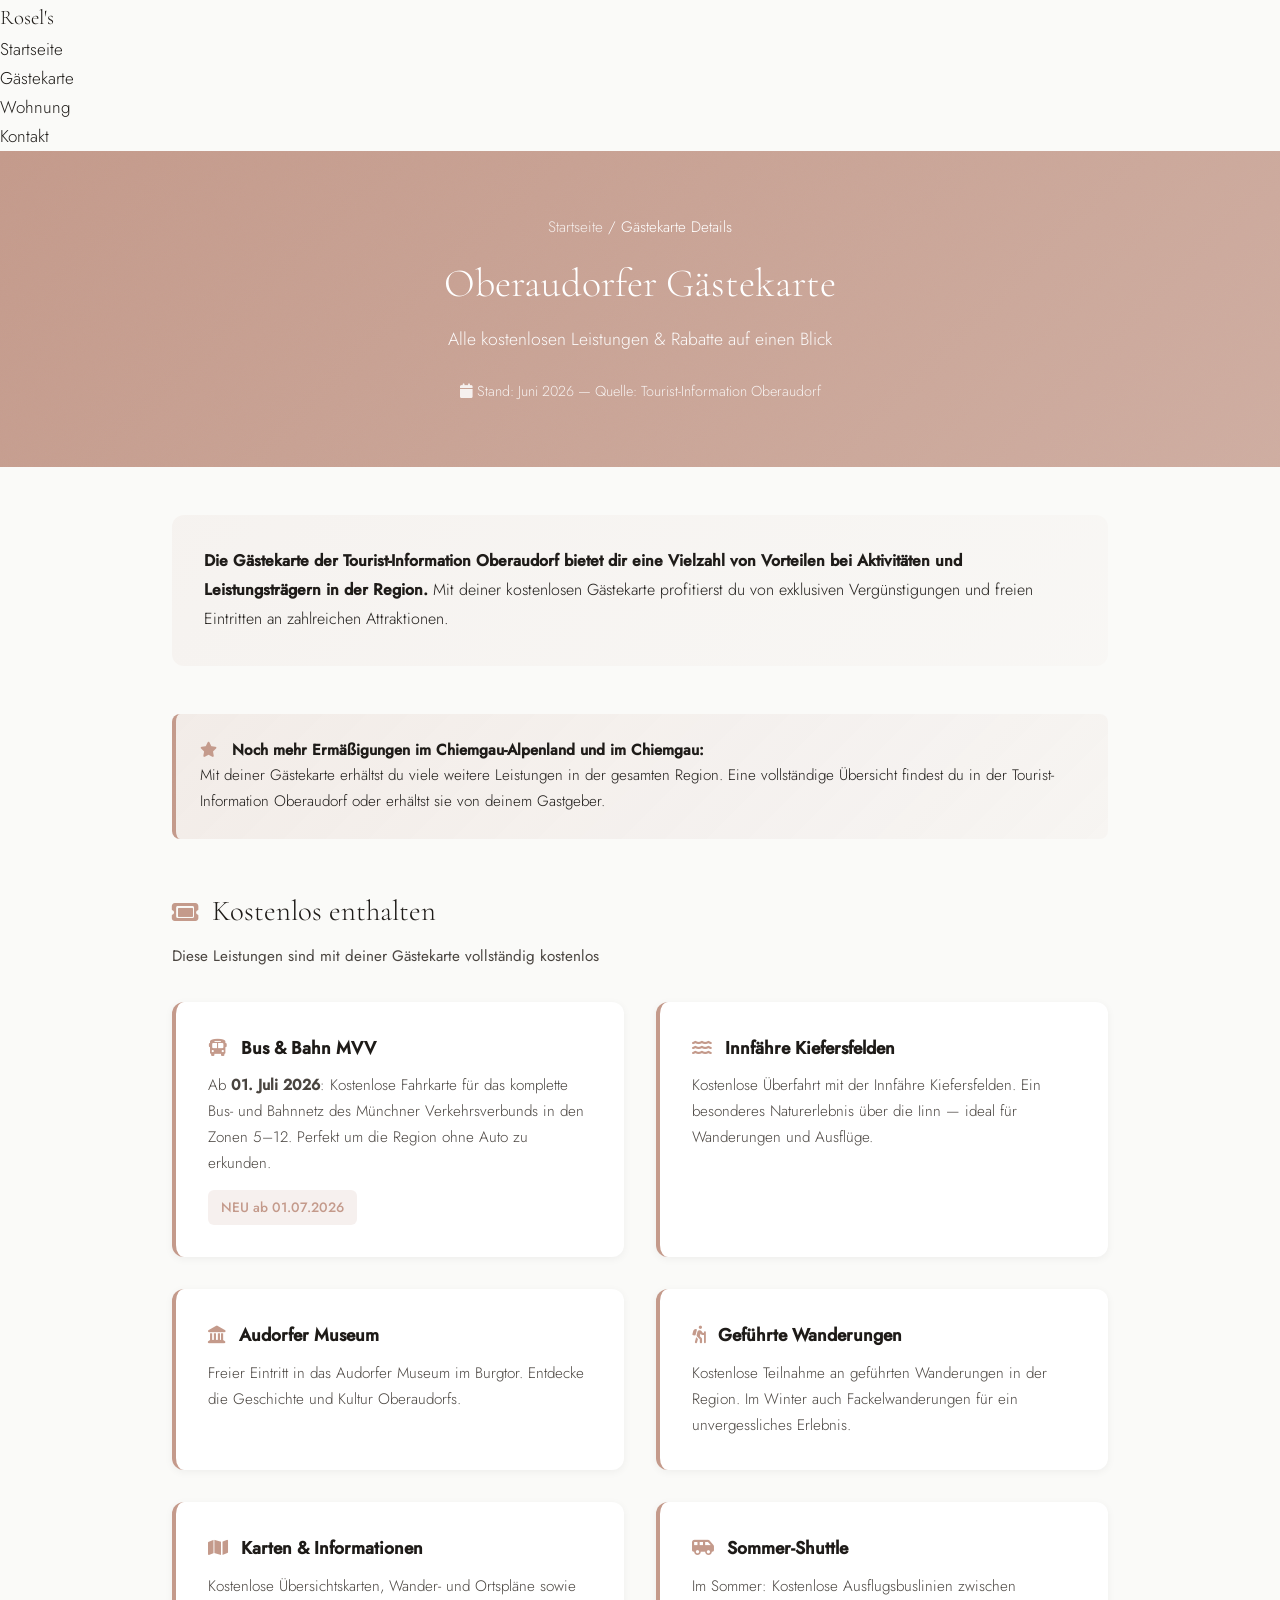
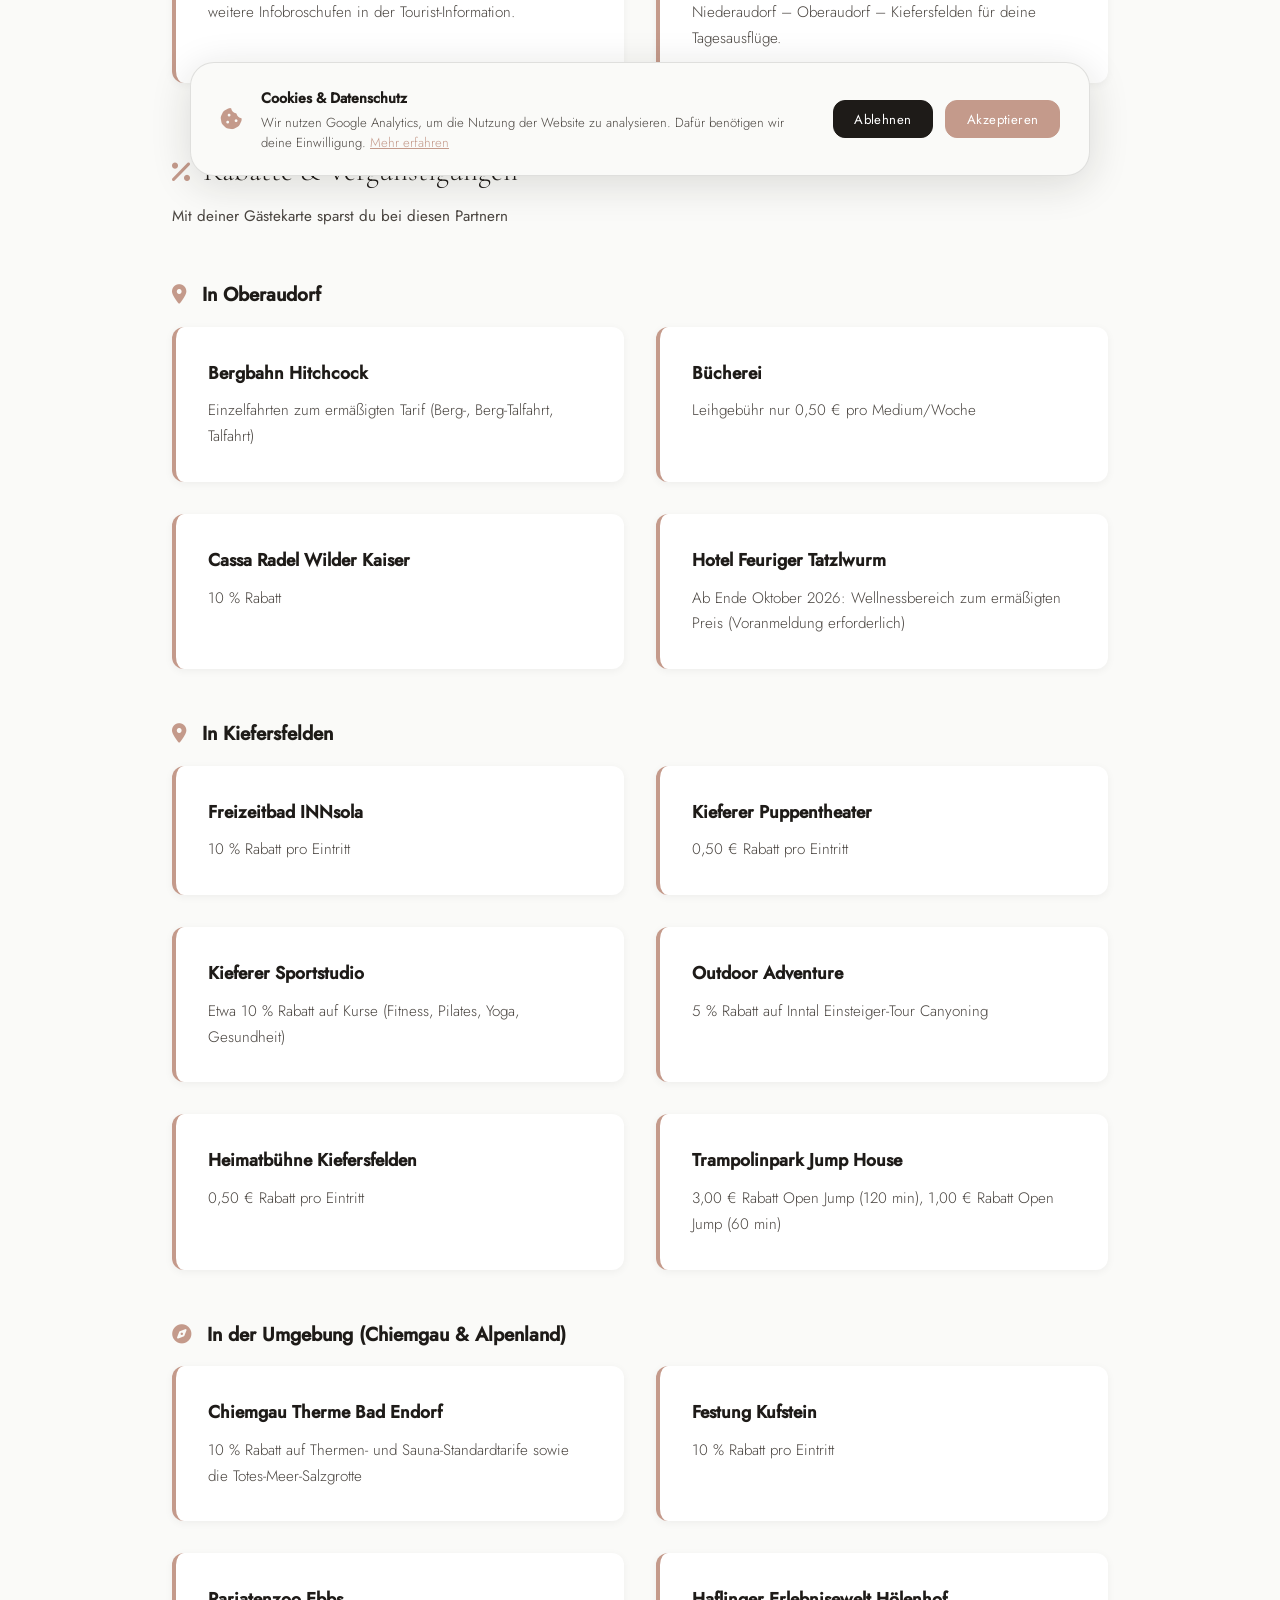
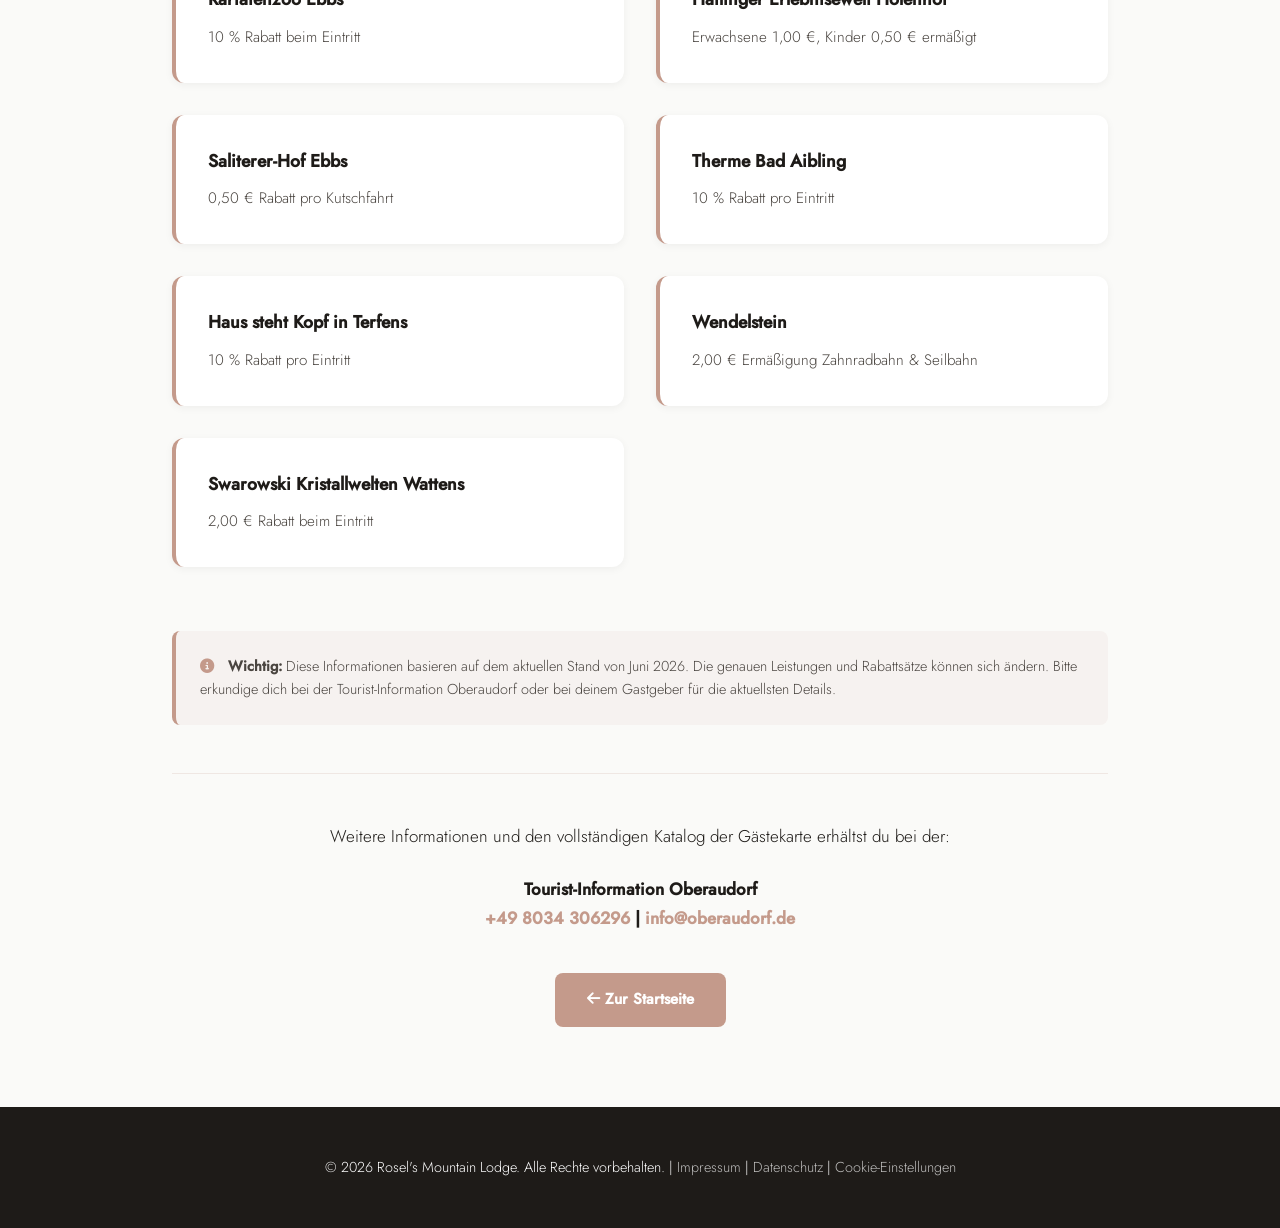
<file: gaestekarte-details.html>
<!DOCTYPE html>
<html lang="de">
<head>
  <meta charset="UTF-8" />
  <meta name="viewport" content="width=device-width, initial-scale=1.0" />
  <title>Oberaudorfer Gästekarte — Alle Leistungen | Rosel's Mountain Lodge</title>
  <meta name="description" content="Oberaudorfer Gästekarte: Kostenlose Leistungen wie MVV-Fahrkarte, Innfähre, Wanderungen & Museum. Plus Rabatte bei über 30 Partnern in der Region." />
  <link rel="canonical" href="https://rosels-mountain-lodge.de/gaestekarte-details.html" />
  <link rel="icon" href="assets/favicon.svg" type="image/svg+xml" />

  <!-- Fonts & Icons (lokal gehostet) -->
  <link rel="stylesheet" href="assets/css/fonts.css" />
  <link rel="stylesheet" href="assets/css/fontawesome.min.css" />
  <link rel="stylesheet" href="assets/css/style.css" />

  <!-- Premium Animation Libraries -->
  <script defer src="assets/js/vendor/lenis.min.js"></script>
  <script defer src="assets/js/vendor/gsap.min.js"></script>
  <script defer src="assets/js/vendor/ScrollTrigger.min.js"></script>

  <style>
    .gc-hero {
      background: linear-gradient(135deg, var(--rose) 0%, rgba(196,154,139,0.8) 100%);
      padding: 4rem 0;
      color: white;
      text-align: center;
      margin-bottom: 3rem;
    }

    .gc-hero h1 {
      font-family: var(--font-serif);
      font-size: 2.5rem;
      font-weight: 300;
      margin: 1rem 0;
      line-height: 1.3;
    }

    .gc-hero p {
      font-family: var(--font-sans);
      font-size: 1.1rem;
      margin: 1rem 0 0;
      opacity: 0.95;
    }

    .gc-breadcrumb {
      text-align: center;
      margin-bottom: 0.5rem;
      font-size: 0.95rem;
    }

    .gc-breadcrumb a {
      color: rgba(255,255,255,0.8);
      text-decoration: none;
    }

    .gc-breadcrumb a:hover {
      text-decoration: underline;
    }

    .gc-category {
      margin-bottom: 4rem;
    }

    .gc-category-title {
      font-family: var(--font-serif);
      font-size: 1.8rem;
      font-weight: 300;
      color: var(--ink);
      margin-bottom: 0.5rem;
      display: flex;
      align-items: center;
      gap: 0.8rem;
    }

    .gc-category-subtitle {
      font-family: var(--font-sans);
      font-size: 0.95rem;
      color: var(--ink-mid);
      margin-bottom: 2rem;
      font-weight: 400;
    }

    .gc-items {
      display: grid;
      grid-template-columns: repeat(auto-fit, minmax(320px, 1fr));
      gap: 2rem;
    }

    .gc-item {
      background: white;
      border-radius: 12px;
      padding: 2rem;
      border-left: 4px solid var(--rose);
      box-shadow: 0 2px 8px rgba(0,0,0,0.05);
      transition: transform 0.3s ease, box-shadow 0.3s ease;
    }

    .gc-item:hover {
      transform: translateY(-4px);
      box-shadow: 0 8px 16px rgba(0,0,0,0.1);
    }

    .gc-item-title {
      font-family: var(--font-sans);
      font-size: 1.1rem;
      font-weight: 600;
      color: var(--ink);
      margin-bottom: 0.6rem;
    }

    .gc-item-desc {
      font-family: var(--font-sans);
      font-size: 0.95rem;
      color: var(--ink-mid);
      line-height: 1.7;
      margin: 0;
    }

    .gc-item-badge {
      display: inline-block;
      background: rgba(196,154,139,0.15);
      color: var(--rose);
      padding: 0.4rem 0.8rem;
      border-radius: 6px;
      font-size: 0.85rem;
      font-weight: 500;
      margin-top: 0.8rem;
    }

    .gc-disclaimer {
      background: rgba(196,154,139,0.08);
      border-left: 4px solid var(--rose);
      padding: 1.5rem;
      border-radius: 8px;
      font-family: var(--font-sans);
      font-size: 0.9rem;
      color: var(--ink-mid);
      line-height: 1.6;
      margin-top: 2rem;
    }

    .gc-cta {
      text-align: center;
      margin-top: 3rem;
      padding-top: 3rem;
      border-top: 1px solid rgba(196,154,139,0.2);
    }

    .gc-cta-btn {
      display: inline-block;
      background: var(--rose);
      color: white;
      padding: 0.9rem 2rem;
      border-radius: 8px;
      text-decoration: none;
      font-family: var(--font-sans);
      font-weight: 600;
      font-size: 0.95rem;
      transition: background 0.3s ease;
    }

    .gc-cta-btn:hover {
      background: rgba(196,154,139,0.9);
    }

    .gc-info-box {
      background: linear-gradient(135deg, rgba(196,154,139,0.08) 0%, rgba(196,154,139,0.03) 100%);
      padding: 2rem;
      border-radius: 12px;
      margin-bottom: 3rem;
    }

    @media (max-width: 768px) {
      .gc-hero h1 {
        font-size: 2rem;
      }

      .gc-category-title {
        font-size: 1.4rem;
      }

      .gc-items {
        grid-template-columns: 1fr;
      }
    }
  </style>
</head>
<body>
  <!-- Navigation (kopiert von index.html) -->
  <nav class="navbar">
    <div class="navbar__container">
      <a href="index.html" class="navbar__logo">
        <span style="font-family: var(--font-serif); font-size: 1.3rem; font-weight: 300;">Rosel's</span>
      </a>
      <ul class="navbar__menu">
        <li><a href="index.html">Startseite</a></li>
        <li><a href="index.html#gaestekarte">Gästekarte</a></li>
        <li><a href="ferienwohnung.html">Wohnung</a></li>
        <li><a href="index.html#kontakt">Kontakt</a></li>
      </ul>
    </div>
  </nav>

  <!-- Hero Section -->
  <div class="gc-hero">
    <div class="container">
      <div class="gc-breadcrumb">
        <a href="index.html">Startseite</a> / <span>Gästekarte Details</span>
      </div>
      <h1>Oberaudorfer Gästekarte</h1>
      <p>Alle kostenlosen Leistungen & Rabatte auf einen Blick</p>
      <p style="font-size: 0.9rem; margin-top: 1.5rem; opacity: 0.85;">
        <i class="fa-solid fa-calendar"></i> Stand: Juni 2026 — Quelle: Tourist-Information Oberaudorf
      </p>
    </div>
  </div>

  <!-- Content -->
  <main class="container" style="max-width: 1000px; padding: 0 2rem;">

    <!-- Intro Box -->
    <div class="gc-info-box">
      <p style="font-family: var(--font-sans); font-size: 1rem; color: var(--ink); line-height: 1.8; margin: 0;">
        <strong>Die Gästekarte der Tourist-Information Oberaudorf bietet dir eine Vielzahl von Vorteilen bei Aktivitäten und Leistungsträgern in der Region.</strong> Mit deiner kostenlosen Gästekarte profitierst du von exklusiven Vergünstigungen und freien Eintritten an zahlreichen Attraktionen.
      </p>
    </div>

    <!-- Umgebung Highlight -->
    <div style="background: linear-gradient(135deg, rgba(196,154,139,0.15) 0%, rgba(196,154,139,0.05) 100%); border-left: 4px solid var(--rose); padding: 1.5rem; border-radius: 8px; margin-bottom: 3rem;">
      <p style="font-family: var(--font-sans); font-size: 0.95rem; color: var(--ink); line-height: 1.7; margin: 0;">
        <i class="fa-solid fa-star" style="color: var(--rose); margin-right: 0.6rem;"></i>
        <strong>Noch mehr Ermäßigungen im Chiemgau-Alpenland und im Chiemgau:</strong><br/>
        Mit deiner Gästekarte erhältst du viele weitere Leistungen in der gesamten Region. Eine vollständige Übersicht findest du in der Tourist-Information Oberaudorf oder erhältst sie von deinem Gastgeber.
      </p>
    </div>

    <!-- KOSTENLOS Section -->
    <section class="gc-category">
      <h2 class="gc-category-title">
        <i class="fa-solid fa-ticket" style="color: var(--rose); font-size: 1.5rem;"></i>
        Kostenlos enthalten
      </h2>
      <p class="gc-category-subtitle">Diese Leistungen sind mit deiner Gästekarte vollständig kostenlos</p>

      <div class="gc-items">
        <!-- MVV -->
        <div class="gc-item">
          <div class="gc-item-title">
            <i class="fa-solid fa-bus" style="color: var(--rose); margin-right: 0.5rem;"></i>
            Bus & Bahn MVV
          </div>
          <p class="gc-item-desc">
            Ab <strong>01. Juli 2026</strong>: Kostenlose Fahrkarte für das komplette Bus- und Bahnnetz des Münchner Verkehrsverbunds in den Zonen 5–12. Perfekt um die Region ohne Auto zu erkunden.
          </p>
          <span class="gc-item-badge">NEU ab 01.07.2026</span>
        </div>

        <!-- Innfähre -->
        <div class="gc-item">
          <div class="gc-item-title">
            <i class="fa-solid fa-water" style="color: var(--rose); margin-right: 0.5rem;"></i>
            Innfähre Kiefersfelden
          </div>
          <p class="gc-item-desc">
            Kostenlose Überfahrt mit der Innfähre Kiefersfelden. Ein besonderes Naturerlebnis über die Iinn — ideal für Wanderungen und Ausflüge.
          </p>
        </div>

        <!-- Museum -->
        <div class="gc-item">
          <div class="gc-item-title">
            <i class="fa-solid fa-landmark" style="color: var(--rose); margin-right: 0.5rem;"></i>
            Audorfer Museum
          </div>
          <p class="gc-item-desc">
            Freier Eintritt in das Audorfer Museum im Burgtor. Entdecke die Geschichte und Kultur Oberaudorfs.
          </p>
        </div>

        <!-- Wanderungen -->
        <div class="gc-item">
          <div class="gc-item-title">
            <i class="fa-solid fa-person-hiking" style="color: var(--rose); margin-right: 0.5rem;"></i>
            Geführte Wanderungen
          </div>
          <p class="gc-item-desc">
            Kostenlose Teilnahme an geführten Wanderungen in der Region. Im Winter auch Fackelwanderungen für ein unvergessliches Erlebnis.
          </p>
        </div>

        <!-- Karten & Infos -->
        <div class="gc-item">
          <div class="gc-item-title">
            <i class="fa-solid fa-map" style="color: var(--rose); margin-right: 0.5rem;"></i>
            Karten & Informationen
          </div>
          <p class="gc-item-desc">
            Kostenlose Übersichtskarten, Wander- und Ortspläne sowie weitere Infobroschufen in der Tourist-Information.
          </p>
        </div>

        <!-- Shuttle -->
        <div class="gc-item">
          <div class="gc-item-title">
            <i class="fa-solid fa-van-shuttle" style="color: var(--rose); margin-right: 0.5rem;"></i>
            Sommer-Shuttle
          </div>
          <p class="gc-item-desc">
            Im Sommer: Kostenlose Ausflugsbuslinien zwischen Niederaudorf – Oberaudorf – Kiefersfelden für deine Tagesausflüge.
          </p>
        </div>
      </div>
    </section>

    <!-- RABATTE Section -->
    <section class="gc-category">
      <h2 class="gc-category-title">
        <i class="fa-solid fa-percentage" style="color: var(--rose); font-size: 1.5rem;"></i>
        Rabatte & Vergünstigungen
      </h2>
      <p class="gc-category-subtitle">Mit deiner Gästekarte sparst du bei diesen Partnern</p>

      <!-- Oberaudorf -->
      <h3 style="font-family: var(--font-sans); font-size: 1.2rem; color: var(--ink); margin: 2.5rem 0 1rem; margin-top: 3rem; font-weight: 600;">
        <i class="fa-solid fa-location-dot" style="color: var(--rose); margin-right: 0.6rem;"></i>
        In Oberaudorf
      </h3>
      <div class="gc-items">
        <div class="gc-item">
          <div class="gc-item-title">Bergbahn Hitchcock</div>
          <p class="gc-item-desc">Einzelfahrten zum ermäßigten Tarif (Berg-, Berg-Talfahrt, Talfahrt)</p>
        </div>
        <div class="gc-item">
          <div class="gc-item-title">Bücherei</div>
          <p class="gc-item-desc">Leihgebühr nur 0,50 € pro Medium/Woche</p>
        </div>
        <div class="gc-item">
          <div class="gc-item-title">Cassa Radel Wilder Kaiser</div>
          <p class="gc-item-desc">10 % Rabatt</p>
        </div>
        <div class="gc-item">
          <div class="gc-item-title">Hotel Feuriger Tatzlwurm</div>
          <p class="gc-item-desc">Ab Ende Oktober 2026: Wellnessbereich zum ermäßigten Preis (Voranmeldung erforderlich)</p>
        </div>
      </div>

      <!-- Kiefersfelden -->
      <h3 style="font-family: var(--font-sans); font-size: 1.2rem; color: var(--ink); margin: 2.5rem 0 1rem; margin-top: 3rem; font-weight: 600;">
        <i class="fa-solid fa-location-dot" style="color: var(--rose); margin-right: 0.6rem;"></i>
        In Kiefersfelden
      </h3>
      <div class="gc-items">
        <div class="gc-item">
          <div class="gc-item-title">Freizeitbad INNsola</div>
          <p class="gc-item-desc">10 % Rabatt pro Eintritt</p>
        </div>
        <div class="gc-item">
          <div class="gc-item-title">Kieferer Puppentheater</div>
          <p class="gc-item-desc">0,50 € Rabatt pro Eintritt</p>
        </div>
        <div class="gc-item">
          <div class="gc-item-title">Kieferer Sportstudio</div>
          <p class="gc-item-desc">Etwa 10 % Rabatt auf Kurse (Fitness, Pilates, Yoga, Gesundheit)</p>
        </div>
        <div class="gc-item">
          <div class="gc-item-title">Outdoor Adventure</div>
          <p class="gc-item-desc">5 % Rabatt auf Inntal Einsteiger-Tour Canyoning</p>
        </div>
        <div class="gc-item">
          <div class="gc-item-title">Heimatbühne Kiefersfelden</div>
          <p class="gc-item-desc">0,50 € Rabatt pro Eintritt</p>
        </div>
        <div class="gc-item">
          <div class="gc-item-title">Trampolinpark Jump House</div>
          <p class="gc-item-desc">3,00 € Rabatt Open Jump (120 min), 1,00 € Rabatt Open Jump (60 min)</p>
        </div>
      </div>

      <!-- Umgebung -->
      <h3 style="font-family: var(--font-sans); font-size: 1.2rem; color: var(--ink); margin: 2.5rem 0 1rem; margin-top: 3rem; font-weight: 600;">
        <i class="fa-solid fa-compass" style="color: var(--rose); margin-right: 0.6rem;"></i>
        In der Umgebung (Chiemgau & Alpenland)
      </h3>
      <div class="gc-items">
        <div class="gc-item">
          <div class="gc-item-title">Chiemgau Therme Bad Endorf</div>
          <p class="gc-item-desc">10 % Rabatt auf Thermen- und Sauna-Standardtarife sowie die Totes-Meer-Salzgrotte</p>
        </div>
        <div class="gc-item">
          <div class="gc-item-title">Festung Kufstein</div>
          <p class="gc-item-desc">10 % Rabatt pro Eintritt</p>
        </div>
        <div class="gc-item">
          <div class="gc-item-title">Rariatenzoo Ebbs</div>
          <p class="gc-item-desc">10 % Rabatt beim Eintritt</p>
        </div>
        <div class="gc-item">
          <div class="gc-item-title">Haflinger Erlebnisewelt Hölenhof</div>
          <p class="gc-item-desc">Erwachsene 1,00 €, Kinder 0,50 € ermäßigt</p>
        </div>
        <div class="gc-item">
          <div class="gc-item-title">Saliterer-Hof Ebbs</div>
          <p class="gc-item-desc">0,50 € Rabatt pro Kutschfahrt</p>
        </div>
        <div class="gc-item">
          <div class="gc-item-title">Therme Bad Aibling</div>
          <p class="gc-item-desc">10 % Rabatt pro Eintritt</p>
        </div>
        <div class="gc-item">
          <div class="gc-item-title">Haus steht Kopf in Terfens</div>
          <p class="gc-item-desc">10 % Rabatt pro Eintritt</p>
        </div>
        <div class="gc-item">
          <div class="gc-item-title">Wendelstein</div>
          <p class="gc-item-desc">2,00 € Ermäßigung Zahnradbahn & Seilbahn</p>
        </div>
        <div class="gc-item">
          <div class="gc-item-title">Swarowski Kristallwelten Wattens</div>
          <p class="gc-item-desc">2,00 € Rabatt beim Eintritt</p>
        </div>
      </div>
    </section>

    <!-- Disclaimer -->
    <div class="gc-disclaimer">
      <i class="fa-solid fa-circle-info" style="color: var(--rose); margin-right: 0.6rem;"></i>
      <strong>Wichtig:</strong> Diese Informationen basieren auf dem aktuellen Stand von Juni 2026. Die genauen Leistungen und Rabattsätze können sich ändern. Bitte erkundige dich bei der Tourist-Information Oberaudorf oder bei deinem Gastgeber für die aktuellsten Details.
    </div>

    <!-- CTA -->
    <div class="gc-cta">
      <p style="font-family: var(--font-sans); color: var(--ink); margin-bottom: 1.5rem;">
        Weitere Informationen und den vollständigen Katalog der Gästekarte erhältst du bei der:
      </p>
      <p style="font-family: var(--font-sans); color: var(--ink); font-weight: 600; margin: 0.5rem 0;">
        Tourist-Information Oberaudorf<br>
        <a href="tel:+498034306296" style="color: var(--rose); text-decoration: none;">+49 8034 306296</a> |
        <a href="mailto:info@oberaudorf.de" style="color: var(--rose); text-decoration: none;">info@oberaudorf.de</a>
      </p>
      <a href="index.html#gaestekarte" class="gc-cta-btn" style="margin-top: 2rem;">
        <i class="fa-solid fa-arrow-left"></i> Zur Startseite
      </a>
    </div>

  </main>

  <!-- Footer (vereinfacht) -->
  <footer style="background: var(--ink); color: white; padding: 3rem 0; margin-top: 5rem; text-align: center;">
    <div class="container">
      <p style="font-family: var(--font-sans); font-size: 0.9rem; margin: 0;">
        © 2026 Rosel's Mountain Lodge. Alle Rechte vorbehalten. |
        <a href="impressum.html" style="color: rgba(255,255,255,0.7); text-decoration: none;">Impressum</a> |
        <a href="datenschutz.html" style="color: rgba(255,255,255,0.7); text-decoration: none;">Datenschutz</a> |
        <a href="#" id="cookieSettingsLink" style="color: rgba(255,255,255,0.7); text-decoration: none;">Cookie-Einstellungen</a>
      </p>
    </div>
  </footer>

  <!-- Cookie Banner -->
  <div class="cookie-banner" id="cookieBanner" role="dialog" aria-label="Cookie-Einwilligung">
    <div class="cookie-banner__inner">
      <div class="cookie-banner__icon"><i class="fa-solid fa-cookie-bite"></i></div>
      <div class="cookie-banner__text">
        <strong>Cookies &amp; Datenschutz</strong>
        <p>Wir nutzen Google Analytics, um die Nutzung der Website zu analysieren. Dafür benötigen wir deine Einwilligung. <a href="datenschutz.html">Mehr erfahren</a></p>
      </div>
      <div class="cookie-banner__actions">
        <button class="cookie-banner__btn cookie-banner__btn--deny" id="cookieDeny">Ablehnen</button>
        <button class="cookie-banner__btn cookie-banner__btn--accept" id="cookieAccept">Akzeptieren</button>
      </div>
    </div>
  </div>

  <!-- Scripts -->
  <script defer src="assets/js/main.js"></script>
</body>
</html>
</file>
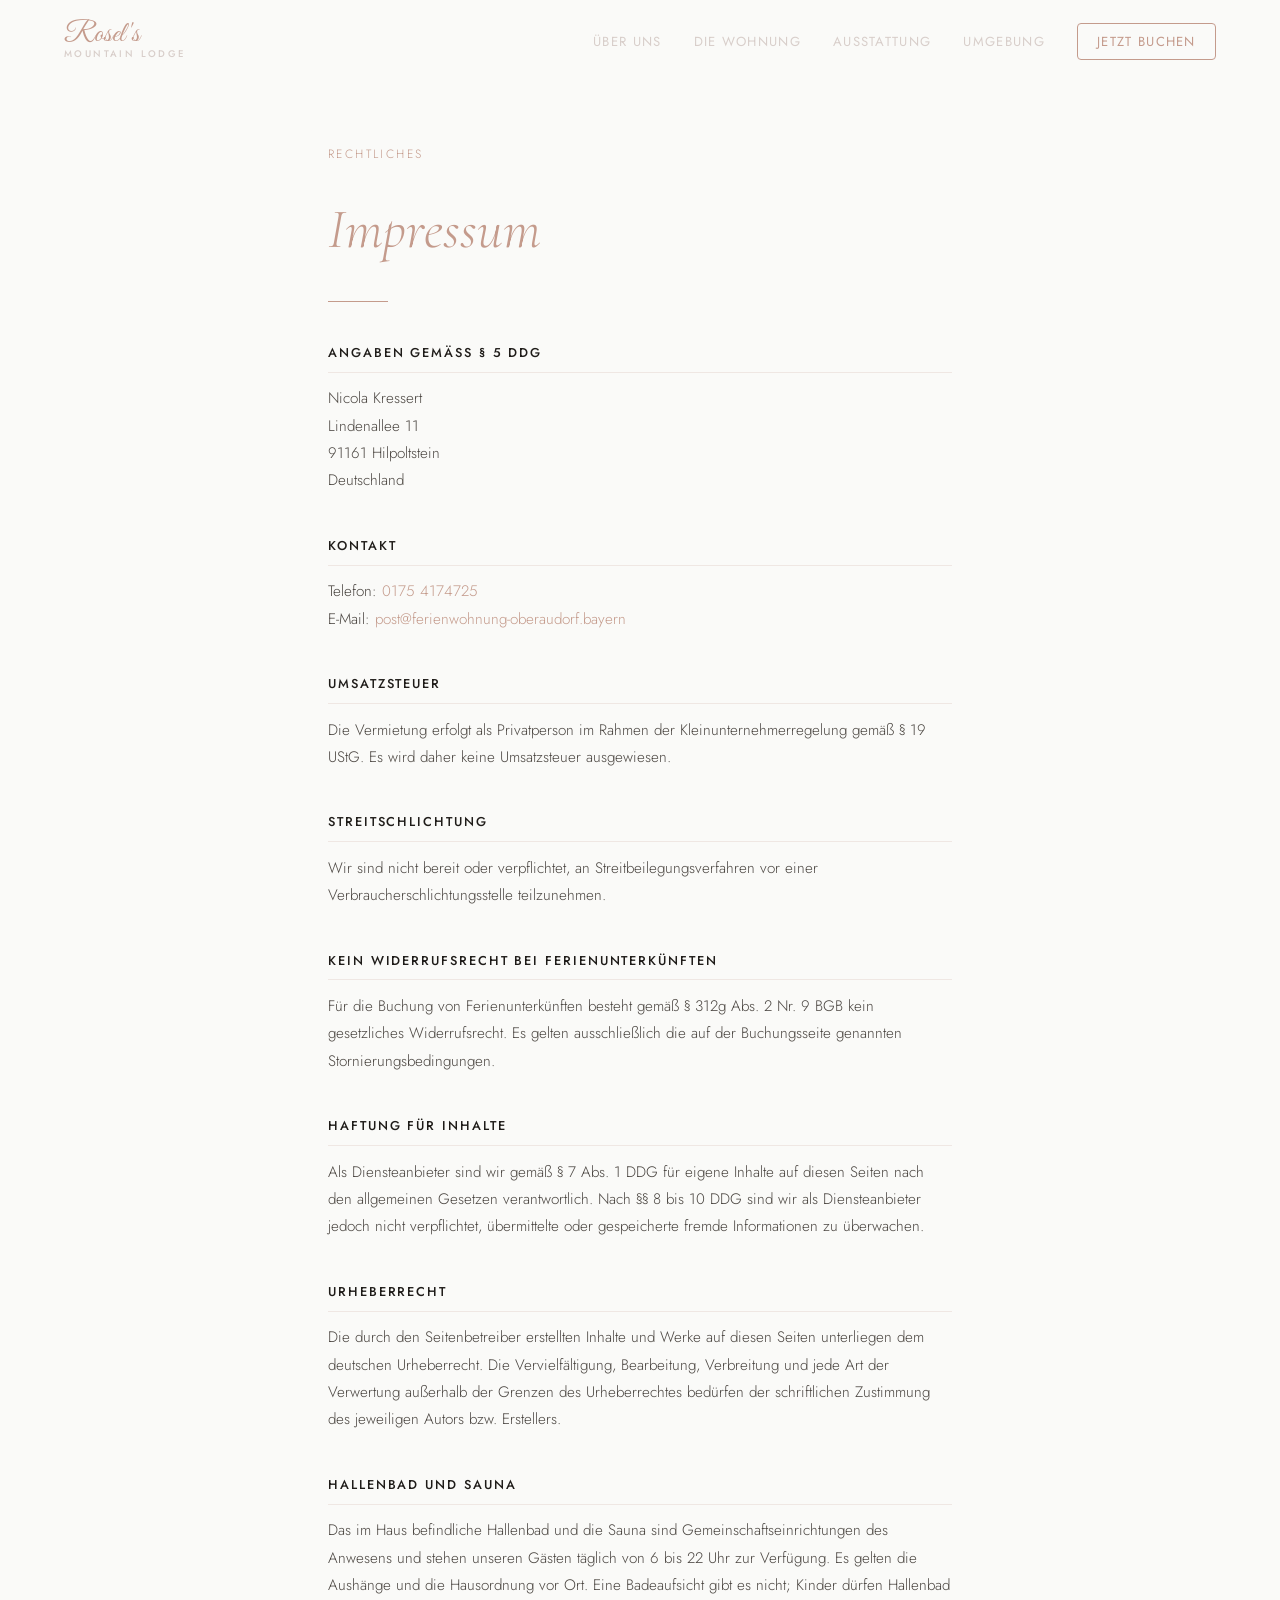
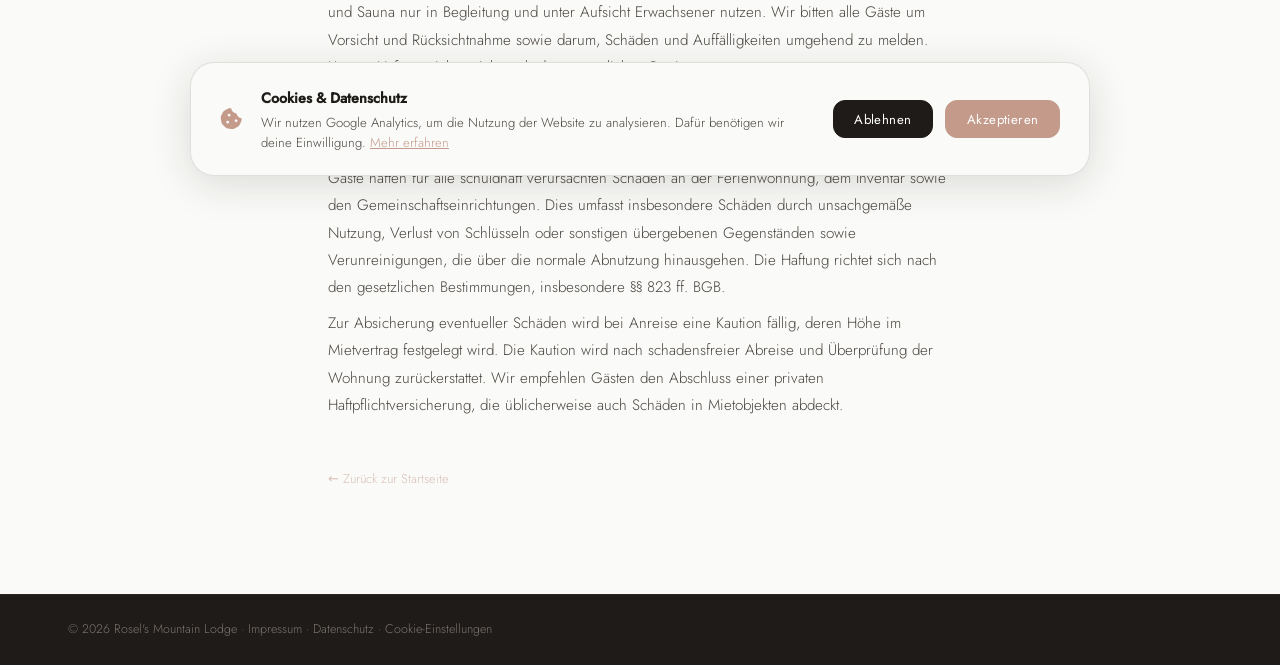
<file: impressum.html>
﻿<!DOCTYPE html>
<html lang="de">
<head>
  <meta charset="UTF-8" />
  <meta name="viewport" content="width=device-width, initial-scale=1.0" />
  <title>Impressum — Rosel's Mountain Lodge</title>
  <meta name="robots" content="noindex, nofollow" />
  <link rel="icon" href="assets/favicon.svg" type="image/svg+xml" />
  <link rel="stylesheet" href="assets/css/fonts.css" />
  <link rel="stylesheet" href="assets/css/fontawesome.min.css" />
  <link rel="stylesheet" href="assets/css/style.css" />
  <style>
    .legal-page { padding: calc(var(--nav-h) + 4rem) 0 6rem; background: var(--bg); min-height: 80vh; }
    .legal-page h1 { font-family: var(--font-serif); font-size: clamp(2rem,5vw,3.5rem); font-weight: 300; color: var(--ink); margin-bottom: 0.5rem; }
    .legal-page h1 em { color: var(--rose); font-style: italic; }
    .legal-page .eyebrow { font-family: var(--font-sans); font-size: 0.75rem; letter-spacing: 0.2em; text-transform: uppercase; color: var(--rose); margin-bottom: 1rem; }
    .legal-page h2 { font-family: var(--font-sans); font-size: 0.8rem; letter-spacing: 0.15em; text-transform: uppercase; color: var(--ink); font-weight: 500; margin: 2.5rem 0 0.8rem; padding-bottom: 0.5rem; border-bottom: 1px solid rgba(196,154,139,0.2); }
    .legal-page p, .legal-page address { font-family: var(--font-sans); font-size: 0.95rem; color: var(--ink-mid); line-height: 1.8; font-style: normal; margin-bottom: 0.5rem; }
    .legal-page a { color: var(--rose); }
    .legal-divider { width: 60px; height: 1px; background: var(--rose); margin: 1.5rem 0 2.5rem; }
  </style>
</head>
<body>

  <nav class="nav" id="nav">
    <a href="index.html" class="nav__logo">
      <span class="nav__logo-script">Rosel's</span>
      <span class="nav__logo-text">MOUNTAIN LODGE</span>
    </a>
    <ul class="nav__links">
      <li><a href="index.html#ueber-uns" class="nav__link">Über uns</a></li>
      <li><a href="ferienwohnung.html" class="nav__link">Die Wohnung</a></li>
      <li><a href="index.html#ausstattung" class="nav__link">Ausstattung</a></li>
      <li><a href="index.html#umgebung" class="nav__link">Umgebung</a></li>
      <li><a href="index.html#buchen" class="nav__link nav__link--cta">Jetzt buchen</a></li>
    </ul>
    <button class="nav__burger" id="navBurger" aria-label="Menü">
      <span></span><span></span><span></span>
    </button>
  </nav>

  <div class="mobile-menu" id="mobileMenu">
    <ul>
      <li><a href="index.html">Startseite</a></li>
      <li><a href="ferienwohnung.html">Die Wohnung</a></li>
      <li><a href="index.html#ausstattung">Ausstattung</a></li>
      <li><a href="index.html#umgebung">Umgebung</a></li>
      <li><a href="index.html#buchen">Jetzt buchen</a></li>
    </ul>
  </div>

  <main class="legal-page">
    <div class="container" style="max-width: 720px;">
      <p class="eyebrow">Rechtliches</p>
      <h1><em>Impressum</em></h1>
      <div class="legal-divider"></div>

      <h2>Angaben gemäß § 5 DDG</h2>
      <address>
        Nicola Kressert<br />
        Lindenallee 11<br />
        91161 Hilpoltstein<br />
        Deutschland
      </address>

      <h2>Kontakt</h2>
      <p>
        Telefon: <a href="tel:+491754174725">0175 4174725</a><br />
        E-Mail: <a href="mailto:post@ferienwohnung-oberaudorf.bayern">post@ferienwohnung-oberaudorf.bayern</a>
      </p>

      <h2>Umsatzsteuer</h2>
      <p>
        Die Vermietung erfolgt als Privatperson im Rahmen der Kleinunternehmerregelung gemäß § 19 UStG.
        Es wird daher keine Umsatzsteuer ausgewiesen.
      </p>

      <h2>Streitschlichtung</h2>
      <p>
        Wir sind nicht bereit oder verpflichtet, an Streitbeilegungsverfahren vor einer
        Verbraucherschlichtungsstelle teilzunehmen.
      </p>

      <h2>Kein Widerrufsrecht bei Ferienunterkünften</h2>
      <p>
        Für die Buchung von Ferienunterkünften besteht gemäß § 312g Abs. 2 Nr. 9 BGB kein
        gesetzliches Widerrufsrecht. Es gelten ausschließlich die auf der Buchungsseite
        genannten Stornierungsbedingungen.
      </p>

      <h2>Haftung für Inhalte</h2>
      <p>
        Als Diensteanbieter sind wir gemäß § 7 Abs. 1 DDG für eigene Inhalte auf diesen Seiten nach den
        allgemeinen Gesetzen verantwortlich. Nach §§ 8 bis 10 DDG sind wir als Diensteanbieter jedoch nicht
        verpflichtet, übermittelte oder gespeicherte fremde Informationen zu überwachen.
      </p>

      <h2>Urheberrecht</h2>
      <p>
        Die durch den Seitenbetreiber erstellten Inhalte und Werke auf diesen Seiten unterliegen dem deutschen
        Urheberrecht. Die Vervielfältigung, Bearbeitung, Verbreitung und jede Art der Verwertung außerhalb der
        Grenzen des Urheberrechtes bedürfen der schriftlichen Zustimmung des jeweiligen Autors bzw. Erstellers.
      </p>

      <h2>Hallenbad und Sauna</h2>
      <p>
        Das im Haus befindliche Hallenbad und die Sauna sind Gemeinschaftseinrichtungen des Anwesens und
        stehen unseren Gästen täglich von 6 bis 22 Uhr zur Verfügung. Es gelten die Aushänge und die Hausordnung vor Ort. Eine
        Badeaufsicht gibt es nicht; Kinder dürfen Hallenbad und Sauna nur in Begleitung und unter Aufsicht
        Erwachsener nutzen. Wir bitten alle Gäste um Vorsicht und Rücksichtnahme sowie darum, Schäden und
        Auffälligkeiten umgehend zu melden. Unsere Haftung richtet sich nach den gesetzlichen Bestimmungen.
      </p>

      <h2>Haftung der Gäste</h2>
      <p>
        Gäste haften für alle schuldhaft verursachten Schäden an der Ferienwohnung, dem Inventar sowie
        den Gemeinschaftseinrichtungen. Dies umfasst insbesondere Schäden durch unsachgemäße Nutzung,
        Verlust von Schlüsseln oder sonstigen übergebenen Gegenständen sowie Verunreinigungen, die
        über die normale Abnutzung hinausgehen. Die Haftung richtet sich nach den gesetzlichen
        Bestimmungen, insbesondere §§&nbsp;823&nbsp;ff. BGB.
      </p>
      <p>
        Zur Absicherung eventueller Schäden wird bei Anreise eine Kaution fällig, deren Höhe im
        Mietvertrag festgelegt wird. Die Kaution wird nach schadensfreier Abreise und Überprüfung
        der Wohnung zurückerstattet. Wir empfehlen Gästen den Abschluss einer privaten
        Haftpflichtversicherung, die üblicherweise auch Schäden in Mietobjekten abdeckt.
      </p>

      <p style="margin-top:3rem; font-size:0.8rem; color:var(--ink-mid); opacity:0.6;">
        <a href="index.html" style="color:var(--rose)">← Zurück zur Startseite</a>
      </p>
    </div>
  </main>

  <footer class="footer">
    <div class="footer__bottom">
      <div class="container">
        <p>© 2026 Rosel's Mountain Lodge · <a href="impressum.html">Impressum</a> · <a href="datenschutz.html">Datenschutz</a> · <a href="#" id="cookieSettingsLink">Cookie-Einstellungen</a></p>
      </div>
    </div>
  </footer>

  <!-- Cookie Banner -->
  <div class="cookie-banner" id="cookieBanner" role="dialog" aria-label="Cookie-Einwilligung">
    <div class="cookie-banner__inner">
      <div class="cookie-banner__icon"><i class="fa-solid fa-cookie-bite"></i></div>
      <div class="cookie-banner__text">
        <strong>Cookies &amp; Datenschutz</strong>
        <p>Wir nutzen Google Analytics, um die Nutzung der Website zu analysieren. Dafür benötigen wir deine Einwilligung. <a href="datenschutz.html">Mehr erfahren</a></p>
      </div>
      <div class="cookie-banner__actions">
        <button class="cookie-banner__btn cookie-banner__btn--deny" id="cookieDeny">Ablehnen</button>
        <button class="cookie-banner__btn cookie-banner__btn--accept" id="cookieAccept">Akzeptieren</button>
      </div>
    </div>
  </div>

  <script defer src="assets/js/main.js"></script>
</body>
</html>
</file>
<file: assets/css/fonts.css>
﻿/* cyrillic-ext */
@font-face {
  font-family: 'Cormorant Garamond';
  font-style: italic;
  font-weight: 300;
  font-display: swap;
  src: url(../fonts/google/co3ZmX5slCNuHLi8bLeY9MK7whWMhyjYrEtFmSq17w.woff2) format('woff2');
  unicode-range: U+0460-052F, U+1C80-1C8A, U+20B4, U+2DE0-2DFF, U+A640-A69F, U+FE2E-FE2F;
}
/* cyrillic */
@font-face {
  font-family: 'Cormorant Garamond';
  font-style: italic;
  font-weight: 300;
  font-display: swap;
  src: url(../fonts/google/co3ZmX5slCNuHLi8bLeY9MK7whWMhyjYrEtMmSq17w.woff2) format('woff2');
  unicode-range: U+0301, U+0400-045F, U+0490-0491, U+04B0-04B1, U+2116;
}
/* vietnamese */
@font-face {
  font-family: 'Cormorant Garamond';
  font-style: italic;
  font-weight: 300;
  font-display: swap;
  src: url(../fonts/google/co3ZmX5slCNuHLi8bLeY9MK7whWMhyjYrEtHmSq17w.woff2) format('woff2');
  unicode-range: U+0102-0103, U+0110-0111, U+0128-0129, U+0168-0169, U+01A0-01A1, U+01AF-01B0, U+0300-0301, U+0303-0304, U+0308-0309, U+0323, U+0329, U+1EA0-1EF9, U+20AB;
}
/* latin-ext */
@font-face {
  font-family: 'Cormorant Garamond';
  font-style: italic;
  font-weight: 300;
  font-display: swap;
  src: url(../fonts/google/co3ZmX5slCNuHLi8bLeY9MK7whWMhyjYrEtGmSq17w.woff2) format('woff2');
  unicode-range: U+0100-02BA, U+02BD-02C5, U+02C7-02CC, U+02CE-02D7, U+02DD-02FF, U+0304, U+0308, U+0329, U+1D00-1DBF, U+1E00-1E9F, U+1EF2-1EFF, U+2020, U+20A0-20AB, U+20AD-20C0, U+2113, U+2C60-2C7F, U+A720-A7FF;
}
/* latin */
@font-face {
  font-family: 'Cormorant Garamond';
  font-style: italic;
  font-weight: 300;
  font-display: swap;
  src: url(../fonts/google/co3ZmX5slCNuHLi8bLeY9MK7whWMhyjYrEtImSo.woff2) format('woff2');
  unicode-range: U+0000-00FF, U+0131, U+0152-0153, U+02BB-02BC, U+02C6, U+02DA, U+02DC, U+0304, U+0308, U+0329, U+2000-206F, U+20AC, U+2122, U+2191, U+2193, U+2212, U+2215, U+FEFF, U+FFFD;
}
/* cyrillic-ext */
@font-face {
  font-family: 'Cormorant Garamond';
  font-style: italic;
  font-weight: 400;
  font-display: swap;
  src: url(../fonts/google/co3ZmX5slCNuHLi8bLeY9MK7whWMhyjYrEtFmSq17w.woff2) format('woff2');
  unicode-range: U+0460-052F, U+1C80-1C8A, U+20B4, U+2DE0-2DFF, U+A640-A69F, U+FE2E-FE2F;
}
/* cyrillic */
@font-face {
  font-family: 'Cormorant Garamond';
  font-style: italic;
  font-weight: 400;
  font-display: swap;
  src: url(../fonts/google/co3ZmX5slCNuHLi8bLeY9MK7whWMhyjYrEtMmSq17w.woff2) format('woff2');
  unicode-range: U+0301, U+0400-045F, U+0490-0491, U+04B0-04B1, U+2116;
}
/* vietnamese */
@font-face {
  font-family: 'Cormorant Garamond';
  font-style: italic;
  font-weight: 400;
  font-display: swap;
  src: url(../fonts/google/co3ZmX5slCNuHLi8bLeY9MK7whWMhyjYrEtHmSq17w.woff2) format('woff2');
  unicode-range: U+0102-0103, U+0110-0111, U+0128-0129, U+0168-0169, U+01A0-01A1, U+01AF-01B0, U+0300-0301, U+0303-0304, U+0308-0309, U+0323, U+0329, U+1EA0-1EF9, U+20AB;
}
/* latin-ext */
@font-face {
  font-family: 'Cormorant Garamond';
  font-style: italic;
  font-weight: 400;
  font-display: swap;
  src: url(../fonts/google/co3ZmX5slCNuHLi8bLeY9MK7whWMhyjYrEtGmSq17w.woff2) format('woff2');
  unicode-range: U+0100-02BA, U+02BD-02C5, U+02C7-02CC, U+02CE-02D7, U+02DD-02FF, U+0304, U+0308, U+0329, U+1D00-1DBF, U+1E00-1E9F, U+1EF2-1EFF, U+2020, U+20A0-20AB, U+20AD-20C0, U+2113, U+2C60-2C7F, U+A720-A7FF;
}
/* latin */
@font-face {
  font-family: 'Cormorant Garamond';
  font-style: italic;
  font-weight: 400;
  font-display: swap;
  src: url(../fonts/google/co3ZmX5slCNuHLi8bLeY9MK7whWMhyjYrEtImSo.woff2) format('woff2');
  unicode-range: U+0000-00FF, U+0131, U+0152-0153, U+02BB-02BC, U+02C6, U+02DA, U+02DC, U+0304, U+0308, U+0329, U+2000-206F, U+20AC, U+2122, U+2191, U+2193, U+2212, U+2215, U+FEFF, U+FFFD;
}
/* cyrillic-ext */
@font-face {
  font-family: 'Cormorant Garamond';
  font-style: normal;
  font-weight: 300;
  font-display: swap;
  src: url(../fonts/google/co3bmX5slCNuHLi8bLeY9MK7whWMhyjYpHtKgS4.woff2) format('woff2');
  unicode-range: U+0460-052F, U+1C80-1C8A, U+20B4, U+2DE0-2DFF, U+A640-A69F, U+FE2E-FE2F;
}
/* cyrillic */
@font-face {
  font-family: 'Cormorant Garamond';
  font-style: normal;
  font-weight: 300;
  font-display: swap;
  src: url(../fonts/google/co3bmX5slCNuHLi8bLeY9MK7whWMhyjYrXtKgS4.woff2) format('woff2');
  unicode-range: U+0301, U+0400-045F, U+0490-0491, U+04B0-04B1, U+2116;
}
/* vietnamese */
@font-face {
  font-family: 'Cormorant Garamond';
  font-style: normal;
  font-weight: 300;
  font-display: swap;
  src: url(../fonts/google/co3bmX5slCNuHLi8bLeY9MK7whWMhyjYpntKgS4.woff2) format('woff2');
  unicode-range: U+0102-0103, U+0110-0111, U+0128-0129, U+0168-0169, U+01A0-01A1, U+01AF-01B0, U+0300-0301, U+0303-0304, U+0308-0309, U+0323, U+0329, U+1EA0-1EF9, U+20AB;
}
/* latin-ext */
@font-face {
  font-family: 'Cormorant Garamond';
  font-style: normal;
  font-weight: 300;
  font-display: swap;
  src: url(../fonts/google/co3bmX5slCNuHLi8bLeY9MK7whWMhyjYp3tKgS4.woff2) format('woff2');
  unicode-range: U+0100-02BA, U+02BD-02C5, U+02C7-02CC, U+02CE-02D7, U+02DD-02FF, U+0304, U+0308, U+0329, U+1D00-1DBF, U+1E00-1E9F, U+1EF2-1EFF, U+2020, U+20A0-20AB, U+20AD-20C0, U+2113, U+2C60-2C7F, U+A720-A7FF;
}
/* latin */
@font-face {
  font-family: 'Cormorant Garamond';
  font-style: normal;
  font-weight: 300;
  font-display: swap;
  src: url(../fonts/google/co3bmX5slCNuHLi8bLeY9MK7whWMhyjYqXtK.woff2) format('woff2');
  unicode-range: U+0000-00FF, U+0131, U+0152-0153, U+02BB-02BC, U+02C6, U+02DA, U+02DC, U+0304, U+0308, U+0329, U+2000-206F, U+20AC, U+2122, U+2191, U+2193, U+2212, U+2215, U+FEFF, U+FFFD;
}
/* cyrillic-ext */
@font-face {
  font-family: 'Cormorant Garamond';
  font-style: normal;
  font-weight: 400;
  font-display: swap;
  src: url(../fonts/google/co3bmX5slCNuHLi8bLeY9MK7whWMhyjYpHtKgS4.woff2) format('woff2');
  unicode-range: U+0460-052F, U+1C80-1C8A, U+20B4, U+2DE0-2DFF, U+A640-A69F, U+FE2E-FE2F;
}
/* cyrillic */
@font-face {
  font-family: 'Cormorant Garamond';
  font-style: normal;
  font-weight: 400;
  font-display: swap;
  src: url(../fonts/google/co3bmX5slCNuHLi8bLeY9MK7whWMhyjYrXtKgS4.woff2) format('woff2');
  unicode-range: U+0301, U+0400-045F, U+0490-0491, U+04B0-04B1, U+2116;
}
/* vietnamese */
@font-face {
  font-family: 'Cormorant Garamond';
  font-style: normal;
  font-weight: 400;
  font-display: swap;
  src: url(../fonts/google/co3bmX5slCNuHLi8bLeY9MK7whWMhyjYpntKgS4.woff2) format('woff2');
  unicode-range: U+0102-0103, U+0110-0111, U+0128-0129, U+0168-0169, U+01A0-01A1, U+01AF-01B0, U+0300-0301, U+0303-0304, U+0308-0309, U+0323, U+0329, U+1EA0-1EF9, U+20AB;
}
/* latin-ext */
@font-face {
  font-family: 'Cormorant Garamond';
  font-style: normal;
  font-weight: 400;
  font-display: swap;
  src: url(../fonts/google/co3bmX5slCNuHLi8bLeY9MK7whWMhyjYp3tKgS4.woff2) format('woff2');
  unicode-range: U+0100-02BA, U+02BD-02C5, U+02C7-02CC, U+02CE-02D7, U+02DD-02FF, U+0304, U+0308, U+0329, U+1D00-1DBF, U+1E00-1E9F, U+1EF2-1EFF, U+2020, U+20A0-20AB, U+20AD-20C0, U+2113, U+2C60-2C7F, U+A720-A7FF;
}
/* latin */
@font-face {
  font-family: 'Cormorant Garamond';
  font-style: normal;
  font-weight: 400;
  font-display: swap;
  src: url(../fonts/google/co3bmX5slCNuHLi8bLeY9MK7whWMhyjYqXtK.woff2) format('woff2');
  unicode-range: U+0000-00FF, U+0131, U+0152-0153, U+02BB-02BC, U+02C6, U+02DA, U+02DC, U+0304, U+0308, U+0329, U+2000-206F, U+20AC, U+2122, U+2191, U+2193, U+2212, U+2215, U+FEFF, U+FFFD;
}
/* cyrillic-ext */
@font-face {
  font-family: 'Cormorant Garamond';
  font-style: normal;
  font-weight: 600;
  font-display: swap;
  src: url(../fonts/google/co3bmX5slCNuHLi8bLeY9MK7whWMhyjYpHtKgS4.woff2) format('woff2');
  unicode-range: U+0460-052F, U+1C80-1C8A, U+20B4, U+2DE0-2DFF, U+A640-A69F, U+FE2E-FE2F;
}
/* cyrillic */
@font-face {
  font-family: 'Cormorant Garamond';
  font-style: normal;
  font-weight: 600;
  font-display: swap;
  src: url(../fonts/google/co3bmX5slCNuHLi8bLeY9MK7whWMhyjYrXtKgS4.woff2) format('woff2');
  unicode-range: U+0301, U+0400-045F, U+0490-0491, U+04B0-04B1, U+2116;
}
/* vietnamese */
@font-face {
  font-family: 'Cormorant Garamond';
  font-style: normal;
  font-weight: 600;
  font-display: swap;
  src: url(../fonts/google/co3bmX5slCNuHLi8bLeY9MK7whWMhyjYpntKgS4.woff2) format('woff2');
  unicode-range: U+0102-0103, U+0110-0111, U+0128-0129, U+0168-0169, U+01A0-01A1, U+01AF-01B0, U+0300-0301, U+0303-0304, U+0308-0309, U+0323, U+0329, U+1EA0-1EF9, U+20AB;
}
/* latin-ext */
@font-face {
  font-family: 'Cormorant Garamond';
  font-style: normal;
  font-weight: 600;
  font-display: swap;
  src: url(../fonts/google/co3bmX5slCNuHLi8bLeY9MK7whWMhyjYp3tKgS4.woff2) format('woff2');
  unicode-range: U+0100-02BA, U+02BD-02C5, U+02C7-02CC, U+02CE-02D7, U+02DD-02FF, U+0304, U+0308, U+0329, U+1D00-1DBF, U+1E00-1E9F, U+1EF2-1EFF, U+2020, U+20A0-20AB, U+20AD-20C0, U+2113, U+2C60-2C7F, U+A720-A7FF;
}
/* latin */
@font-face {
  font-family: 'Cormorant Garamond';
  font-style: normal;
  font-weight: 600;
  font-display: swap;
  src: url(../fonts/google/co3bmX5slCNuHLi8bLeY9MK7whWMhyjYqXtK.woff2) format('woff2');
  unicode-range: U+0000-00FF, U+0131, U+0152-0153, U+02BB-02BC, U+02C6, U+02DA, U+02DC, U+0304, U+0308, U+0329, U+2000-206F, U+20AC, U+2122, U+2191, U+2193, U+2212, U+2215, U+FEFF, U+FFFD;
}
/* cyrillic-ext */
@font-face {
  font-family: 'Great Vibes';
  font-style: normal;
  font-weight: 400;
  font-display: swap;
  src: url(../fonts/google/RWmMoKWR9v4ksMfaWd_JN9XIiaQ6DQ.woff2) format('woff2');
  unicode-range: U+0460-052F, U+1C80-1C8A, U+20B4, U+2DE0-2DFF, U+A640-A69F, U+FE2E-FE2F;
}
/* cyrillic */
@font-face {
  font-family: 'Great Vibes';
  font-style: normal;
  font-weight: 400;
  font-display: swap;
  src: url(../fonts/google/RWmMoKWR9v4ksMfaWd_JN9XBiaQ6DQ.woff2) format('woff2');
  unicode-range: U+0301, U+0400-045F, U+0490-0491, U+04B0-04B1, U+2116;
}
/* greek-ext */
@font-face {
  font-family: 'Great Vibes';
  font-style: normal;
  font-weight: 400;
  font-display: swap;
  src: url(../fonts/google/RWmMoKWR9v4ksMfaWd_JN9XJiaQ6DQ.woff2) format('woff2');
  unicode-range: U+1F00-1FFF;
}
/* vietnamese */
@font-face {
  font-family: 'Great Vibes';
  font-style: normal;
  font-weight: 400;
  font-display: swap;
  src: url(../fonts/google/RWmMoKWR9v4ksMfaWd_JN9XKiaQ6DQ.woff2) format('woff2');
  unicode-range: U+0102-0103, U+0110-0111, U+0128-0129, U+0168-0169, U+01A0-01A1, U+01AF-01B0, U+0300-0301, U+0303-0304, U+0308-0309, U+0323, U+0329, U+1EA0-1EF9, U+20AB;
}
/* latin-ext */
@font-face {
  font-family: 'Great Vibes';
  font-style: normal;
  font-weight: 400;
  font-display: swap;
  src: url(../fonts/google/RWmMoKWR9v4ksMfaWd_JN9XLiaQ6DQ.woff2) format('woff2');
  unicode-range: U+0100-02BA, U+02BD-02C5, U+02C7-02CC, U+02CE-02D7, U+02DD-02FF, U+0304, U+0308, U+0329, U+1D00-1DBF, U+1E00-1E9F, U+1EF2-1EFF, U+2020, U+20A0-20AB, U+20AD-20C0, U+2113, U+2C60-2C7F, U+A720-A7FF;
}
/* latin */
@font-face {
  font-family: 'Great Vibes';
  font-style: normal;
  font-weight: 400;
  font-display: swap;
  src: url(../fonts/google/RWmMoKWR9v4ksMfaWd_JN9XFiaQ.woff2) format('woff2');
  unicode-range: U+0000-00FF, U+0131, U+0152-0153, U+02BB-02BC, U+02C6, U+02DA, U+02DC, U+0304, U+0308, U+0329, U+2000-206F, U+20AC, U+2122, U+2191, U+2193, U+2212, U+2215, U+FEFF, U+FFFD;
}
/* cyrillic */
@font-face {
  font-family: 'Jost';
  font-style: normal;
  font-weight: 200;
  font-display: swap;
  src: url(../fonts/google/92zatBhPNqw73oDd4iYl.woff2) format('woff2');
  unicode-range: U+0301, U+0400-045F, U+0490-0491, U+04B0-04B1, U+2116;
}
/* latin-ext */
@font-face {
  font-family: 'Jost';
  font-style: normal;
  font-weight: 200;
  font-display: swap;
  src: url(../fonts/google/92zatBhPNqw73ord4iYl.woff2) format('woff2');
  unicode-range: U+0100-02BA, U+02BD-02C5, U+02C7-02CC, U+02CE-02D7, U+02DD-02FF, U+0304, U+0308, U+0329, U+1D00-1DBF, U+1E00-1E9F, U+1EF2-1EFF, U+2020, U+20A0-20AB, U+20AD-20C0, U+2113, U+2C60-2C7F, U+A720-A7FF;
}
/* latin */
@font-face {
  font-family: 'Jost';
  font-style: normal;
  font-weight: 200;
  font-display: swap;
  src: url(../fonts/google/92zatBhPNqw73oTd4g.woff2) format('woff2');
  unicode-range: U+0000-00FF, U+0131, U+0152-0153, U+02BB-02BC, U+02C6, U+02DA, U+02DC, U+0304, U+0308, U+0329, U+2000-206F, U+20AC, U+2122, U+2191, U+2193, U+2212, U+2215, U+FEFF, U+FFFD;
}
/* cyrillic */
@font-face {
  font-family: 'Jost';
  font-style: normal;
  font-weight: 300;
  font-display: swap;
  src: url(../fonts/google/92zatBhPNqw73oDd4iYl.woff2) format('woff2');
  unicode-range: U+0301, U+0400-045F, U+0490-0491, U+04B0-04B1, U+2116;
}
/* latin-ext */
@font-face {
  font-family: 'Jost';
  font-style: normal;
  font-weight: 300;
  font-display: swap;
  src: url(../fonts/google/92zatBhPNqw73ord4iYl.woff2) format('woff2');
  unicode-range: U+0100-02BA, U+02BD-02C5, U+02C7-02CC, U+02CE-02D7, U+02DD-02FF, U+0304, U+0308, U+0329, U+1D00-1DBF, U+1E00-1E9F, U+1EF2-1EFF, U+2020, U+20A0-20AB, U+20AD-20C0, U+2113, U+2C60-2C7F, U+A720-A7FF;
}
/* latin */
@font-face {
  font-family: 'Jost';
  font-style: normal;
  font-weight: 300;
  font-display: swap;
  src: url(../fonts/google/92zatBhPNqw73oTd4g.woff2) format('woff2');
  unicode-range: U+0000-00FF, U+0131, U+0152-0153, U+02BB-02BC, U+02C6, U+02DA, U+02DC, U+0304, U+0308, U+0329, U+2000-206F, U+20AC, U+2122, U+2191, U+2193, U+2212, U+2215, U+FEFF, U+FFFD;
}
/* cyrillic */
@font-face {
  font-family: 'Jost';
  font-style: normal;
  font-weight: 400;
  font-display: swap;
  src: url(../fonts/google/92zatBhPNqw73oDd4iYl.woff2) format('woff2');
  unicode-range: U+0301, U+0400-045F, U+0490-0491, U+04B0-04B1, U+2116;
}
/* latin-ext */
@font-face {
  font-family: 'Jost';
  font-style: normal;
  font-weight: 400;
  font-display: swap;
  src: url(../fonts/google/92zatBhPNqw73ord4iYl.woff2) format('woff2');
  unicode-range: U+0100-02BA, U+02BD-02C5, U+02C7-02CC, U+02CE-02D7, U+02DD-02FF, U+0304, U+0308, U+0329, U+1D00-1DBF, U+1E00-1E9F, U+1EF2-1EFF, U+2020, U+20A0-20AB, U+20AD-20C0, U+2113, U+2C60-2C7F, U+A720-A7FF;
}
/* latin */
@font-face {
  font-family: 'Jost';
  font-style: normal;
  font-weight: 400;
  font-display: swap;
  src: url(../fonts/google/92zatBhPNqw73oTd4g.woff2) format('woff2');
  unicode-range: U+0000-00FF, U+0131, U+0152-0153, U+02BB-02BC, U+02C6, U+02DA, U+02DC, U+0304, U+0308, U+0329, U+2000-206F, U+20AC, U+2122, U+2191, U+2193, U+2212, U+2215, U+FEFF, U+FFFD;
}
/* cyrillic */
@font-face {
  font-family: 'Jost';
  font-style: normal;
  font-weight: 500;
  font-display: swap;
  src: url(../fonts/google/92zatBhPNqw73oDd4iYl.woff2) format('woff2');
  unicode-range: U+0301, U+0400-045F, U+0490-0491, U+04B0-04B1, U+2116;
}
/* latin-ext */
@font-face {
  font-family: 'Jost';
  font-style: normal;
  font-weight: 500;
  font-display: swap;
  src: url(../fonts/google/92zatBhPNqw73ord4iYl.woff2) format('woff2');
  unicode-range: U+0100-02BA, U+02BD-02C5, U+02C7-02CC, U+02CE-02D7, U+02DD-02FF, U+0304, U+0308, U+0329, U+1D00-1DBF, U+1E00-1E9F, U+1EF2-1EFF, U+2020, U+20A0-20AB, U+20AD-20C0, U+2113, U+2C60-2C7F, U+A720-A7FF;
}
/* latin */
@font-face {
  font-family: 'Jost';
  font-style: normal;
  font-weight: 500;
  font-display: swap;
  src: url(../fonts/google/92zatBhPNqw73oTd4g.woff2) format('woff2');
  unicode-range: U+0000-00FF, U+0131, U+0152-0153, U+02BB-02BC, U+02C6, U+02DA, U+02DC, U+0304, U+0308, U+0329, U+2000-206F, U+20AC, U+2122, U+2191, U+2193, U+2212, U+2215, U+FEFF, U+FFFD;
}
</file>
<file: assets/css/style.css>
/* ═══════════════════════════════════════════════════════════════════
   ROSEL'S MOUNTAIN LODGE — Premium CSS
   Color Palette (Logo-abgestimmt):
   --dark:       #1E1B18   (tiefes Dunkelbraun – Hero/Footer)
   --bg:         #FAFAF8   (warmes Weiß – Haupthintergrund)
   --bg-alt:     #F5EDEA   (helles Rose – Wechselsektionen)
   --rose:       #C49A8B   (Dusty Rose – Hauptakzent, Logo-Farbe)
   --rose-lt:    #DAB5AE   (helles Rose)
   --ink:        #1E1B18   (Textfarbe auf hellem Grund)
   --ink-mid:    #4A4540   (sekundäre Textfarbe)
   --cream:      #FAF7F4   (für dunkle Sektionen)
   ═══════════════════════════════════════════════════════════════════ */

/* ── RESET & BASE ── */
*, *::before, *::after { box-sizing: border-box; margin: 0; padding: 0; }

:root {
  /* Helle Sektionen (Logo-Palette) */
  --bg:         #FAFAF8;
  --bg-alt:     #F5EDEA;
  --rose:       #C49A8B;
  --rose-dark:  #A87B6C;
  --rose-lt:    #DAB5AE;
  --rose-pale:  #F5EDEA;
  --ink:        #1E1B18;
  --ink-mid:    #4A4540;

  /* Kompatibilitätsvariablen (werden intern gemappt) */
  --forest:     #F5EDEA;   /* war dunkelgrün, jetzt helles Rose */
  --forest-mid: #EDE5E1;
  --forest-lt:  #E6DAD6;
  --gold:       #C49A8B;   /* war warmgold, jetzt Dusty Rose */
  --gold-lt:    #DAB5AE;
  --cream:      #FAF7F4;
  --cream-dark: #D8CECA;
  --stone:      #9A9490;
  --dark:       #1E1B18;
  --white:      #ffffff;

  --font-serif: 'Cormorant Garamond', Georgia, serif;
  --font-sans:  'Jost', system-ui, sans-serif;
  --font-script:'Great Vibes', cursive;

  --ease-out-expo: cubic-bezier(0.16, 1, 0.3, 1);
  --ease-in-out:   cubic-bezier(0.45, 0, 0.55, 1);
  --ease-out-circ: cubic-bezier(0.0, 0.55, 0.45, 1.0);
  --ease-elastic:  cubic-bezier(0.34, 1.56, 0.64, 1);

  --radius-sm: 4px;
  --radius:    12px;
  --radius-lg: 24px;

  --nav-h: 80px;
  --section-pad: clamp(5rem, 10vw, 9rem);
}

html { scroll-behavior: auto; overflow-x: hidden; } /* Lenis übernimmt smooth scroll */

/* ── NOISE TEXTURE OVERLAY ── */
body::before {
  content: '';
  position: fixed;
  inset: 0;
  pointer-events: none;
  z-index: 99999;
  opacity: 0.032;
  background-image: url("data:image/svg+xml,%3Csvg viewBox='0 0 256 256' xmlns='http://www.w3.org/2000/svg'%3E%3Cfilter id='n'%3E%3CfeTurbulence type='fractalNoise' baseFrequency='0.9' numOctaves='4' stitchTiles='stitch'/%3E%3C/filter%3E%3Crect width='100%25' height='100%25' filter='url(%23n)'/%3E%3C/svg%3E");
  background-size: 180px 180px;
  mix-blend-mode: overlay;
}

body {
  font-family: var(--font-sans);
  font-weight: 300;
  font-size: 17px;
  line-height: 1.7;
  color: var(--ink);
  background: var(--bg);
  overflow-x: hidden;
  cursor: none;
}

a { color: inherit; text-decoration: none; }
img { max-width: 100%; display: block; }
ul { list-style: none; }

/* ── LOADER ── */
.loader {
  position: fixed;
  inset: 0;
  background: transparent;
  z-index: 9999;
  display: flex;
  align-items: center;
  justify-content: center;
}
.loader__curtain {
  position: absolute;
  left: 0; right: 0;
  height: 50%;
  background: var(--bg);
  transition: transform 1.0s cubic-bezier(0.76, 0, 0.24, 1);
  will-change: transform;
}
.loader__curtain--top    { top: 0; }
.loader__curtain--bottom { bottom: 0; }
.loader.hide .loader__curtain--top    { transform: translateY(-100%); }
.loader.hide .loader__curtain--bottom { transform: translateY(100%); }
.loader.hide { pointer-events: none; }
.loader.gone { display: none; }

.loader__inner { text-align: center; }
.loader__script {
  display: block;
  font-family: var(--font-script);
  font-size: clamp(3rem, 8vw, 6rem);
  color: var(--rose);
  margin-bottom: 1.5rem;
  animation: fadeScale 0.8s var(--ease-out-expo) forwards;
}
.loader__bar {
  width: 200px;
  height: 2px;
  background: rgba(196,154,139,0.2);
  border-radius: 2px;
  overflow: hidden;
  margin: 0 auto;
}
.loader__bar::after {
  content: '';
  display: block;
  height: 100%;
  background: var(--gold);
  border-radius: 2px;
  animation: loadBar 1.8s var(--ease-out-expo) forwards;
}

@keyframes loadBar {
  from { width: 0; }
  to   { width: 100%; }
}
@keyframes fadeScale {
  from { opacity: 0; transform: scale(0.8) translateY(20px); }
  to   { opacity: 1; transform: scale(1) translateY(0); }
}

/* ── CUSTOM CURSOR ── */
.cursor {
  width: 10px;
  height: 10px;
  background: var(--gold);
  border-radius: 50%;
  position: fixed;
  top: 0; left: 0;
  pointer-events: none;
  z-index: 9998;
  transition: transform 0.1s;
  transform: translate(-50%, -50%);
  mix-blend-mode: difference;
}
.cursor-follower {
  width: 36px;
  height: 36px;
  border: 1.5px solid rgba(196,154,139,0.5);
  border-radius: 50%;
  position: fixed;
  top: 0; left: 0;
  pointer-events: none;
  z-index: 9997;
  transform: translate(-50%, -50%);
  transition: transform 0.18s var(--ease-out-expo), width 0.25s, height 0.25s, border-color 0.25s;
}
body.cursor-hover .cursor-follower {
  width: 60px; height: 60px;
  border-color: var(--gold);
}
body.cursor-gallery .cursor-follower {
  width: 70px; height: 70px;
  border-color: rgba(250,247,244,0.7);
  background: rgba(250,247,244,0.06);
}

/* ── NAVIGATION ── */
.nav {
  position: fixed;
  top: 0; left: 0; right: 0;
  height: var(--nav-h);
  display: flex;
  align-items: center;
  justify-content: space-between;
  padding: 0 clamp(1.5rem, 5vw, 4rem);
  z-index: 1000;
  transition: background 0.4s var(--ease-out-expo), box-shadow 0.4s;
}
.nav.scrolled {
  background: rgba(250, 249, 248, 0.96);
  backdrop-filter: blur(20px);
  box-shadow: 0 1px 0 rgba(196,154,139,0.2);
}
.nav.scrolled .nav__link { color: var(--ink-mid); }
.nav.scrolled .nav__link:hover { color: var(--rose); }
.nav.scrolled .nav__logo-text { color: var(--ink-mid); }

.nav__logo {
  display: flex;
  flex-direction: column;
  line-height: 1;
  cursor: pointer;
}
.nav__logo-script {
  font-family: var(--font-script);
  font-size: 1.8rem;
  color: var(--gold);
  line-height: 1;
}
.nav__logo-text {
  font-family: var(--font-sans);
  font-size: 0.6rem;
  font-weight: 500;
  letter-spacing: 0.25em;
  color: var(--cream-dark);
  text-transform: uppercase;
}

.nav__links {
  display: flex;
  align-items: center;
  gap: clamp(1rem, 2.5vw, 2.5rem);
}
.nav__link {
  font-size: 0.82rem;
  font-weight: 400;
  letter-spacing: 0.1em;
  text-transform: uppercase;
  color: var(--cream-dark);
  position: relative;
  transition: color 0.3s;
}
.nav__link::after {
  content: '';
  position: absolute;
  bottom: -3px; left: 0;
  width: 0; height: 1px;
  background: var(--gold);
  transition: width 0.35s var(--ease-out-expo);
}
.nav__link:hover { color: var(--gold); }
.nav__link:hover::after { width: 100%; }

.nav__link--cta {
  border: 1px solid var(--gold);
  padding: 0.5rem 1.2rem;
  border-radius: var(--radius-sm);
  color: var(--gold) !important;
  transition: background 0.3s, color 0.3s !important;
}
.nav__link--cta:hover { background: var(--gold); color: var(--dark) !important; }
.nav__link--cta::after { display: none !important; }

.nav__burger {
  display: none;
  flex-direction: column;
  gap: 5px;
  background: none;
  border: none;
  cursor: pointer;
  padding: 8px;
}
.nav__burger span {
  display: block;
  width: 24px;
  height: 1.5px;
  background: var(--cream);
  transition: transform 0.3s, opacity 0.3s;
}
.nav__burger.open span:nth-child(1) { transform: translateY(6.5px) rotate(45deg); }
.nav__burger.open span:nth-child(2) { opacity: 0; }
.nav__burger.open span:nth-child(3) { transform: translateY(-6.5px) rotate(-45deg); }

/* Mobile Menu */
.mobile-menu {
  position: fixed;
  inset: 0;
  background: var(--bg);
  z-index: 999;
  display: flex;
  align-items: center;
  justify-content: center;
  transform: translateX(100%);
  transition: transform 0.5s var(--ease-out-expo);
}
.mobile-menu.open { transform: translateX(0); }
.mobile-menu ul { text-align: center; }
.mobile-menu li { margin: 1.5rem 0; }
.mobile-menu a {
  font-family: var(--font-serif);
  font-size: clamp(1.8rem, 5vw, 3rem);
  font-weight: 300;
  color: var(--ink);
  transition: color 0.3s;
}
.mobile-menu a:hover { color: var(--rose); }

/* ── BUTTONS ── */
.btn {
  display: inline-flex;
  align-items: center;
  gap: 0.6rem;
  padding: 0.85rem 2.2rem;
  border-radius: var(--radius-sm);
  font-family: var(--font-sans);
  font-size: 0.82rem;
  font-weight: 400;
  letter-spacing: 0.12em;
  text-transform: uppercase;
  text-decoration: none;
  cursor: pointer;
  border: none;
  transition: all 0.35s var(--ease-out-expo);
  position: relative;
  overflow: hidden;
}
.btn::before {
  content: '';
  position: absolute;
  top: 0; left: -100%;
  width: 100%; height: 100%;
  background: rgba(255,255,255,0.08);
  transition: left 0.4s var(--ease-out-expo);
}
.btn:hover::before { left: 0; }

.btn--primary {
  background: var(--gold);
  color: var(--dark);
  font-weight: 500;
}
.btn--primary:hover {
  background: var(--gold-lt);
  transform: translateY(-2px);
  box-shadow: 0 12px 40px rgba(196,154,139,0.35);
}
.btn--ghost {
  background: transparent;
  color: var(--cream);
  border: 1px solid rgba(245,240,232,0.4);
}
.btn--ghost:hover {
  border-color: var(--cream);
  transform: translateY(-2px);
}
.btn--full { width: 100%; justify-content: center; }
.btn--sm { padding: 0.6rem 1.4rem; font-size: 0.75rem; }

/* ── SECTION BASE ── */
.section { padding: var(--section-pad) 0; position: relative; }
.container {
  max-width: 1240px;
  margin: 0 auto;
  padding: 0 clamp(1.5rem, 5vw, 3rem);
}

.section__eyebrow {
  display: inline-block;
  font-size: 0.75rem;
  font-weight: 500;
  letter-spacing: 0.25em;
  text-transform: uppercase;
  color: var(--gold);
  margin-bottom: 1rem;
  position: relative;
  padding-left: 2.5rem;
}
.section__eyebrow::before {
  content: '';
  position: absolute;
  left: 0; top: 50%;
  width: 1.8rem; height: 1px;
  background: var(--gold);
  transform: translateY(-50%);
}

.section__title {
  font-family: var(--font-serif);
  font-size: clamp(2.2rem, 5vw, 3.8rem);
  font-weight: 300;
  line-height: 1.15;
  color: var(--ink);
  margin-bottom: 1.5rem;
}
.section__title em {
  font-style: normal;
  font-weight: 300;
  color: var(--ink);
}
.section__intro {
  font-size: 1.05rem;
  color: var(--ink-mid);
  max-width: 600px;
  line-height: 1.8;
}
.section__header.center { text-align: center; margin-bottom: 4rem; }
.section__header.center .section__eyebrow { padding-left: 0; }
.section__header.center .section__eyebrow::before { display: none; }
.section__header.center .section__intro { margin: 0 auto; }

/* ── REVEAL ANIMATIONS ── */
.reveal-up, .reveal-left, .reveal-right {
  opacity: 0;
  transform: translateY(40px);
  transition: opacity 0.8s var(--ease-out-expo), transform 0.8s var(--ease-out-expo);
  transition-delay: var(--delay, 0s);
}
.reveal-left  { transform: translateX(-40px); }
.reveal-right { transform: translateX(40px); }

.revealed.reveal-up,
.revealed.reveal-left,
.revealed.reveal-right {
  opacity: 1;
  transform: none;
}

/* ── HERO ── */
.hero {
  position: relative;
  width: 100%;
  min-height: 100dvh;
  overflow: hidden;
  background: var(--dark);
}

.hero__parallax-bg {
  position: absolute;
  inset: 0;
  background-image: url('../img/img_9790.webp');
  background-size: cover;
  background-position: center 30%;
  z-index: 0;
  will-change: transform;
}

.hero__parallax-mid {
  position: absolute;
  inset: 0;
  background: linear-gradient(180deg,
    rgba(20,17,14,0.18) 0%,
    rgba(20,17,14,0.35) 50%,
    rgba(20,17,14,0.75) 100%);
  z-index: 1;
  will-change: transform;
}

.hero__particles {
  position: absolute;
  inset: 0;
  z-index: 2;
  overflow: hidden;
  pointer-events: none;
}

/* Hero Card */
.hero__card {
  position: absolute;
  top: 42%;
  left: 50%;
  transform: translate(-50%, -50%);
  z-index: 3;
  display: flex;
  flex-direction: column;
  align-items: center;
  text-align: center;
  padding: clamp(2rem, 4vw, 3.5rem) clamp(2rem, 5vw, 4.5rem);
  width: clamp(300px, 48vw, 620px);
  max-width: 92vw;
  isolation: isolate;
}
.hero__card::before {
  content: '';
  position: absolute;
  inset: 0;
  background: rgba(20,17,14,0.52);
  border: 1px solid rgba(196,154,139,0.28);
  z-index: -1;
}

.hero__card-eyebrow {
  font-family: var(--font-sans);
  font-size: 0.68rem;
  font-weight: 500;
  letter-spacing: 0.35em;
  text-transform: uppercase;
  color: var(--gold);
  display: block;
  margin-bottom: 1rem;
  opacity: 0;
}

.hero__card-script {
  font-family: var(--font-script);
  font-size: clamp(5rem, 10vw, 9rem);
  color: var(--gold);
  line-height: 1.05;
  display: block;
  text-shadow: 0 2px 30px rgba(0,0,0,0.5);
  -webkit-text-stroke: 1px var(--gold);
  opacity: 0;
}

.hero__card-lodge {
  font-family: var(--font-serif);
  font-size: clamp(0.9rem, 1.5vw, 1.25rem);
  font-weight: 300;
  letter-spacing: 0.45em;
  text-transform: uppercase;
  color: rgba(250,247,244,0.95);
  display: block;
  margin-top: 0.3rem;
  text-shadow: 0 1px 10px rgba(0,0,0,0.6);
  opacity: 0;
}

.hero__card-divider {
  width: 100%;
  height: 1px;
  background: rgba(196,154,139,0.35);
  margin: 1.4rem 0;
  transform-origin: left;
  transform: scaleX(0);
}

.hero__card-tagline--short { display: none; }

.hero__card-tagline {
  font-family: var(--font-serif);
  font-size: clamp(0.9rem, 1.2vw, 1.05rem);
  font-weight: 300;
  font-style: italic;
  color: rgba(250,247,244,0.72);
  display: block;
  text-shadow: 0 1px 8px rgba(0,0,0,0.5);
  opacity: 0;
}

.hero__card-actions {
  display: flex;
  gap: 12px;
  justify-content: center;
  flex-wrap: nowrap;
  margin-top: 1.4rem;
}

.hero__card-btn {
  font-family: var(--font-sans);
  font-size: 0.68rem;
  font-weight: 500;
  letter-spacing: 0.2em;
  text-transform: uppercase;
  padding: 0.85rem 1.8rem;
  border-radius: 100px;
  text-decoration: none;
  display: inline-block;
  white-space: nowrap;
  transition: transform 0.4s var(--ease-elastic), box-shadow 0.4s;
  opacity: 0;
  position: relative;
  overflow: hidden;
}
.hero__card-btn::before {
  content: '';
  position: absolute;
  border-radius: 50%;
  width: 0; height: 0;
  top: var(--btn-y, 50%);
  left: var(--btn-x, 50%);
  transform: translate(-50%, -50%) scale(0);
  background: rgba(255,255,255,0.18);
  transition: transform 0.65s var(--ease-out-circ), opacity 0.4s;
  opacity: 0;
}
.hero__card-btn:hover::before {
  transform: translate(-50%, -50%) scale(14);
  opacity: 1;
}

.hero__card-btn--ghost {
  background: rgba(250,247,244,0.08);
  color: #FAF7F4;
  border: 1px solid rgba(250,247,244,0.42);
}
.hero__card-btn--ghost:hover {
  background: rgba(250,247,244,0.14);
}

.hero__card-btn--primary {
  background: var(--gold);
  color: var(--dark);
  border: 1px solid var(--gold);
}
.hero__card-btn--primary:hover {
  box-shadow: 0 8px 30px rgba(196,154,139,0.4);
}

/* Hero Stats */
.hero__stats {
  position: absolute;
  bottom: 0; left: 0;
  width: 100%;
  z-index: 3;
  box-sizing: border-box;
  opacity: 0;
  transform: translateY(10px);
  animation: statsIn 0.8s 2.4s var(--ease-out-expo) forwards;
}
@keyframes statsIn {
  to { opacity: 1; transform: none; }
}


/* Scroll hint */
.hero__scroll-hint {
  position: absolute;
  bottom: 90px;
  left: 50%;
  transform: translateX(-50%);
  z-index: 3;
  opacity: 0;
  animation: hintIn 0.6s 2.8s forwards;
}
@keyframes hintIn { to { opacity: 1; } }
.hero__brand-location {
  font-family: var(--font-sans);
  font-size: clamp(0.6rem, 1.1vw, 0.75rem);
  font-weight: 500;
  letter-spacing: 0.32em;
  text-transform: uppercase;
  color: var(--gold);
  display: block;
  margin-bottom: 0.8rem;
  opacity: 0.9;
}
.hero__brand-rosels {
  font-family: var(--font-script);
  font-size: clamp(4.5rem, 11vw, 9.5rem);
  color: var(--gold);
  line-height: 0.85;
  text-shadow: 0 2px 20px rgba(0,0,0,0.6), 0 0 60px rgba(196,154,139,0.25);
  -webkit-text-stroke: 1.5px var(--gold);
  display: block;
}
.hero__brand-lodge {
  font-family: var(--font-serif);
  font-size: clamp(0.82rem, 1.8vw, 1.4rem);
  font-weight: 300;
  letter-spacing: 0.45em;
  text-transform: uppercase;
  color: rgba(250,247,244,0.95);
  text-shadow: 0 1px 8px rgba(0,0,0,0.8);
  display: block;
  margin-top: 0.5rem;
}
.hero__brand-tagline {
  font-family: var(--font-serif);
  font-size: clamp(0.78rem, 1.3vw, 0.97rem);
  font-weight: 300;
  font-style: italic;
  letter-spacing: 0.04em;
  color: rgba(250,247,244,0.7);
  text-shadow: 0 1px 8px rgba(0,0,0,0.7);
  display: block;
  margin-top: 1.1rem;
  padding-top: 1.1rem;
  border-top: 1px solid rgba(196,154,139,0.25);
  width: 100%;
}
.hero__brand-actions {
  display: flex;
  gap: 1rem;
  justify-content: center;
  flex-wrap: wrap;
  margin-top: 1.8rem;
}
.hero__brand-btn {
  font-family: var(--font-sans);
  font-size: 0.75rem;
  font-weight: 500;
  letter-spacing: 0.14em;
  text-transform: uppercase;
  padding: 0.8rem 2rem;
  border-radius: 100px;
  text-decoration: none;
  transition: transform 0.25s ease, box-shadow 0.25s ease, background 0.25s ease;
  white-space: nowrap;
}
.hero__brand-btn--primary {
  background: var(--gold);
  color: var(--dark);
  border: 1px solid var(--gold);
  box-shadow: 0 4px 20px rgba(196,154,139,0.4);
}
.hero__brand-btn--primary:hover {
  transform: translateY(-2px);
  box-shadow: 0 8px 28px rgba(196,154,139,0.55);
}
.hero__brand-btn--ghost {
  background: rgba(250,247,244,0.08);
  color: var(--cream);
  border: 1px solid rgba(250,247,244,0.4);
  backdrop-filter: blur(8px);
  -webkit-backdrop-filter: blur(8px);
}
.hero__brand-btn--ghost:hover {
  background: rgba(250,247,244,0.18);
  border-color: rgba(250,247,244,0.65);
  transform: translateY(-2px);
}

.particle {
  position: absolute;
  border-radius: 50%;
  background: rgba(196,154,139,0.5);
  animation: particleDrift linear infinite;
}
@keyframes particleDrift {
  0%   { transform: translateY(100vh) translateX(0); opacity: 0; }
  10%  { opacity: 1; }
  90%  { opacity: 0.5; }
  100% { transform: translateY(-20px) translateX(var(--drift, 30px)); opacity: 0; }
}

.hero__content {
  position: relative;
  z-index: 2;
  text-align: center;
  padding: calc(var(--nav-h) + 2rem) 1.5rem 8rem;
  max-width: 900px;
}
.hero__eyebrow {
  font-size: 0.78rem;
  font-weight: 400;
  letter-spacing: 0.3em;
  text-transform: uppercase;
  color: var(--gold);
  text-shadow: 0 1px 10px rgba(0,0,0,0.8);
  margin-bottom: 1.5rem;
}
.hero__title {
  display: flex;
  flex-direction: column;
  align-items: center;
  gap: 0.3rem;
  margin-bottom: 1.5rem;
}
.hero__title-script {
  font-family: var(--font-script);
  font-size: clamp(4rem, 12vw, 9rem);
  color: var(--gold);
  line-height: 0.85;
  text-shadow: 0 4px 30px rgba(0,0,0,0.6);
}
.hero__title-main {
  font-family: var(--font-serif);
  font-size: clamp(1.4rem, 4vw, 2.8rem);
  font-weight: 300;
  letter-spacing: 0.35em;
  text-transform: uppercase;
  color: #ffffff;
  text-shadow: 0 2px 20px rgba(0,0,0,0.6);
}
.hero__subtitle {
  font-family: var(--font-serif);
  font-size: clamp(1rem, 2.2vw, 1.25rem);
  font-style: italic;
  font-weight: 300;
  letter-spacing: 0.04em;
  color: #ffffff;
  text-shadow: 0 2px 16px rgba(0,0,0,0.9), 0 1px 4px rgba(0,0,0,0.8);
  margin-bottom: 2.5rem;
}
.hero__actions {
  display: flex;
  gap: 1rem;
  justify-content: center;
  flex-wrap: wrap;
}

.hero__scroll-hint {
  position: absolute;
  bottom: 7rem; left: 50%;
  transform: translateX(-50%);
  z-index: 2;
  display: flex;
  flex-direction: column;
  align-items: center;
  gap: 0.5rem;
  opacity: 0;
  animation: fadeIn 1s 1.6s ease forwards;
}
.hero__scroll-line {
  width: 1px;
  height: 50px;
  background: linear-gradient(to bottom, transparent, var(--gold));
  animation: scrollPulse 2s ease-in-out infinite;
}
.hero__scroll-hint span {
  font-size: 0.65rem;
  letter-spacing: 0.2em;
  text-transform: uppercase;
  color: var(--gold);
  text-shadow: 0 1px 8px rgba(0,0,0,0.9);
  opacity: 0.85;
}
@keyframes scrollPulse {
  0%, 100% { opacity: 0.4; transform: scaleY(1); }
  50%       { opacity: 1; transform: scaleY(1.15); }
}
@keyframes fadeIn { to { opacity: 1; } }

/* Hero Stats */
.hero__stats {
  position: absolute;
  bottom: 0; left: 0; right: 0;
  z-index: 3;
  display: flex;
  align-items: center;
  justify-content: center;
  gap: 0;
  background: rgba(12,10,8,0.88);
  backdrop-filter: blur(28px);
  box-shadow: inset 0 1px 0 rgba(196,154,139,0.28);
  padding: 1.4rem clamp(1rem, 5vw, 3rem);
  flex-wrap: wrap;
}
.hero__stat {
  display: flex;
  flex-direction: column;
  align-items: center;
  padding: 0 clamp(1.5rem, 3.5vw, 3.5rem);
  gap: 0.4rem;
}
.hero__stat-value {
  display: flex;
  align-items: baseline;
  gap: 0.1rem;
  line-height: 1;
}
.hero__stat-num {
  font-family: var(--font-serif);
  font-size: clamp(1.8rem, 3.5vw, 2.6rem);
  font-weight: 300;
  color: var(--rose);
  line-height: 1;
  letter-spacing: -0.02em;
}
.hero__stat-suffix {
  font-family: var(--font-sans);
  font-size: 0.62rem;
  font-weight: 500;
  color: var(--rose);
  text-transform: uppercase;
  letter-spacing: 0.1em;
  opacity: 0.85;
}
.hero__stat-label {
  font-family: var(--font-sans);
  font-size: 0.58rem;
  letter-spacing: 0.22em;
  text-transform: uppercase;
  color: rgba(245,240,232,0.42);
  font-weight: 400;
}
.hero__stat-stars {
  display: flex;
  gap: 0.22rem;
  color: var(--rose);
  font-size: 0.8rem;
  line-height: 1;
}
.hero__stat-divider {
  width: 1px;
  height: 34px;
  background: linear-gradient(to bottom, transparent, rgba(196,154,139,0.3), transparent);
  flex-shrink: 0;
}

/* ── ABOUT ── */
.about {
  background:
    radial-gradient(ellipse 80% 60% at 15% 80%, rgba(196,154,139,0.12) 0%, transparent 55%),
    radial-gradient(ellipse 60% 50% at 85% 10%, rgba(210,175,160,0.08) 0%, transparent 50%),
    var(--forest);
}
.about__grid {
  display: grid;
  grid-template-columns: 1fr 1fr;
  gap: clamp(3rem, 6vw, 6rem);
  align-items: center;
}
.about__body {
  color: var(--ink-mid);
  margin-bottom: 1.2rem;
  line-height: 1.85;
}
.about__signature {
  display: flex;
  flex-direction: column;
  gap: 0.2rem;
  margin-top: 2rem;
  padding-top: 1.5rem;
  border-top: 1px solid rgba(196,154,139,0.2);
}
.about__signature-script {
  font-family: var(--font-script);
  font-size: 2.4rem;
  color: var(--gold);
  line-height: 1;
}
.about__signature-title {
  font-size: 0.75rem;
  letter-spacing: 0.2em;
  text-transform: uppercase;
  color: var(--stone);
}

.about__visual { position: relative; }
.about__img-frame {
  position: relative;
  border-radius: var(--radius-lg);
  overflow: hidden;
}
.about__img-inner {
  border-radius: var(--radius-lg);
  overflow: hidden;
  border: 1px solid rgba(196,154,139,0.2);
}
.about__img-placeholder {
  width: 100%;
  aspect-ratio: 4/5;
  overflow: hidden;
}
.about__img-placeholder svg {
  width: 100%;
  height: 100%;
  object-fit: cover;
}
.about__img-tag {
  position: absolute;
  bottom: 1.5rem; left: 1.5rem;
  background: rgba(30,27,24,0.85);
  backdrop-filter: blur(10px);
  border: 1px solid rgba(196,154,139,0.2);
  border-radius: var(--radius-sm);
  padding: 0.6rem 1rem;
  display: flex;
  align-items: center;
  gap: 0.6rem;
  font-size: 0.8rem;
  letter-spacing: 0.1em;
  text-transform: uppercase;
  color: var(--gold);
}
.about__badge {
  position: absolute;
  top: -1.5rem; right: -1.5rem;
  width: 100px; height: 100px;
  display: flex;
  align-items: center;
  justify-content: center;
}
.about__badge-svg {
  position: absolute;
  inset: 0;
  width: 100%; height: 100%;
  animation: rotateSlow 12s linear infinite;
}
.about__badge-star {
  font-size: 1.6rem;
  position: relative;
  z-index: 1;
  filter: drop-shadow(0 1px 3px rgba(0,0,0,0.15));
}
.about__badge-text-UNUSED {
  font-size: 0.55rem;
  font-weight: 500;
  letter-spacing: 0.05em;
  text-transform: uppercase;
  line-height: 1.2;
}
@keyframes rotateSlow {
  to { transform: rotate(360deg); }
}

/* ── HIGHLIGHT BAND ── */
.highlight-band {
  background: var(--gold);
  overflow: hidden;
  padding: 0.9rem 0;
}
.highlight-band__track {
  display: flex;
  align-items: center;
  gap: 1.5rem;
  width: max-content;
  animation: scrollBand 30s linear infinite;
}
@keyframes scrollBand {
  from { transform: translateX(0); }
  to   { transform: translateX(-50%); }
}
.highlight-band__item {
  display: flex;
  align-items: center;
  gap: 0.6rem;
  font-size: 0.78rem;
  font-weight: 500;
  letter-spacing: 0.15em;
  text-transform: uppercase;
  color: var(--dark);
  white-space: nowrap;
}
.highlight-band__sep {
  color: rgba(13,26,13,0.4);
  font-size: 0.8rem;
}

/* ── APARTMENT ── */
.apartment { background: var(--bg-alt); padding-bottom: clamp(3rem, 5vw, 5rem); }
.apartment__grid {
  display: grid;
  grid-template-columns: repeat(3, 1fr);
  gap: 1.5rem;
}
.apartment__card {
  background: var(--bg);
  border: 1px solid rgba(196,154,139,0.18);
  border-radius: var(--radius);
  padding: 2rem;
  transition: transform 0.4s var(--ease-out-expo), border-color 0.4s, box-shadow 0.4s;
  position: relative;
  overflow: hidden;
  transition-delay: var(--delay, 0s);
}
.apartment__card::before {
  content: '';
  position: absolute;
  inset: 0;
  background: linear-gradient(135deg, rgba(196,154,139,0.06) 0%, transparent 60%);
  opacity: 0;
  transition: opacity 0.4s;
  z-index: 0;
}
.apartment__card::after {
  content: '';
  position: absolute;
  inset: 0;
  border-radius: inherit;
  background: radial-gradient(
    circle at var(--shine-x, 50%) var(--shine-y, 50%),
    rgba(255,255,255,0.09) 0%,
    transparent 55%
  );
  opacity: 0;
  transition: opacity 0.3s;
  pointer-events: none;
  z-index: 1;
}
.apartment__card:hover {
  border-color: rgba(196,154,139,0.45);
  box-shadow: 0 20px 60px rgba(196,154,139,0.14), 0 0 0 1px rgba(196,154,139,0.15);
}
.apartment__card:hover::before { opacity: 1; }
.apartment__card:hover::after  { opacity: 1; }

.apartment__card-icon {
  width: 42px; height: 42px;
  border: 1px solid rgba(196,154,139,0.3);
  border-radius: var(--radius-sm);
  display: flex;
  align-items: center;
  justify-content: center;
  color: var(--gold);
  font-size: 1rem;
  margin-bottom: 1.2rem;
  transition: background 0.3s, color 0.3s;
}
.apartment__card:hover .apartment__card-icon {
  background: var(--gold);
  color: var(--dark);
}
.apartment__card-visual {
  width: 100%;
  height: 120px;
  border-radius: var(--radius-sm);
  overflow: hidden;
  margin-bottom: 1.2rem;
}
.apt-illustration {
  width: 100%;
  height: 100%;
  position: relative;
}

/* Apt card illustrations via CSS — real photos */
.apt-illustration {
  background-size: cover;
  background-position: center;
}

/* Pool & Sauna Split-Karte — nebeneinander */
.apt-illustration--split {
  display: grid;
  grid-template-columns: 1fr 1fr;
  grid-template-rows: 1fr;
  width: 100%;
  height: 100%;
  gap: 3px;
  background: none;
}
.apt-illustration--split img {
  width: 100%;
  height: 100%;
  object-fit: cover;
  object-position: center;
  display: block;
}
.apt-illustration--split img:first-child {
  object-position: center 80%;
}
.apt-illustration.bedroom {
  background-image: url('../img/wohnraum-boxspringbett.webp');
}
.apt-illustration.living {
  background-image: url('../img/img_9826.webp');
  background-position: center;
}
.apt-illustration.kitchen {
  background-image: url('../img/img_9791.webp');
}
.apt-illustration.pool {
  background-image: url('../img/pool.webp');
  background-size: cover;
  background-position: center 65%;
}
.apt-illustration.sauna {
  background-image: url('../img/sauna.webp');
  background-size: cover;
  background-position: center;
}
.apt-illustration.balcony {
  background-image: url('../img/balkon-aussicht.webp');
  background-position: center 40%;
}
.apt-illustration.bath {
  background-image: url('../img/img_9788.webp');
}

.apartment__card h3 {
  font-family: var(--font-serif);
  font-size: 1.3rem;
  font-weight: 400;
  color: var(--ink);
  margin-bottom: 0.6rem;
}
.apartment__card p {
  font-size: 0.9rem;
  color: var(--ink-mid);
  opacity: 0.85;
  line-height: 1.7;
}

/* ── AMENITIES ── */
.amenities {
  background: #E8D5CB;
  padding: var(--section-pad) 0;
}
.amenities .section__title {
  color: var(--ink);
}
.amenities .section__title em {
  color: var(--ink);
}
.amenities .section__intro {
  color: var(--ink-mid);
}
.amenities__header {
  text-align: center;
  max-width: 600px;
  margin: 0 auto clamp(3rem, 5vw, 5rem);
}
.amenities__table {
  max-width: 860px;
  margin: 0 auto;
  border-top: 1px solid rgba(150,90,70,0.2);
}
.amenities__row {
  display: grid;
  grid-template-columns: 130px 1fr;
  gap: 1rem 2.5rem;
  padding: 1.6rem 0;
  border-bottom: 1px solid rgba(150,90,70,0.12);
  align-items: baseline;
}
.amenities__cat {
  font-family: var(--font-sans);
  font-size: 0.67rem;
  font-weight: 600;
  letter-spacing: 0.15em;
  text-transform: uppercase;
  color: var(--rose);
  padding-top: 0.1rem;
  white-space: nowrap;
}
.amenities__items {
  display: flex;
  flex-wrap: wrap;
  row-gap: 0.3rem;
}
.amenities__item {
  font-family: var(--font-sans);
  font-size: 0.88rem;
  color: var(--ink-mid);
  line-height: 1.6;
}
.amenities__item:not(:last-child)::after {
  content: ' ·';
  color: var(--rose);
  margin-right: 0.45rem;
}
.amenities__link {
  color: var(--rose-dark);
  text-decoration: underline;
  text-underline-offset: 3px;
}
.amenities__link:hover {
  color: var(--ink);
}
.amenities__footer {
  text-align: center;
  margin-top: clamp(2.5rem, 4vw, 4rem);
}

/* ── SURROUNDINGS ── */
.surroundings { background: var(--bg); }
.surroundings__seasons {
  display: grid;
  grid-template-columns: repeat(3, 1fr);
  gap: 2rem;
  margin-bottom: 4rem;
}
.season__card {
  background: var(--bg-alt);
  border: 1px solid rgba(196,154,139,0.18);
  border-radius: var(--radius);
  padding: 2.5rem 2rem;
  transition: transform 0.4s var(--ease-out-expo), border-color 0.4s;
  transition-delay: var(--delay, 0s);
}
.season__card:hover {
  transform: translateY(-6px);
  border-color: rgba(196,154,139,0.45);
  box-shadow: 0 20px 60px rgba(196,154,139,0.1);
}
.season__icon {
  width: 56px; height: 56px;
  border-radius: 50%;
  display: flex; align-items: center; justify-content: center;
  font-size: 1.4rem;
  margin-bottom: 1.5rem;
}
.season__icon.winter { background: rgba(150,190,220,0.2); color: #5a9abf; }
.season__icon.summer { background: rgba(220,180,60,0.2); color: #b8892a; }
.season__icon.culture { background: rgba(196,154,139,0.2); color: var(--rose-dark); }
.season__card h3 {
  font-family: var(--font-serif);
  font-size: 1.5rem;
  font-weight: 400;
  color: var(--ink);
  margin-bottom: 1rem;
}
.season__card ul { display: flex; flex-direction: column; gap: 0.6rem; }
.season__card li {
  display: flex;
  align-items: center;
  gap: 0.6rem;
  font-size: 0.88rem;
  color: var(--ink-mid);
  opacity: 0.85;
}
.season__card li i { color: var(--gold); font-size: 0.65rem; }

.distance-grid {
  display: flex;
  align-items: center;
  justify-content: center;
  gap: 0;
  flex-wrap: wrap;
  border-top: 1px solid rgba(196,154,139,0.15);
  padding-top: 3rem;
}
.distance-item {
  flex: 1;
  min-width: 120px;
  text-align: center;
  padding: 1.5rem 1rem;
  border-right: 1px solid rgba(196,154,139,0.1);
}
.distance-item:last-child { border-right: none; }
.distance-num {
  font-family: var(--font-serif);
  font-size: clamp(2rem, 4vw, 3rem);
  font-weight: 300;
  color: var(--gold);
  line-height: 1;
  margin-bottom: 0.5rem;
}
.distance-num span {
  font-size: 1rem;
  font-family: var(--font-sans);
  color: var(--stone);
}
.distance-label {
  font-size: 0.78rem;
  letter-spacing: 0.1em;
  text-transform: uppercase;
  color: var(--ink-mid);
  opacity: 0.7;
}

/* ── GALLERY ── */
.gallery { background: var(--forest-mid); padding-bottom: 0; }
.gallery__grid {
  display: grid;
  grid-template-columns: repeat(3, 1fr);
  grid-template-rows: repeat(3, 280px);
  gap: 6px;
  margin-top: 3rem;
}
.gallery__item--tall { grid-row: span 2; }
.gallery__item--wide { grid-column: span 2; }

.gallery__placeholder {
  width: 100%; height: 100%;
  position: relative;
  overflow: hidden;
  cursor: pointer;
}

/* Inner image div — scales on hover without cropping border */
.gallery__img {
  position: absolute;
  inset: 0;
  width: 100%;
  height: 100%;
  object-fit: cover;
  object-position: center;
  display: block;
  transition: transform 0.9s var(--ease-out-expo);
  will-change: transform;
}
.gallery__item:hover .gallery__img { transform: scale(1.07); }

.gallery__overlay {
  position: absolute;
  inset: 0;
  background: linear-gradient(to top, rgba(20,17,14,0.65) 0%, transparent 60%);
  display: flex;
  align-items: flex-end;
  padding: 1.5rem;
  opacity: 0;
  transition: opacity 0.5s var(--ease-out-expo);
  z-index: 1;
}
.gallery__item:hover .gallery__overlay { opacity: 1; }
.gallery__overlay span {
  font-family: var(--font-serif);
  font-size: 1.1rem;
  font-weight: 300;
  color: var(--cream);
  letter-spacing: 0.04em;
}

/* Gallery image backgrounds — now on .gallery__img */
.gal-1 {
  background-image: url('../img/schlafzimmer-boxspringbett.webp');
  background-position: center 40%;
}
.gal-2 {
  background-image: url('../img/smart-tv-magenta.webp');
}
.gal-3 {
  background-image: url('../img/img_9788.webp');
  background-position: center top;
}
.gal-4 {
  background-image: url('../img/img_9800.webp');
  background-size: cover;
  background-position: center;
}
.gal-5 {
  background-image: url('../img/img_9791.webp');
  background-size: cover;
  background-position: center;
}
.gal-6 {
  background-image: url('../img/gebaeude-hinten.webp');
  background-size: cover;
  background-position: center 40%;
}

.gallery__note {
  text-align: center;
  padding: 2.5rem;
  font-size: 0.88rem;
  color: var(--ink-mid);
  opacity: 0.7;
}
.gallery__note a { color: var(--rose); text-decoration: underline; }

/* ── TESTIMONIALS ── */
.testimonials {
  background:
    radial-gradient(ellipse 90% 60% at 50% 100%, rgba(196,154,139,0.14) 0%, transparent 60%),
    #F5EDEA;
}
.testimonials .section__eyebrow { color: var(--rose); }
.testimonials .section__title { color: var(--ink); }
.testimonials .section__title em { color: var(--ink); }
.testimonials__slider {
  position: relative;
  overflow: hidden;
  margin-top: 3rem;
}
.testimonials__track {
  display: flex;
  transition: transform 0.6s var(--ease-out-expo);
}
.testimonial__card {
  min-width: 100%;
  padding: 3rem;
  background: #ffffff;
  border: 1px solid rgba(196,154,139,0.2);
  border-radius: var(--radius-lg);
  box-shadow: 0 4px 24px rgba(196,154,139,0.1);
}
.testimonial__stars {
  color: var(--gold);
  font-size: 1.3rem;
  margin-bottom: 1.5rem;
  letter-spacing: 0.2em;
}
.booking-score {
  display: inline-block;
  background: #003580;
  color: #fff;
  font-family: var(--font-sans);
  font-size: 1.4rem;
  font-weight: 700;
  padding: 0.2rem 0.7rem;
  border-radius: 6px;
  letter-spacing: 0;
}
.testimonial__text {
  font-family: var(--font-serif);
  font-size: clamp(1.1rem, 2.5vw, 1.5rem);
  font-weight: 300;
  font-style: italic;
  color: var(--ink);
  line-height: 1.7;
  margin-bottom: 2rem;
}
.testimonial__author {
  display: flex;
  align-items: center;
  gap: 1rem;
}
.testimonial__avatar {
  width: 48px; height: 48px;
  border-radius: 50%;
  background: var(--rose);
  display: flex; align-items: center; justify-content: center;
  font-weight: 600;
  color: #fff;
  font-size: 1.2rem;
  flex-shrink: 0;
}
.testimonial__author strong {
  display: block;
  color: var(--ink);
  font-weight: 400;
}
.testimonial__author span {
  font-size: 0.8rem;
  color: var(--ink-mid);
  opacity: 0.75;
}

.testimonials__dots {
  display: flex;
  justify-content: center;
  gap: 0.6rem;
  margin-top: 2rem;
}
.dot {
  width: 8px; height: 8px;
  border-radius: 50%;
  background: rgba(196,154,139,0.3);
  border: none;
  cursor: pointer;
  transition: background 0.3s, transform 0.3s;
}
.dot.active {
  background: var(--rose);
  transform: scale(1.3);
}
.testimonials__nav {
  position: absolute;
  top: 50%;
  left: 0; right: 0;
  transform: translateY(-50%);
  display: flex;
  justify-content: space-between;
  pointer-events: none;
  padding: 0 1rem;
}
.t-btn {
  width: 44px; height: 44px;
  border-radius: 50%;
  background: #ffffff;
  border: 1px solid rgba(196,154,139,0.35);
  color: var(--rose);
  font-size: 0.85rem;
  cursor: pointer;
  pointer-events: all;
  display: flex; align-items: center; justify-content: center;
  transition: background 0.3s, border-color 0.3s;
}
.t-btn:hover { background: var(--gold); color: var(--dark); border-color: var(--gold); }

/* ── BOOKING ── */
.booking {
  position: relative;
  overflow: hidden;
}
.booking__bg {
  position: absolute;
  inset: 0;
  background:
    radial-gradient(ellipse 60% 80% at 0% 50%, rgba(180,160,130,0.08) 0%, transparent 60%),
    var(--bg-alt);
}
/* Verfügbarkeitskalender */
.booking__calendar {
  position: relative; z-index: 1;
  margin-bottom: 2.5rem;
}
.booking__calendar-label {
  font-family: var(--font-sans);
  font-size: 0.75rem;
  letter-spacing: 0.15em;
  text-transform: uppercase;
  color: var(--rose);
  margin-bottom: 1rem;
  display: flex; align-items: center; gap: 0.5rem;
}
.calendarWidget {
  background: var(--bg);
  border: 1px solid rgba(196,154,139,0.2);
  border-radius: var(--radius-lg);
  overflow: hidden;
}

/* Stornobedingungen Box */
.booking__storno {
  position: relative; z-index: 1;
  margin-bottom: 3rem;
  background: rgba(30,27,24,0.04);
  border: 1px solid rgba(30,27,24,0.1);
  border-radius: var(--radius-lg);
  padding: 1.8rem 2rem;
}
.booking__storno-title {
  font-family: var(--font-sans);
  font-size: 0.75rem;
  letter-spacing: 0.15em;
  text-transform: uppercase;
  color: var(--ink-mid);
  margin-bottom: 1.4rem;
  display: flex; align-items: center; gap: 0.6rem;
}
.booking__storno-grid {
  display: flex;
  gap: 1rem;
  flex-wrap: wrap;
  margin-bottom: 1rem;
}
.booking__storno-item {
  flex: 1; min-width: 140px;
  background: var(--bg);
  border: 1px solid rgba(30,27,24,0.08);
  border-radius: var(--radius);
  padding: 1rem 1.2rem;
  display: flex; flex-direction: column; gap: 0.2rem;
}
.storno__days {
  font-family: var(--font-sans); font-size: 1rem; font-weight: 500;
  color: var(--ink);
}
.storno__label {
  font-family: var(--font-sans); font-size: 0.75rem;
  color: var(--ink-mid);
  opacity: 0.7;
}
.storno__fee {
  font-family: var(--font-sans); font-size: 1.3rem; font-weight: 600;
  color: #e08080;
  margin-top: 0.4rem;
}
.storno__fee--free { color: #7cc47c; }
.booking__storno-note {
  font-family: var(--font-sans); font-size: 0.8rem;
  color: var(--ink-mid); opacity: 0.7; line-height: 1.7;
  margin: 0;
}

.booking__inner {
  position: relative;
  z-index: 1;
  display: grid;
  grid-template-columns: 1fr 1fr;
  gap: clamp(3rem, 6vw, 6rem);
  align-items: start;
}
.booking__info-list { display: flex; flex-direction: column; gap: 1.5rem; margin-top: 2.5rem; }
.booking__info-item {
  display: flex;
  align-items: flex-start;
  gap: 1rem;
  padding: 1.2rem 1.5rem;
  background: rgba(30,27,24,0.03);
  border: 1px solid rgba(30,27,24,0.07);
  border-radius: var(--radius-sm);
  transition: border-color 0.3s;
}
.booking__info-item:hover { border-color: rgba(30,27,24,0.15); }
.booking__info-item i { color: var(--gold); font-size: 1rem; margin-top: 0.1rem; flex-shrink: 0; }
.booking__info-item strong { display: block; color: var(--ink); margin-bottom: 0.15rem; font-weight: 400; }
.booking__info-item span { font-size: 0.85rem; color: var(--ink-mid); opacity: 0.7; }

/* Booking CTA Box */
.booking__cta-wrap {
  background: var(--bg);
  border: 1px solid rgba(30,27,24,0.1);
  border-radius: var(--radius-lg);
  padding: 2.5rem;
  box-shadow: 0 4px 30px rgba(30,27,24,0.06);
}
.booking__cta-text {
  color: var(--ink-mid);
  font-size: 0.95rem;
  line-height: 1.75;
  margin-bottom: 1.8rem;
  opacity: 0.85;
}
.booking__cta-alts {
  display: flex;
  gap: 1rem;
  margin-bottom: 1.2rem;
}
.booking__cta-alt {
  flex: 1;
  display: flex;
  align-items: center;
  justify-content: center;
  gap: 0.6rem;
  padding: 0.75rem 1rem;
  border: 1px solid rgba(196,154,139,0.25);
  border-radius: var(--radius-sm);
  font-size: 0.85rem;
  color: var(--ink-mid);
  background: var(--bg-alt);
  transition: border-color 0.3s, color 0.3s;
}
.booking__cta-alt:hover {
  border-color: var(--gold);
  color: var(--ink);
}
.booking__cta-alt i { color: var(--gold); font-size: 1rem; }
.booking__form-title {
  font-family: var(--font-serif);
  font-size: 1.6rem;
  font-weight: 300;
  color: var(--ink);
  margin-bottom: 1.8rem;
  padding-bottom: 1rem;
  border-bottom: 1px solid rgba(196,154,139,0.15);
}
.form__row { display: grid; grid-template-columns: 1fr 1fr; gap: 1rem; }
.form__group { display: flex; flex-direction: column; gap: 0.4rem; margin-bottom: 1rem; }
.form__group label {
  font-size: 0.72rem;
  letter-spacing: 0.15em;
  text-transform: uppercase;
  color: var(--ink-mid);
  font-weight: 500;
}
.form__group input,
.form__group select,
.form__group textarea {
  background: var(--bg-alt);
  border: 1px solid rgba(196,154,139,0.2);
  border-radius: var(--radius-sm);
  padding: 0.8rem 1rem;
  color: var(--ink);
  font-family: var(--font-sans);
  font-size: 0.9rem;
  font-weight: 300;
  outline: none;
  transition: border-color 0.3s, background 0.3s;
  width: 100%;
}
.form__group input::placeholder,
.form__group textarea::placeholder { color: var(--ink-mid); opacity: 0.5; }
.form__group input:focus,
.form__group select:focus,
.form__group textarea:focus {
  border-color: var(--gold);
  background: var(--bg);
}
.form__group select { cursor: pointer; }
.form__group select option { background: var(--bg); }
.form__note {
  text-align: center;
  font-size: 0.78rem;
  color: var(--stone);
  margin-top: 1rem;
  opacity: 0.7;
}

/* ── FOOTER ── */
.footer { background: var(--dark); }
.footer__top {
  padding: 5rem 0 4rem;
  border-top: 1px solid rgba(196,154,139,0.1);
}
.footer__grid {
  display: grid;
  grid-template-columns: 2fr 1fr 1.5fr 1fr;
  gap: 3rem;
}
.footer__logo {
  display: flex;
  flex-direction: column;
  margin-bottom: 1.2rem;
  line-height: 1;
}
.footer__logo-script {
  font-family: var(--font-script);
  font-size: 2.5rem;
  color: var(--gold);
  line-height: 1;
}
.footer__logo-text {
  font-size: 0.6rem;
  letter-spacing: 0.25em;
  text-transform: uppercase;
  color: var(--cream-dark);
  opacity: 0.6;
}
.footer__brand p {
  font-size: 0.88rem;
  color: var(--cream-dark);
  opacity: 0.6;
  line-height: 1.7;
  margin-bottom: 1.5rem;
}
.footer__social { display: flex; gap: 0.8rem; }
.footer__social a {
  width: 38px; height: 38px;
  border: 1px solid rgba(196,154,139,0.2);
  border-radius: 50%;
  display: flex; align-items: center; justify-content: center;
  font-size: 0.95rem;
  color: var(--gold);
  transition: background 0.3s, border-color 0.3s;
}
.footer__social a:hover { background: var(--gold); color: var(--dark); border-color: var(--gold); }

.footer__col h4 {
  font-family: var(--font-serif);
  font-size: 1.1rem;
  font-weight: 400;
  color: var(--cream);
  margin-bottom: 1.2rem;
}
.footer__col ul { display: flex; flex-direction: column; gap: 0.6rem; }
.footer__col li {
  display: flex;
  align-items: flex-start;
  gap: 0.6rem;
  font-size: 0.87rem;
  color: var(--cream-dark);
  opacity: 0.65;
  transition: opacity 0.3s;
}
.footer__col li:hover { opacity: 1; }
.footer__col li i { color: var(--gold); font-size: 0.75rem; margin-top: 0.15rem; flex-shrink: 0; }
.footer__col a { transition: color 0.3s; }
.footer__col a:hover { color: var(--gold); opacity: 1; }
.footer__col p { font-size: 0.87rem; color: var(--cream-dark); opacity: 0.6; margin-bottom: 1rem; }

.footer__bottom {
  border-top: 1px solid rgba(196,154,139,0.08);
  padding: 1.5rem 0;
  display: flex;
  align-items: center;
  justify-content: space-between;
}
.footer__bottom .container {
  display: flex;
  align-items: center;
  justify-content: space-between;
  width: 100%;
}
.footer__bottom p { font-size: 0.78rem; color: var(--cream-dark); opacity: 0.5; }
.footer__bottom a { color: var(--cream-dark); transition: color 0.3s; }
.footer__bottom a:hover { color: var(--gold); }

/* ── FAQ ── */
.faq { background: var(--bg); }
.faq .section__eyebrow { color: var(--rose); text-align: center; }
.faq .section__title { text-align: center; color: var(--ink); margin-bottom: 3rem; }
.faq .section__title em { color: var(--ink); font-style: normal; }

.faq__list { display: flex; flex-direction: column; gap: 0; }

.faq__item {
  border-bottom: 1px solid rgba(196,154,139,0.2);
}
.faq__item:first-child { border-top: 1px solid rgba(196,154,139,0.2); }

.faq__q {
  width: 100%;
  display: flex; align-items: center; justify-content: space-between; gap: 1rem;
  background: none; border: none; cursor: pointer;
  padding: 1.3rem 0;
  font-family: var(--font-sans); font-size: 0.97rem; font-weight: 500;
  color: var(--ink); text-align: left;
  transition: color 0.25s;
}
.faq__q:hover { color: var(--rose); }
.faq__q[aria-expanded="true"] { color: var(--rose); }

.faq__icon {
  flex-shrink: 0;
  font-size: 0.85rem; color: var(--rose);
  transition: transform 0.3s ease;
}
.faq__q[aria-expanded="true"] .faq__icon { transform: rotate(45deg); }

.faq__a {
  max-height: 0; overflow: hidden;
  transition: max-height 0.35s ease, padding 0.3s;
}
.faq__a.open { max-height: 300px; }

.faq__a p {
  font-family: var(--font-sans); font-size: 0.92rem;
  color: var(--ink-mid); line-height: 1.8;
  padding-bottom: 1.3rem;
}
.faq__a a { color: var(--rose); }

/* ── BACK TO TOP ── */
.back-to-top {
  position: fixed;
  bottom: 2rem; right: 2rem;
  width: 48px; height: 48px;
  background: var(--gold);
  color: var(--dark);
  border: none;
  border-radius: 50%;
  font-size: 0.9rem;
  cursor: pointer;
  display: flex; align-items: center; justify-content: center;
  transform: translateY(100px);
  transition: transform 0.4s var(--ease-out-expo), background 0.3s;
  z-index: 500;
  box-shadow: 0 4px 20px rgba(196,154,139,0.3);
}
.back-to-top.visible { transform: translateY(0); }
.back-to-top:hover { background: var(--gold-lt); }

/* ── WHATSAPP BUTTON ── */
.whatsapp-btn {
  position: fixed;
  bottom: 5.5rem; right: 2rem;
  width: 52px; height: 52px;
  background: #25D366;
  color: #fff;
  border-radius: 50%;
  font-size: 1.6rem;
  display: flex; align-items: center; justify-content: center;
  text-decoration: none;
  box-shadow: 0 4px 20px rgba(37,211,102,0.35);
  transition: transform 0.25s ease, box-shadow 0.25s ease;
  z-index: 499;
}
.whatsapp-btn:hover {
  transform: scale(1.1);
  box-shadow: 0 6px 28px rgba(37,211,102,0.5);
}

/* ── RESPONSIVE ── */
@media (max-width: 1024px) {
  .apartment__grid { grid-template-columns: repeat(2, 1fr); }
  .about__grid { gap: 3rem; }
  .footer__grid { grid-template-columns: 1fr 1fr; gap: 2rem; }
}

@media (max-width: 768px) {
  .nav__links { display: none; }
  .nav__burger { display: flex; }

  .about__grid { grid-template-columns: 1fr; }
  .about__visual { order: -1; }
  .about__badge { top: 1rem; right: 1rem; }

  .amenities__row { grid-template-columns: 100px 1fr; gap: 0.75rem 1.5rem; }
  .amenities__cat { white-space: normal; }

  .surroundings__seasons { grid-template-columns: 1fr; }

  .gallery__grid {
    grid-template-columns: 1fr 1fr;
    grid-template-rows: auto;
  }
  .gallery__item--tall,
  .gallery__item--wide { grid-column: span 1; grid-row: span 1; }
  .gallery__item--wide-tablet { grid-column: span 2; }
  .gallery__placeholder { height: 200px; }

  .booking__inner { grid-template-columns: 1fr; }
  .form__row { grid-template-columns: 1fr; }

  .hero__stats { flex-wrap: wrap; padding: 1rem; }
  .hero__stat { padding: 0.5rem 1rem; }
  .hero__stat-divider { display: none; }

  .footer__grid { grid-template-columns: 1fr; gap: 2.5rem; }
  .footer__bottom .container { flex-direction: column; gap: 0.5rem; text-align: center; }

  .apartment__grid { grid-template-columns: 1fr; }
  .distance-grid { flex-direction: column; align-items: stretch; }
  .distance-item { border-right: none; border-bottom: 1px solid rgba(196,154,139,0.1); }
}

@media (max-width: 480px) {
  .hero__actions { flex-direction: column; align-items: center; }
  .hero__card-actions { flex-wrap: wrap; }
  .hero__card-tagline--long { display: none; }
  .hero__card-tagline--short { display: block; opacity: 1; }
  .gallery__grid { grid-template-columns: 1fr; }
  .gallery__item--wide-tablet { grid-column: span 1; }
  .testimonials__nav { display: none; }
  .booking__form-wrap { padding: 1.5rem; }
  .amenities__row { grid-template-columns: 1fr; padding: 1.2rem 0; }
}

/* ── COOKIE BANNER ── */
.cookie-banner {
  position: fixed;
  bottom: -100%;
  left: 0; right: 0;
  z-index: 9999;
  padding: 0 1.5rem 1.5rem;
  transition: bottom 0.45s var(--ease-out-expo);
  pointer-events: none;
}
.cookie-banner.show {
  bottom: 0;
  pointer-events: all;
}
.cookie-banner__inner {
  max-width: 900px;
  margin: 0 auto;
  background: var(--bg);
  border: 1px solid rgba(30,27,24,0.12);
  border-radius: var(--radius-lg);
  box-shadow: 0 8px 40px rgba(30,27,24,0.14);
  padding: 1.4rem 1.8rem;
  display: flex;
  align-items: center;
  gap: 1.2rem;
  flex-wrap: wrap;
}
.cookie-banner__icon {
  font-size: 1.4rem;
  color: var(--gold);
  flex-shrink: 0;
}
.cookie-banner__text {
  flex: 1;
  min-width: 200px;
}
.cookie-banner__text strong {
  display: block;
  font-family: var(--font-sans);
  font-size: 0.9rem;
  color: var(--ink);
  margin-bottom: 0.2rem;
}
.cookie-banner__text p {
  font-family: var(--font-sans);
  font-size: 0.82rem;
  color: var(--ink-mid);
  line-height: 1.5;
  margin: 0;
}
.cookie-banner__text a { color: var(--rose); text-decoration: underline; }
.cookie-banner__actions {
  display: flex;
  gap: 0.75rem;
  flex-shrink: 0;
}
.cookie-banner__btn {
  font-family: var(--font-sans);
  font-size: 0.82rem;
  padding: 0.55rem 1.3rem;
  border-radius: var(--radius);
  cursor: pointer;
  transition: all 0.25s;
  border: 1px solid;
  letter-spacing: 0.03em;
}
.cookie-banner__btn--deny {
  background: var(--ink);
  border-color: var(--ink);
  color: #fff;
}
.cookie-banner__btn--deny:hover {
  background: var(--rose);
  border-color: var(--rose);
  color: #fff;
}
.cookie-banner__btn--accept {
  background: var(--rose);
  border-color: var(--rose);
  color: #fff;
}
.cookie-banner__btn--accept:hover {
  background: var(--ink);
  border-color: var(--ink);
  color: #fff;
}
@media (max-width: 600px) {
  .cookie-banner__inner { padding: 1.2rem; }
  .cookie-banner__actions { width: 100%; justify-content: flex-end; }
}

/* ── SELECTION ── */
::selection { background: rgba(196,154,139,0.3); color: var(--cream); }

/* ── SCROLLBAR ── */
::-webkit-scrollbar { width: 6px; }
::-webkit-scrollbar-track { background: var(--dark); }
::-webkit-scrollbar-thumb { background: var(--gold); border-radius: 3px; }
::-webkit-scrollbar-thumb:hover { background: var(--gold-lt); }
</file>
<file: assets/css/ferienwohnung.css>
/* ═══════════════════════════════════════════════════════════════════
   FERIENWOHNUNG PAGE — Seitenspezifische Styles
   Rosel's Mountain Lodge · Oberaudorf
   ═══════════════════════════════════════════════════════════════════ */

/* ── PAGE HERO ── */
.page-hero {
  position: relative;
  min-height: 65vh;
  display: flex;
  align-items: center;
  justify-content: center;
  overflow: hidden;
  background: var(--dark);
}

.page-hero__bg {
  position: absolute;
  inset: 0;
  z-index: 0;
  background-image: url('../img/balkon-kaiserblick.webp');
  background-size: cover;
  background-position: center 35%;
}

.page-hero__gradient {
  position: absolute;
  inset: 0;
  background: linear-gradient(
    180deg,
    rgba(20,17,14,0.35) 0%,
    rgba(20,17,14,0.55) 100%
  );
}

.page-hero__content {
  position: relative;
  z-index: 2;
  text-align: center;
  padding: calc(var(--nav-h) + 3rem) 1.5rem 4rem;
  max-width: 800px;
}

.breadcrumb {
  display: flex;
  align-items: center;
  justify-content: center;
  gap: 0.5rem;
  font-size: 0.72rem;
  font-weight: 400;
  letter-spacing: 0.18em;
  text-transform: uppercase;
  color: rgba(250,247,244,0.55);
  margin-bottom: 1.8rem;
}
.breadcrumb a {
  color: var(--gold);
  transition: opacity 0.2s;
}
.breadcrumb a:hover { opacity: 0.75; }
.breadcrumb i { font-size: 0.55rem; opacity: 0.5; }

.page-hero__title {
  font-family: var(--font-serif);
  font-size: clamp(2.4rem, 7vw, 4.8rem);
  font-weight: 300;
  color: var(--cream);
  line-height: 1.1;
  margin-bottom: 1.2rem;
  text-shadow: 0 2px 24px rgba(0,0,0,0.5);
}
.page-hero__title em {
  font-style: italic;
  color: var(--gold);
}

.page-hero__sub {
  font-family: var(--font-sans);
  font-size: clamp(0.82rem, 1.8vw, 0.95rem);
  letter-spacing: 0.1em;
  color: rgba(250,247,244,0.7);
  margin-bottom: 2.5rem;
  text-shadow: 0 1px 10px rgba(0,0,0,0.6);
}

.page-hero__actions {
  display: flex;
  gap: 1rem;
  justify-content: center;
  flex-wrap: wrap;
}

.page-hero__scroll {
  position: absolute;
  bottom: 2rem;
  left: 50%;
  transform: translateX(-50%);
  z-index: 2;
}

/* ── OVERVIEW STRIP ── */
.overview-strip {
  background: var(--dark);
  padding: 1.2rem 0;
  border-bottom: 1px solid rgba(196,154,139,0.12);
}

.overview-strip__inner {
  display: flex;
  align-items: center;
  justify-content: center;
  flex-wrap: wrap;
}

.overview-item {
  display: flex;
  align-items: center;
  gap: 0.9rem;
  padding: 0.9rem clamp(1.2rem, 3.5vw, 2.8rem);
}
.overview-item i {
  font-size: 1.3rem;
  color: var(--gold);
}
.overview-item strong {
  display: block;
  font-family: var(--font-serif);
  font-size: 1.05rem;
  font-weight: 400;
  color: var(--cream);
  line-height: 1.15;
}
.overview-item span {
  font-size: 0.68rem;
  letter-spacing: 0.12em;
  text-transform: uppercase;
  color: rgba(250,247,244,0.45);
  display: block;
}

.overview-sep {
  width: 1px;
  height: 36px;
  background: rgba(196,154,139,0.18);
  flex-shrink: 0;
}

/* ── ROOMS ── */
.rooms { background: var(--bg); }

.room {
  display: grid;
  grid-template-columns: 1fr 1fr;
  gap: clamp(3rem, 6vw, 6rem);
  align-items: center;
  margin-bottom: clamp(4rem, 8vw, 7rem);
}
.room:last-child { margin-bottom: 0; }

.room--image-left .room__visual { order: -1; }

.room__text .section__eyebrow { color: var(--rose); }
.room__text .section__title { margin-bottom: 1rem; }

.room__body {
  color: var(--ink-mid);
  line-height: 1.85;
  margin-bottom: 1.5rem;
}

.room__features {
  list-style: none;
  padding: 0;
  margin: 0;
  display: grid;
  grid-template-columns: 1fr 1fr;
  gap: 0.5rem 1.2rem;
}
.room__features li {
  display: flex;
  align-items: flex-start;
  gap: 0.55rem;
  font-size: 0.87rem;
  color: var(--ink-mid);
  line-height: 1.4;
}
.room__features i {
  color: var(--gold);
  font-size: 0.72rem;
  flex-shrink: 0;
  margin-top: 0.2rem;
}

.room__visual { position: relative; }

.room__img-frame {
  border-radius: var(--radius-lg);
  overflow: hidden;
  aspect-ratio: 4 / 3;
  border: 1px solid rgba(196,154,139,0.18);
  box-shadow: 0 20px 60px rgba(30,27,24,0.1);
}
.room__img-frame img {
  width: 100%;
  height: 100%;
  object-fit: cover;
  display: block;
  transition: transform 0.6s var(--ease-out-expo);
}
.room__img-frame:hover img { transform: scale(1.03); }

.room__img-frame--split { aspect-ratio: 4 / 3; }
.room__img-split {
  display: grid;
  grid-template-columns: 1fr 1fr;
  height: 100%;
  gap: 3px;
}
.room__img-top,
.room__img-bottom {
  width: 100%;
  height: 100%;
  object-fit: cover;
  display: block;
}

.room__tag {
  position: absolute;
  bottom: 1.2rem;
  left: 1.2rem;
  background: rgba(30,27,24,0.88);
  backdrop-filter: blur(12px);
  -webkit-backdrop-filter: blur(12px);
  border: 1px solid rgba(196,154,139,0.2);
  border-radius: var(--radius-sm);
  padding: 0.5rem 1rem;
  display: flex;
  align-items: center;
  gap: 0.55rem;
  font-size: 0.75rem;
  letter-spacing: 0.1em;
  text-transform: uppercase;
  color: var(--gold);
}

/* ── BALKON FULLWIDTH ── */
.balcony-section {
  position: relative;
  min-height: 55vh;
  display: flex;
  align-items: center;
  justify-content: center;
  background:
    linear-gradient(rgba(20,17,14,0.45), rgba(20,17,14,0.65)),
    url('../img/balkon-aussicht.webp') center 40% / cover no-repeat;
  padding: var(--section-pad) 1.5rem;
}
.balcony-section__content {
  position: relative;
  z-index: 1;
  max-width: 680px;
  margin: 0 auto;
  text-align: center;
}

/* ── BOOKING WIDGET (Smoobu) ── */
.smoobu-widget-wrap {
  background: #FAFAF8;
  border-radius: var(--radius-lg);
  border: 1px solid rgba(196,154,139,0.2);
  overflow: hidden;
  margin-bottom: 1.2rem;
  box-shadow: 0 12px 60px rgba(30,27,24,0.08);
}

/* Trust-Bar */
.booking-trust-bar {
  display: flex;
  align-items: center;
  justify-content: center;
  flex-wrap: wrap;
  gap: 0.5rem;
  padding: 0.85rem 2rem;
  background: rgba(196,154,139,0.08);
  border-bottom: 1px solid rgba(196,154,139,0.15);
}

.trust-chip {
  display: inline-flex;
  align-items: center;
  gap: 0.4rem;
  padding: 0.3rem 0.75rem;
  background: #fff;
  border: 1px solid rgba(196,154,139,0.25);
  border-radius: 100px;
  font-family: var(--font-sans);
  font-size: 0.68rem;
  font-weight: 500;
  letter-spacing: 0.05em;
  color: var(--rose);
  white-space: nowrap;
  box-shadow: 0 1px 4px rgba(196,154,139,0.1);
}
.trust-chip i { font-size: 0.6rem; }

/* Widget-Header */
.booking-widget-header {
  text-align: center;
  padding: 2rem 2.5rem 1.5rem;
  border-bottom: 1px solid rgba(196,154,139,0.12);
}

.booking-widget-title {
  font-family: var(--font-serif);
  font-size: clamp(1.8rem, 3vw, 2.6rem);
  font-weight: 300;
  color: var(--ink);
  line-height: 1.1;
  margin-bottom: 0.6rem;
}
.booking-widget-title em {
  font-style: italic;
  color: var(--rose);
}

.booking-widget-subtitle {
  font-size: 0.88rem;
  color: var(--ink-mid);
  line-height: 1.7;
  margin: 0 auto;
  max-width: 500px;
}

.booking-widget-frame {
  padding: 0.5rem 2rem 1rem;
  min-height: 160px;
}

.booking-widget-footnote {
  text-align: center;
  padding: 0.8rem 2.5rem 1.2rem;
  font-size: 0.76rem;
  color: var(--ink-mid);
  opacity: 0.55;
  border-top: 1px solid rgba(196,154,139,0.1);
}

/* ── BUCHUNGSBEDINGUNGEN ── */
.booking-terms {
  background: var(--bg-alt);
  border-radius: var(--radius-lg);
  padding: 2.5rem;
  border: 1px solid rgba(196,154,139,0.15);
}

.booking-terms h3 {
  font-family: var(--font-serif);
  font-size: 1.6rem;
  font-weight: 400;
  color: var(--ink);
  margin-bottom: 1.5rem;
  padding-bottom: 1rem;
  border-bottom: 1px solid rgba(196,154,139,0.15);
}

.booking-terms__grid {
  display: grid;
  grid-template-columns: repeat(4, 1fr);
  gap: 1rem;
}

.term-item {
  display: flex;
  align-items: flex-start;
  gap: 0.9rem;
  padding: 1.1rem 1.2rem;
  background: var(--bg);
  border: 1px solid rgba(196,154,139,0.14);
  border-radius: var(--radius);
  transition: border-color 0.3s, box-shadow 0.3s;
}
.term-item:hover {
  border-color: rgba(196,154,139,0.3);
  box-shadow: 0 4px 16px rgba(196,154,139,0.08);
}
.term-item i {
  color: var(--gold);
  font-size: 1rem;
  flex-shrink: 0;
  margin-top: 0.2rem;
}
.term-item strong {
  display: block;
  font-family: var(--font-sans);
  font-size: 0.82rem;
  font-weight: 600;
  color: var(--ink);
  letter-spacing: 0.02em;
  margin-bottom: 0.25rem;
}
.term-item p {
  font-size: 0.83rem;
  color: var(--ink-mid);
  line-height: 1.6;
  margin: 0;
}
.term-item small { font-size: 0.76rem; opacity: 0.75; }

.term-item--service {
  background: rgba(196,154,139,0.07);
  border-color: rgba(196,154,139,0.22);
}
.term-item--storno {
  grid-column: span 3;
  background: rgba(255,230,150,0.06);
  border-color: rgba(200,170,60,0.2);
}
.term-item--storno i { color: #b89a30; font-size: 1.1rem; }

/* ── BTN OUTLINE (für helle Seiten-Hintergründe) ── */
.btn--outline {
  background: transparent;
  color: var(--ink);
  border: 1px solid rgba(30,27,24,0.28);
}
.btn--outline:hover {
  border-color: var(--rose);
  color: var(--rose);
  transform: translateY(-2px);
}

/* ── RESPONSIVE ── */
@media (max-width: 900px) {
  .room {
    grid-template-columns: 1fr;
    gap: 2.5rem;
  }
  .room--image-left .room__visual { order: 0; }
  .booking-widget-header { padding: 1.8rem; }
  .booking-widget-frame  { padding: 1.2rem; }
}

@media (max-width: 640px) {
  .page-hero { min-height: 52vh; }
  .overview-strip__inner { justify-content: flex-start; overflow-x: auto; }
  .overview-item { padding: 0.8rem 1.2rem; }
  .room__features { grid-template-columns: 1fr; }
  .booking-widget-header { padding: 1.4rem 1.2rem; }
  .booking-trust-bar { gap: 0.35rem; padding: 0.7rem 1rem; }
  .booking-terms { padding: 1.5rem 1.2rem; }
  .booking-terms__grid { grid-template-columns: 1fr 1fr; }
  .term-item--storno { grid-column: 1 / -1; }
}

/* ── ANFAHRT ── */
.anfahrt { background: var(--bg); }

.anfahrt__grid {
  display: grid;
  grid-template-columns: 1fr 1.4fr;
  gap: 3rem;
  align-items: start;
  margin-top: 3rem;
}

.anfahrt__info {
  display: flex;
  flex-direction: column;
  gap: 1.2rem;
}

.anfahrt__card {
  display: flex;
  gap: 1rem;
  align-items: flex-start;
  padding: 1.1rem 1.3rem;
  background: var(--bg-alt);
  border-radius: 10px;
  border: 1px solid rgba(196,154,139,0.15);
}

.anfahrt__card i {
  color: var(--rose);
  font-size: 1.1rem;
  margin-top: 0.15rem;
  flex-shrink: 0;
  width: 1.2rem;
  text-align: center;
}

.anfahrt__card strong {
  display: block;
  font-family: var(--font-sans);
  font-size: 0.72rem;
  font-weight: 600;
  letter-spacing: 0.12em;
  text-transform: uppercase;
  color: var(--ink);
  margin-bottom: 0.3rem;
}

.anfahrt__card p {
  font-family: var(--font-sans);
  font-size: 0.9rem;
  color: var(--ink-mid);
  line-height: 1.6;
  margin: 0;
}

.anfahrt__directions-btn {
  margin-top: 0.4rem;
  align-self: flex-start;
}

.anfahrt__map {
  height: 460px;
  border-radius: 14px;
  overflow: hidden;
  box-shadow: 0 8px 40px rgba(30,27,24,0.12);
  border: 1px solid rgba(196,154,139,0.2);
}

.anfahrt__map iframe {
  width: 100%;
  height: 100%;
  display: block;
}

@media (max-width: 900px) {
  .anfahrt__grid {
    grid-template-columns: 1fr;
  }
  .anfahrt__map {
    height: 340px;
  }
}
</file>
